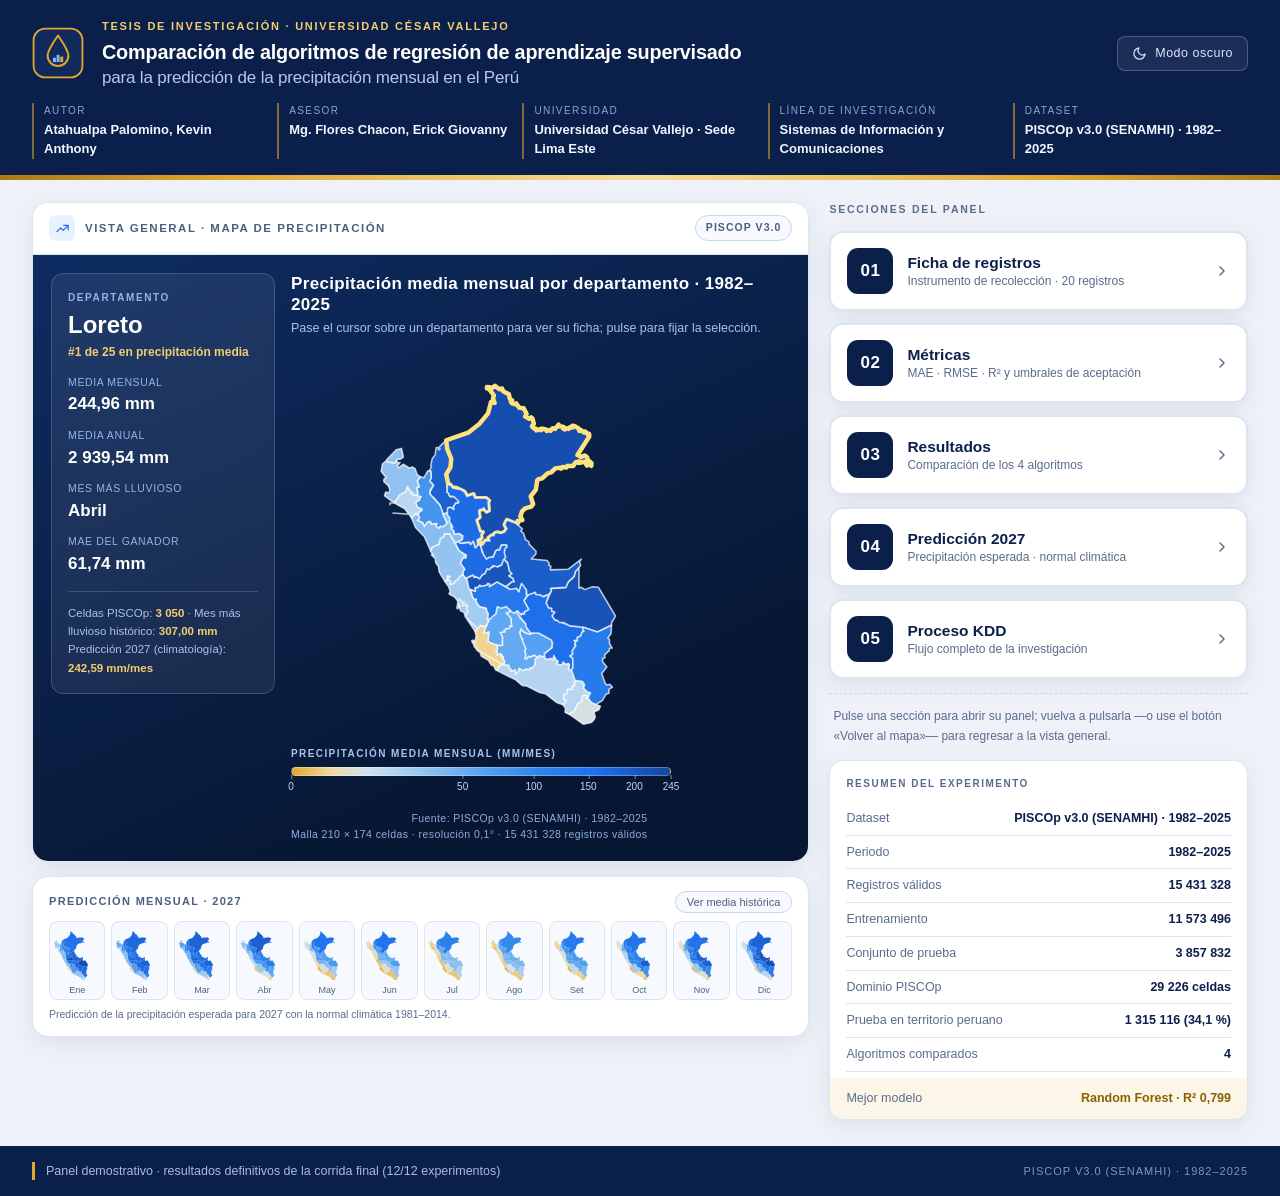
<file: docs/index.html>
<!DOCTYPE html>
<html lang="es" data-tema="claro">
<head>
<meta charset="utf-8">
<meta name="viewport" content="width=device-width, initial-scale=1">
<meta name="description" content="Panel demostrativo de la tesis Comparación de algoritmos de regresión de aprendizaje supervisado para la predicción de la precipitación mensual en el Perú. Universidad César Vallejo, Sede Lima Este.">
<title>Panel demostrativo · Predicción de la precipitación mensual en el Perú</title>

<!-- ══════════════════════════════════════════════════════════════
     1 · DATOS DEL PANEL
     Objeto único y al inicio del archivo. Actualícelo con
     motor/actualizar_panel.py; no lo edite a mano.

     FUENTE DE LOS VALORES ACTUALES — corrida final (12/12 experimentos)
       · metrics_todos.csv        → MAE, RMSE, R² y tiempos (config. full)
       · baseline_persistencia.csv → línea base de referencia
       · dm_matrix_full.csv / wilcoxon_matrix_full.csv → significancia
       · preds_RF_full.npy        → error del ganador por celda y departamento
       · precipitacion_2027_por_celda.csv → predicción 2027 (normal climática)
       · 05_PRODUCTO_ANEXOS/recalculo_espacial/ → dominio y departamentos
         (controles aprobados: MAE 47.5117 · RMSE 74.3312 · R² 0.7994)
     ══════════════════════════════════════════════════════════════ -->
<script>
const MENSUAL_CLIM = {
  "Amazonas": [175.02, 224.48, 240.75, 220.33, 198.26, 172.58, 159.64, 101.49, 151.70, 195.54, 148.98, 220.55],
  "Apurímac": [148.73, 157.38, 112.92, 45.68, 9.21, 6.35, 6.99, 15.39, 21.61, 41.13, 62.97, 103.19],
  "Arequipa": [48.70, 53.72, 39.16, 12.94, 1.65, 1.22, 1.55, 2.15, 3.37, 4.83, 8.41, 24.29],
  "Ayacucho": [122.17, 115.83, 108.23, 44.59, 9.82, 8.27, 10.38, 18.09, 27.05, 41.17, 42.04, 79.30],
  "Cajamarca": [96.34, 131.81, 158.12, 107.07, 60.76, 29.06, 20.74, 19.38, 41.11, 87.75, 82.96, 88.34],
  "Callao": [0.27, 0.74, 0.21, 0.20, 0.71, 0.93, 2.04, 1.40, 1.44, 0.36, 1.11, 0.43],
  "Cusco": [285.12, 283.75, 239.70, 127.40, 57.56, 49.28, 56.07, 54.19, 87.40, 172.06, 196.00, 246.70],
  "Huancavelica": [131.71, 124.24, 123.26, 50.19, 16.71, 9.48, 6.79, 11.78, 26.69, 45.71, 48.49, 82.90],
  "Huánuco": [251.73, 236.96, 259.23, 169.79, 108.53, 78.81, 67.38, 62.66, 95.37, 164.92, 194.14, 255.58],
  "Ica": [4.50, 6.32, 5.32, 1.05, 0.25, 0.23, 0.29, 0.31, 0.30, 0.66, 0.75, 2.30],
  "Junín": [237.85, 225.91, 237.80, 112.49, 74.96, 45.38, 39.30, 59.38, 92.69, 160.54, 145.16, 204.52],
  "La Libertad": [53.78, 68.79, 78.59, 57.98, 16.54, 5.27, 3.74, 3.54, 10.63, 32.51, 36.38, 46.56],
  "Lambayeque": [17.80, 31.78, 58.91, 32.50, 9.16, 1.92, 0.66, 0.83, 2.44, 5.73, 5.29, 7.38],
  "Lima": [53.52, 56.68, 59.83, 21.73, 3.64, 1.11, 1.22, 2.35, 5.65, 12.70, 18.97, 34.34],
  "Loreto": [238.24, 277.84, 294.95, 307.09, 235.01, 235.39, 185.07, 157.28, 207.78, 236.18, 243.81, 292.43],
  "Madre de Dios": [371.79, 298.09, 289.97, 194.28, 122.36, 110.13, 54.85, 64.03, 108.90, 301.87, 293.74, 361.33],
  "Moquegua": [52.37, 48.60, 37.27, 10.22, 1.31, 1.00, 1.31, 1.63, 1.60, 2.91, 9.20, 24.80],
  "Pasco": [399.30, 322.04, 325.89, 160.76, 117.90, 88.39, 69.93, 79.97, 124.45, 207.32, 275.76, 322.75],
  "Piura": [44.11, 88.12, 104.78, 54.42, 20.43, 6.16, 2.63, 2.76, 3.63, 9.21, 9.77, 21.23],
  "Puno": [273.08, 249.28, 196.38, 94.03, 39.30, 47.15, 31.84, 35.81, 66.05, 140.22, 159.37, 220.14],
  "San Martín": [171.33, 238.06, 239.89, 188.01, 121.65, 101.40, 89.23, 97.35, 130.90, 187.35, 187.80, 180.62],
  "Tacna": [26.87, 27.38, 15.76, 4.23, 0.80, 0.90, 1.25, 1.15, 1.45, 1.45, 2.79, 10.67],
  "Tumbes": [61.58, 132.19, 97.73, 55.07, 20.69, 3.29, 1.31, 0.28, 0.68, 1.68, 3.65, 19.81],
  "Ucayali": [294.13, 258.18, 255.02, 188.23, 110.85, 85.00, 60.93, 81.03, 125.87, 187.98, 300.95, 337.79],
  "Áncash": [50.74, 53.39, 74.48, 36.65, 11.73, 3.71, 2.74, 5.33, 9.95, 29.70, 35.59, 46.03],
};

const DATOS = {

  /* ── 1 · Identificación de la tesis ── */
  tesis: {
    cintillo: "Tesis de investigación · Universidad César Vallejo",
    titulo: "Comparación de algoritmos de regresión de aprendizaje supervisado",
    subtitulo: "para la predicción de la precipitación mensual en el Perú",
    autor: "Atahualpa Palomino, Kevin Anthony",
    asesor: "Mg. Flores Chacon, Erick Giovanny",
    universidad: "Universidad César Vallejo",
    sede: "Sede Lima Este",
    linea: "Sistemas de Información y Comunicaciones",
    dataset: "PISCOp v3.0 (SENAMHI) · 1982–2025",
    chip: "PISCOp v3.0",
    periodo: "1982–2025"
  },

  /* ── 2 · Resumen del experimento ──
     Conteos verificados directamente sobre features.parquet:
     29 226 celdas × 528 meses = 15 431 328 observaciones (1982–2025),
     partidas en train (≤ 2014) y test (> 2014). */
  resumen: {
    registros: 15431328,
    test: 3857832,
    train: 11573496,
    malla: "210 × 174 celdas",
    resolucion: "0,1°"
  },

  /* ── 3 · Ficha de registros: instrumento de recolección ── */
  ficha: {
    cab: {
      "Instrumento": "Ficha de registro [47] (Hernández Sampieri)",
      "Investigador(es)": "Atahualpa Palomino, Kevin Anthony",
      "Tipo de instrumento": "Registro documental (datos secundarios)",
      "Fuente de datos": "Open data – SENAMHI (PISCOp v3.0)",
      "Variable": "Precipitación mensual (variable dependiente)",
      "Unidad de medida": "milímetros (mm)",
      "Celda de registro": "Lat -12,05°, Lon -77,05° (Lima)",
      "Período registrado": "198201 – 198308 (20 meses)",
      "Criterio de σ": "Desviación estándar con N − 1"
    },
    dims: [
      {
        id: "D1",
        corto: "Magnitud",
        titulo: "D1. Magnitud de la precipitación",
        formula: "y(c,t) = P(c,t)",
        indicador: "Indicador: precipitación total mensual de la celda (mm/mes) [1]",
        cols: ["N°", "Fecha registro", "Código", "Mes de evaluación", "Lat (°)", "Lon (°)",
               "Valor registrado P(c,t) (mm)", "Total mensual y(c,t) (mm)"],
        filas: [
          ["1","19820101","1","198201","-12,05","-77,05","0,20","0,20"],
          ["2","19820201","2","198202","-12,05","-77,05","1,96","1,96"],
          ["3","19820301","3","198203","-12,05","-77,05","0,08","0,08"],
          ["4","19820401","4","198204","-12,05","-77,05","0,28","0,28"],
          ["5","19820501","5","198205","-12,05","-77,05","1,26","1,26"],
          ["6","19820601","6","198206","-12,05","-77,05","0,71","0,71"],
          ["7","19820701","7","198207","-12,05","-77,05","1,04","1,04"],
          ["8","19820801","8","198208","-12,05","-77,05","3,78","3,78"],
          ["9","19820901","9","198209","-12,05","-77,05","1,59","1,59"],
          ["10","19821001","10","198210","-12,05","-77,05","0,63","0,63"],
          ["11","19821101","11","198211","-12,05","-77,05","0,85","0,85"],
          ["12","19821201","12","198212","-12,05","-77,05","0,20","0,20"],
          ["13","19830101","13","198301","-12,05","-77,05","1,07","1,07"],
          ["14","19830201","14","198302","-12,05","-77,05","0,46","0,46"],
          ["15","19830301","15","198303","-12,05","-77,05","0,99","0,99"],
          ["16","19830401","16","198304","-12,05","-77,05","0,21","0,21"],
          ["17","19830501","17","198305","-12,05","-77,05","0,63","0,63"],
          ["18","19830601","18","198306","-12,05","-77,05","0,38","0,38"],
          ["19","19830701","19","198307","-12,05","-77,05","1,43","1,43"],
          ["20","19830801","20","198308","-12,05","-77,05","1,75","1,75"]
        ]
      },
      {
        id: "D2",
        corto: "Climatología",
        titulo: "D2. Climatología de la precipitación",
        formula: "μ(c,m) = (1/N)·Σ_y P(c,y,m)    σ(c,m) = √[ Σ_y (P(c,y,m) − μ(c,m))² / (N − 1) ]",
        indicador: "Indicadores: media mensual por celda [31][46]; desviación estándar interanual por mes [31][46]",
        cols: ["N°", "Fecha registro", "Código", "Mes de evaluación", "Lat (°)", "Lon (°)",
               "Valor registrado P(c,t) (mm)", "Media mensual μ(c,m) (mm)",
               "Desviación estándar σ(c,m) (mm)", "Media por celda (descriptivo, no predictor) (mm)"],
        filas: [
          ["1","19820101","1","198201","-12,05","-77,05","0,20","0,71","0,81","1,21"],
          ["2","19820201","2","198202","-12,05","-77,05","1,96","1,95","1,84","1,21"],
          ["3","19820301","3","198203","-12,05","-77,05","0,08","0,73","0,73","1,21"],
          ["4","19820401","4","198204","-12,05","-77,05","0,28","0,52","0,46","1,21"],
          ["5","19820501","5","198205","-12,05","-77,05","1,26","0,50","0,44","1,21"],
          ["6","19820601","6","198206","-12,05","-77,05","0,71","1,34","1,40","1,21"],
          ["7","19820701","7","198207","-12,05","-77,05","1,04","2,45","1,97","1,21"],
          ["8","19820801","8","198208","-12,05","-77,05","3,78","2,52","1,12","1,21"],
          ["9","19820901","9","198209","-12,05","-77,05","1,59","1,87","1,13","1,21"],
          ["10","19821001","10","198210","-12,05","-77,05","0,63","0,64","0,75","1,21"],
          ["11","19821101","11","198211","-12,05","-77,05","0,85","0,52","0,53","1,21"],
          ["12","19821201","12","198212","-12,05","-77,05","0,20","0,33","0,45","1,21"],
          ["13","19830101","13","198301","-12,05","-77,05","1,07","0,71","0,81","1,21"],
          ["14","19830201","14","198302","-12,05","-77,05","0,46","1,95","1,84","1,21"],
          ["15","19830301","15","198303","-12,05","-77,05","0,99","0,73","0,73","1,21"],
          ["16","19830401","16","198304","-12,05","-77,05","0,21","0,52","0,46","1,21"],
          ["17","19830501","17","198305","-12,05","-77,05","0,63","0,50","0,44","1,21"],
          ["18","19830601","18","198306","-12,05","-77,05","0,38","1,34","1,40","1,21"],
          ["19","19830701","19","198307","-12,05","-77,05","1,43","2,45","1,97","1,21"],
          ["20","19830801","20","198308","-12,05","-77,05","1,75","2,52","1,12","1,21"]
        ]
      },
      {
        id: "D3",
        corto: "Variabilidad",
        titulo: "D3. Variabilidad temporal de la precipitación",
        formula: "P_k(c,t) = P(c, t − k),  con k = 1, 2, 3 y 12",
        indicador: "Indicador: rezagos mensuales de la serie [10][24][26]",
        cols: ["N°", "Fecha registro", "Código", "Mes de evaluación", "Lat (°)", "Lon (°)",
               "Valor registrado P(c,t) (mm)", "Rezago P(c,t−1) (mm)", "Rezago P(c,t−2) (mm)",
               "Rezago P(c,t−3) (mm)", "Rezago P(c,t−12) (mm)"],
        filas: [
          ["1","19820101","1","198201","-12,05","-77,05","0,20","0,05","0,00","0,37","0,96"],
          ["2","19820201","2","198202","-12,05","-77,05","1,96","0,20","0,05","0,00","0,74"],
          ["3","19820301","3","198203","-12,05","-77,05","0,08","1,96","0,20","0,05","0,00"],
          ["4","19820401","4","198204","-12,05","-77,05","0,28","0,08","1,96","0,20","0,12"],
          ["5","19820501","5","198205","-12,05","-77,05","1,26","0,28","0,08","1,96","0,60"],
          ["6","19820601","6","198206","-12,05","-77,05","0,71","1,26","0,28","0,08","0,67"],
          ["7","19820701","7","198207","-12,05","-77,05","1,04","0,71","1,26","0,28","1,16"],
          ["8","19820801","8","198208","-12,05","-77,05","3,78","1,04","0,71","1,26","2,12"],
          ["9","19820901","9","198209","-12,05","-77,05","1,59","3,78","1,04","0,71","4,94"],
          ["10","19821001","10","198210","-12,05","-77,05","0,63","1,59","3,78","1,04","0,37"],
          ["11","19821101","11","198211","-12,05","-77,05","0,85","0,63","1,59","3,78","0,00"],
          ["12","19821201","12","198212","-12,05","-77,05","0,20","0,85","0,63","1,59","0,05"],
          ["13","19830101","13","198301","-12,05","-77,05","1,07","0,20","0,85","0,63","0,20"],
          ["14","19830201","14","198302","-12,05","-77,05","0,46","1,07","0,20","0,85","1,96"],
          ["15","19830301","15","198303","-12,05","-77,05","0,99","0,46","1,07","0,20","0,08"],
          ["16","19830401","16","198304","-12,05","-77,05","0,21","0,99","0,46","1,07","0,28"],
          ["17","19830501","17","198305","-12,05","-77,05","0,63","0,21","0,99","0,46","1,26"],
          ["18","19830601","18","198306","-12,05","-77,05","0,38","0,63","0,21","0,99","0,71"],
          ["19","19830701","19","198307","-12,05","-77,05","1,43","0,38","0,63","0,21","1,04"],
          ["20","19830801","20","198308","-12,05","-77,05","1,75","1,43","0,38","0,63","3,78"]
        ]
      }
    ]
  },

  /* ── 4 · Métricas de calidad y umbrales de aceptación ── */
  metricas: [
    {
      sigla: "MAE",
      nombre: "Error absoluto medio",
      clave: "mae", dec: 2, unidad: "mm",
      medidor: "relMae", decMedidor: 2,
      def: "Promedio del error absoluto entre la precipitación predicha y la observada, expresado en milímetros.",
      umbral: "Relación MAE / MAE de la persistencia menor que 0,90",
      umbralNum: 0.90, op: "<"
    },
    {
      sigla: "RMSE",
      nombre: "Raíz del error cuadrático medio",
      clave: "rmse", dec: 2, unidad: "mm",
      medidor: "relRmse", decMedidor: 2,
      def: "Raíz de la media de los errores al cuadrado; penaliza con más fuerza los errores grandes.",
      umbral: "Relación RMSE / RMSE de la persistencia menor que 0,90",
      umbralNum: 0.90, op: "<"
    },
    {
      sigla: "R²",
      nombre: "Coeficiente de determinación",
      clave: "r2", dec: 3, unidad: "",
      medidor: "r2", decMedidor: 3,
      def: "Proporción de la variabilidad de la precipitación mensual que es explicada por el modelo.",
      umbral: "R² mayor o igual que 0,75 (nivel excelente)",
      umbralNum: 0.75, op: ">="
    }
  ],

  /* ── 4b · Línea base de referencia: persistencia ──
     Se repite el último mes observado; no es un modelo entrenado. */
  persistencia: {
    nombre: "Persistencia",
    mae: 102.1623,
    rmse: 151.9961,
    r2: 0.1611
  },

  /* ── 4d · Dominio de evaluación ──
     Error del ganador (Random Forest, config. full) medido sobre TODAS las
     celdas con dato válido del dominio PISCOp (29,226 celdas), que
     incluye área adyacente al Perú, y sobre las 9,963 celdas
     dentro del territorio peruano. Justifica por qué el MAE en celdas
     peruanas (40,15 mm) no reproduce el MAE global del ganador
     (47,51 mm): son poblaciones distintas.
     Fuente: recalcular_espacial_final.py (controles aprobados). */
  dominio: {
    celdas: 29226,
    celdasPeru: 9963,
    obsPrueba: 3857832,
    obsPeru: 1315116,
    fracPeru: 34.1,
    maePeru: 40.1522,
    rmsePeru: 65.6279,
    r2Peru: 0.8337,
    skillPeru: 0.5253
  },

  /* ── 4c · Pruebas de significancia sobre el conjunto de prueba ──
     dm : p de Diebold-Mariano sobre el error cuadrático mensual (132 meses)
     w  : p de Wilcoxon con signo sobre el error absoluto mensual (132 meses)
     Se reporta la configuración final (full) de los cuatro algoritmos
     (dm_matrix_full.csv / wilcoxon_matrix_full.csv). */
  significancia: {
    alfa: 0.05,
    nota: "Se comparan las series mensuales de error (132 meses) de cada par de pronósticos sobre el conjunto de prueba: Diebold-Mariano sobre el error cuadrático medio y Wilcoxon sobre el error absoluto medio.",
    pares: [
      { par: "Regresión Ridge vs. Random Forest", dm: 0.09972444143290438, w: 3.361718164926984e-08 },
      { par: "Regresión Ridge vs. XGBoost", dm: 0.11360018182132037, w: 0.1321041594621494 },
      { par: "Regresión Ridge vs. KNN-FAISS", dm: 0.0, w: 1.0715156104633673e-09 },
      { par: "Regresión Ridge vs. persistencia", dm: 0.0, w: 2.1887449482205907e-23 }
    ]
  },

  /* ── 5 · Algoritmos comparados (conjunto de prueba, config. full) ──
     tiempo : segundos de la corrida (CV + ajuste + predicción) en metrics_todos.csv
     relMae / relRmse : métrica del modelo / métrica de la persistencia */
  modelos: [
    { modelo: "Regresión Ridge",  tiempo: 69, mae: 48.2946, rmse: 74.7296, r2: 0.7972, relMae: 0.47272, relRmse: 0.49165 },
    { modelo: "Random Forest",  tiempo: 28029.1, mae: 47.5117, rmse: 74.3312, r2: 0.7994, relMae: 0.46506, relRmse: 0.48903 },
    { modelo: "XGBoost",  tiempo: 1294.9, mae: 48.0462, rmse: 75.3657, r2: 0.7937, relMae: 0.47029, relRmse: 0.49584 },
    { modelo: "KNN-FAISS (HNSW)",  tiempo: 11234.5, mae: 50.567, rmse: 79.1685, r2: 0.7724, relMae: 0.49497, relRmse: 0.52086 }
  ],

  /* ── 6 · Predicción nacional 2027 (mm/mes) ──
     Normal climática mensual (μ) de 1981–2014, calculada sobre las
     10 665 celdas terrestres del Perú. */
  proyeccion: {
    anio: "2027",
    modelo: "la normal climática 1981–2014",
    serie: [
      { mes: "Ene", mm: 203.92 },
      { mes: "Feb", mm: 211.09 },
      { mes: "Mar", mm: 211.67 },
      { mes: "Abr", mm: 166.89 },
      { mes: "May", mm: 113.31 },
      { mes: "Jun", mm: 104.38 },
      { mes: "Jul", mm: 81.64 },
      { mes: "Ago", mm: 75.78 },
      { mes: "Set", mm: 108.03 },
      { mes: "Oct", mm: 156.12 },
      { mes: "Nov", mm: 170.58 },
      { mes: "Dic", mm: 210.02 },
    ]
  },

  /* ── 6b · Predicción mensual por departamento (2027) ──
     Valores de μ(c,m) para cada departamento y mes. */
  mensual: { "2027": MENSUAL_CLIM },

  /* ── 7 · Departamentos: precipitación media y geometría del mapa ──
        mm      : precipitación media mensual (mm/mes)
        anual   : precipitación media anual (mm)
        mes     : mes más lluvioso (clave corta)
        mmMes   : mm registrados en ese mes
        mae     : error absoluto medio del GANADOR, Random Forest (mm)
        celdas  : celdas PISCOp que lo componen
        proy    : predicción 2027 con la normal climática (mm/mes, media ponderada por área)
        d       : contorno del departamento en coordenadas lon,lat (grados)   */
  departamentos: [
    { n:"Amazonas", mm:186.45, anual:2237.41, mes:"Mar", mmMes:240.63, mae:51.9256, celdas:328, proy:184.11, d:"M-77.78,6.94L-78.00,6.97L-78.15,6.50L-78.51,6.08L-78.60,6.07L-78.71,5.83L-78.50,5.43L-78.70,5.19L-78.62,5.02L-78.64,4.67L-78.71,4.62L-78.60,4.42L-78.65,4.36L-78.57,3.99L-78.41,3.78L-78.35,3.38L-78.25,3.40L-78.22,3.51L-78.15,3.48L-78.19,3.36L-77.81,2.98L-77.76,3.44L-77.54,4.00L-77.58,4.44L-77.81,4.83L-77.68,5.29L-77.77,5.48L-77.76,5.82L-77.69,5.84L-77.63,6.01L-77.52,6.07L-77.47,6.00L-77.21,6.16L-77.13,6.32L-77.20,6.42L-77.28,6.38L-77.43,6.60L-77.39,6.74L-77.60,6.62L-77.71,6.64L-77.71,6.91L-77.78,6.94" },
    { n:"Apurímac", mm:62.05, anual:744.64, mes:"Feb", mmMes:157.35, mae:19.1745, celdas:176, proy:60.96, d:"M-73.24,13.48L-73.21,13.41L-72.91,13.38L-72.13,13.79L-72.06,13.93L-72.08,14.21L-72.49,14.53L-72.47,14.66L-72.59,14.71L-72.79,14.65L-72.85,14.76L-73.04,14.62L-73.29,14.74L-73.36,14.68L-73.47,14.84L-73.55,14.80L-73.51,14.54L-73.58,14.42L-73.51,14.27L-73.74,13.79L-73.67,13.73L-73.81,13.61L-73.83,13.25L-73.74,13.17L-73.73,13.27L-73.48,13.43L-73.24,13.48" },
    { n:"Arequipa", mm:17.43, anual:209.12, mes:"Feb", mmMes:53.63, mae:8.1075, celdas:536, proy:16.83, d:"M-71.84,17.17L-72.45,16.70L-72.76,16.63L-73.45,16.28L-73.70,16.25L-74.05,15.95L-75.06,15.45L-74.94,15.21L-74.76,15.10L-74.42,15.17L-74.30,15.48L-74.06,15.41L-74.06,15.63L-73.88,15.44L-73.87,15.32L-73.69,15.44L-73.44,15.36L-73.28,15.39L-73.28,15.29L-73.17,15.31L-73.02,15.13L-73.00,14.81L-72.74,14.64L-72.59,14.71L-72.47,14.66L-72.41,14.83L-72.13,14.78L-72.06,14.89L-71.99,14.63L-71.86,14.88L-71.75,14.94L-71.84,15.08L-71.62,15.14L-71.48,15.06L-71.51,14.98L-71.32,15.12L-71.21,15.05L-71.14,15.12L-71.17,15.42L-71.04,15.40L-70.92,15.64L-70.94,15.78L-70.80,16.05L-70.90,16.11L-70.84,16.24L-70.99,16.31L-70.96,16.48L-71.24,16.46L-71.29,16.73L-71.43,16.74L-71.47,16.95L-71.31,17.10L-71.42,17.24L-71.49,17.29L-71.84,17.17" },
    { n:"Ayacucho", mm:53.31, anual:639.67, mes:"Ene", mmMes:121.91, mae:17.9654, celdas:362, proy:52.25, d:"M-73.29,15.39L-73.44,15.36L-73.69,15.44L-73.87,15.32L-73.88,15.44L-74.07,15.63L-74.06,15.40L-74.30,15.48L-74.31,15.36L-74.42,15.30L-74.40,15.18L-74.75,15.11L-74.65,14.98L-74.75,14.84L-74.72,14.71L-74.83,14.74L-74.79,14.62L-74.88,14.54L-75.06,14.63L-75.05,14.43L-75.14,14.42L-75.03,14.27L-75.09,14.22L-75.03,14.07L-74.76,14.08L-74.77,13.61L-74.90,13.39L-74.63,13.35L-74.69,13.29L-74.57,13.18L-74.40,13.17L-74.38,13.03L-74.27,13.07L-74.32,12.60L-74.58,12.33L-74.41,12.30L-74.38,12.18L-74.13,12.33L-73.98,12.24L-73.80,12.62L-73.50,12.93L-73.41,13.21L-73.22,13.42L-73.24,13.48L-73.48,13.43L-73.73,13.27L-73.75,13.17L-73.85,13.40L-73.51,14.27L-73.58,14.42L-73.51,14.54L-73.55,14.80L-73.47,14.84L-73.36,14.68L-73.29,14.74L-73.04,14.62L-72.85,14.76L-73.00,14.81L-73.02,15.13L-73.17,15.31L-73.28,15.29L-73.29,15.39" },
    { n:"Cajamarca", mm:79.29, anual:951.52, mes:"Mar", mmMes:158.10, mae:33.1887, celdas:267, proy:76.95, d:"M-77.83,7.35L-77.75,7.48L-77.96,7.67L-78.13,7.65L-78.22,7.76L-78.38,7.63L-78.33,7.50L-78.62,7.55L-78.66,7.41L-78.79,7.39L-78.99,7.66L-79.07,7.47L-79.37,7.33L-79.25,7.20L-79.33,7.08L-79.31,6.90L-79.12,6.78L-79.14,6.70L-79.36,6.64L-79.45,6.41L-79.42,6.31L-79.25,6.22L-79.27,6.15L-79.18,6.04L-79.42,6.00L-79.33,5.89L-79.40,5.54L-79.27,5.52L-79.38,5.19L-79.21,4.96L-79.02,5.02L-78.80,4.64L-78.65,4.66L-78.62,5.02L-78.70,5.21L-78.50,5.42L-78.69,5.70L-78.70,5.89L-78.15,6.50L-77.83,7.35" },
    { n:"Callao", mm:0.92, anual:10.99, mes:"Jul", mmMes:2.04, mae:0.9343, celdas:1, proy:0.82, d:"M-77.24,12.06L-77.19,12.11L-77.24,12.06L-77.19,11.83L-77.13,11.82L-77.08,12.05L-77.17,12.07L-77.19,11.83" },
    { n:"Cusco", mm:155.77, anual:1869.23, mes:"Ene", mmMes:285.01, mae:36.4822, celdas:602, proy:154.60, d:"M-71.05,15.43L-71.17,15.42L-71.14,15.12L-71.21,15.05L-71.32,15.12L-71.51,14.98L-71.48,15.06L-71.62,15.14L-71.84,15.07L-71.75,14.94L-71.86,14.88L-71.99,14.63L-72.05,14.89L-72.15,14.78L-72.32,14.84L-72.47,14.79L-72.50,14.55L-72.08,14.21L-72.06,13.93L-72.13,13.79L-72.80,13.42L-73.25,13.41L-73.49,13.07L-73.50,12.93L-73.97,12.35L-73.96,12.21L-73.75,12.43L-73.70,12.34L-73.59,12.40L-73.58,12.28L-73.35,12.14L-73.61,11.66L-73.33,11.31L-72.98,11.21L-72.96,11.33L-72.71,11.35L-72.55,11.45L-72.25,11.32L-72.40,11.79L-72.27,12.05L-72.10,12.08L-72.10,12.23L-71.93,12.29L-72.08,12.49L-71.96,12.68L-71.11,13.03L-70.40,13.09L-70.42,13.25L-70.35,13.31L-70.45,13.36L-70.54,13.58L-70.72,13.66L-70.71,13.84L-70.88,13.82L-70.81,13.91L-70.86,14.03L-70.79,14.08L-70.99,14.38L-70.97,14.57L-71.12,14.65L-70.97,14.77L-70.95,15.30L-71.05,15.43" },
    { n:"Huancavelica", mm:57.21, anual:686.48, mes:"Ene", mmMes:131.64, mae:19.825, celdas:187, proy:56.50, d:"M-74.78,14.04L-74.77,14.09L-75.01,14.07L-75.06,14.13L-75.11,14.03L-75.17,14.07L-75.55,13.89L-75.50,13.36L-75.69,13.44L-75.81,13.39L-75.71,13.29L-75.72,13.11L-75.63,13.06L-75.61,12.86L-75.51,12.78L-75.58,12.64L-75.47,12.68L-75.32,12.49L-75.22,12.46L-75.22,12.39L-75.13,12.38L-75.05,12.00L-74.84,12.07L-74.57,11.98L-74.35,12.14L-74.41,12.30L-74.58,12.33L-74.32,12.60L-74.27,13.06L-74.38,13.03L-74.40,13.17L-74.57,13.18L-74.69,13.29L-74.63,13.35L-74.90,13.39L-74.77,13.61L-74.78,14.04" },
    { n:"Huánuco", mm:164.26, anual:1971.16, mes:"Mar", mmMes:259.18, mae:40.5086, celdas:305, proy:162.09, d:"M-76.48,10.33L-76.72,10.48L-76.87,10.37L-76.92,10.12L-76.81,9.96L-77.05,9.64L-76.87,9.29L-76.77,9.37L-76.73,9.23L-77.11,8.97L-77.29,8.64L-77.27,8.47L-77.13,8.44L-77.05,8.55L-76.92,8.57L-76.54,8.50L-76.50,8.62L-76.37,8.41L-76.23,8.80L-76.11,8.65L-76.13,8.37L-76.00,8.32L-75.88,9.01L-75.62,9.41L-75.45,9.30L-75.27,9.30L-75.14,8.97L-75.05,8.90L-74.94,8.93L-74.80,8.63L-74.53,8.66L-74.51,8.76L-74.66,8.96L-74.59,9.30L-74.82,9.75L-75.11,9.85L-75.29,9.78L-75.28,9.86L-75.39,9.88L-75.47,10.00L-75.59,9.95L-75.71,10.21L-75.84,10.26L-76.00,10.49L-76.20,10.38L-76.31,10.41L-76.34,10.29L-76.48,10.33" },
    { n:"Ica", mm:2.02, anual:24.27, mes:"Feb", mmMes:6.31, mae:1.2791, celdas:178, proy:1.86, d:"M-74.78,15.11L-74.93,15.19L-75.05,15.43L-75.14,15.41L-75.23,15.20L-75.37,15.15L-75.52,14.90L-75.92,14.66L-75.97,14.47L-76.14,14.35L-76.14,14.23L-76.30,14.16L-76.28,13.91L-76.39,13.91L-76.37,13.80L-76.25,13.85L-76.19,13.58L-76.25,13.32L-76.16,13.19L-75.96,13.00L-75.80,13.06L-75.61,12.97L-75.81,13.40L-75.69,13.44L-75.50,13.36L-75.56,13.87L-75.07,14.09L-75.03,14.27L-75.14,14.42L-75.05,14.43L-75.06,14.62L-74.88,14.54L-74.79,14.62L-74.85,14.67L-74.80,14.75L-74.72,14.71L-74.77,14.79L-74.66,14.90L-74.67,15.05L-74.78,15.11L-76.18,14.30L-76.45,13.82" },
    { n:"Junín", mm:136.48, anual:1637.80, mes:"Ene", mmMes:237.87, mae:33.1755, celdas:369, proy:136.33, d:"M-75.43,12.63L-75.47,12.68L-75.58,12.64L-75.55,12.37L-75.67,12.06L-76.01,11.99L-76.20,11.73L-76.19,11.59L-76.30,11.60L-76.38,11.50L-76.49,11.09L-76.23,11.15L-76.28,10.92L-76.12,10.96L-75.99,10.82L-75.94,10.89L-75.61,10.82L-75.57,10.73L-75.46,10.77L-75.47,10.90L-75.06,10.65L-74.40,11.04L-74.01,10.99L-73.89,11.18L-73.77,10.74L-73.59,10.85L-73.47,11.09L-73.48,11.35L-73.42,11.38L-73.61,11.66L-73.35,12.14L-73.58,12.28L-73.59,12.39L-73.70,12.35L-73.75,12.43L-73.96,12.21L-74.12,12.33L-74.22,12.30L-74.57,11.98L-74.84,12.07L-75.05,12.00L-75.13,12.38L-75.43,12.63" },
    { n:"La Libertad", mm:35.17, anual:421.99, mes:"Mar", mmMes:78.58, mae:13.6936, celdas:212, proy:34.53, d:"M-78.56,8.78L-78.65,8.97L-78.99,8.21L-79.47,7.71L-79.69,7.18L-79.50,6.97L-79.32,7.03L-79.25,7.20L-79.37,7.33L-79.07,7.47L-78.99,7.66L-78.84,7.44L-78.68,7.39L-78.62,7.55L-78.32,7.50L-78.38,7.63L-78.22,7.76L-78.13,7.65L-77.96,7.67L-77.74,7.47L-78.00,6.99L-77.77,6.93L-77.62,7.18L-77.63,7.41L-77.52,7.51L-77.54,7.65L-77.46,7.69L-77.53,7.77L-77.38,7.91L-77.39,8.05L-77.11,8.03L-76.91,8.17L-76.98,8.40L-77.33,8.53L-77.65,8.05L-77.90,8.06L-77.93,8.20L-78.12,8.31L-78.20,8.63L-78.56,8.78" },
    { n:"Lambayeque", mm:15.57, anual:186.81, mes:"Mar", mmMes:58.89, mae:13.4189, celdas:115, proy:14.53, d:"M-80.72,6.92L-79.82,6.99L-80.07,6.68L-80.63,6.38L-80.34,5.96L-80.00,5.76L-79.90,5.48L-79.82,5.67L-79.75,5.68L-79.74,5.84L-79.62,5.80L-79.60,5.94L-79.18,6.04L-79.27,6.15L-79.25,6.22L-79.42,6.31L-79.45,6.41L-79.36,6.64L-79.14,6.70L-79.12,6.78L-79.30,6.89L-79.32,7.03L-79.45,6.95L-79.69,7.18L-79.82,6.99" },
    { n:"Lima", mm:23.12, anual:277.43, mes:"Mar", mmMes:59.80, mae:9.8613, celdas:290, proy:22.64, d:"M-76.12,13.17L-76.25,13.32L-76.79,12.51L-76.62,12.24L-76.72,12.10L-76.67,11.92L-76.73,11.87L-76.92,11.96L-76.94,11.83L-76.81,11.75L-76.98,11.73L-77.07,11.57L-77.19,11.68L-77.35,11.47L-77.66,11.29L-77.59,11.18L-77.66,10.95L-77.89,10.61L-77.77,10.57L-77.75,10.32L-77.63,10.32L-77.74,10.57L-77.65,10.52L-77.64,10.60L-77.58,10.59L-77.59,10.79L-77.40,10.72L-77.07,10.34L-76.91,10.27L-76.73,10.48L-76.38,11.50L-76.30,11.60L-76.19,11.59L-76.20,11.73L-76.01,11.99L-75.64,12.11L-75.67,12.19L-75.55,12.37L-75.58,12.72L-75.51,12.79L-75.67,13.02L-75.80,13.06L-75.94,12.99L-76.12,13.17L-76.78,12.52L-76.85,12.30L-77.04,12.21L-77.10,11.86L-77.20,11.77L-77.07,11.57L-76.98,11.73L-76.81,11.76L-76.94,11.83L-76.92,11.96L-76.73,11.87L-76.64,11.96L-76.72,12.10L-76.62,12.24L-76.78,12.52" },
    { n:"Loreto", mm:244.96, anual:2939.54, mes:"Abr", mmMes:307.00, mae:61.7446, celdas:3050, proy:242.59, d:"M-75.96,8.70L-75.99,8.32L-75.91,8.26L-75.94,8.11L-75.84,7.96L-75.99,7.95L-76.20,7.31L-76.01,7.14L-76.06,6.81L-75.99,6.72L-75.85,6.72L-75.79,6.64L-75.63,6.84L-75.51,6.78L-75.55,6.34L-75.50,6.26L-75.66,6.12L-76.27,6.12L-76.34,5.91L-76.69,6.03L-76.83,5.77L-77.25,5.57L-77.49,5.55L-77.60,5.39L-77.69,5.41L-77.81,4.83L-77.58,4.44L-77.54,4.00L-77.76,3.44L-77.81,2.99L-76.62,2.58L-76.04,2.13L-75.55,1.54L-75.39,0.92L-75.19,0.97L-75.28,0.73L-75.23,0.56L-75.51,0.20L-75.61,0.19L-75.61,0.11L-75.29,0.15L-75.18,0.04L-74.93,0.23L-74.79,0.19L-74.73,0.34L-74.42,0.50L-74.37,0.73L-74.25,0.83L-74.32,0.88L-74.27,0.98L-74.06,1.05L-74.02,1.00L-73.86,1.23L-73.62,1.26L-73.46,1.57L-73.54,1.70L-73.32,1.83L-73.22,1.75L-73.15,1.80L-73.07,2.09L-73.17,2.23L-73.06,2.36L-72.97,2.35L-72.94,2.46L-72.72,2.39L-72.68,2.45L-72.63,2.36L-72.41,2.41L-72.37,2.49L-72.25,2.43L-72.16,2.48L-72.06,2.34L-71.92,2.38L-71.73,2.14L-71.72,2.22L-71.52,2.25L-71.50,2.35L-71.45,2.28L-71.40,2.41L-71.29,2.34L-71.18,2.38L-71.12,2.28L-70.98,2.30L-71.00,2.21L-70.86,2.22L-70.65,2.35L-70.61,2.48L-70.55,2.42L-70.42,2.53L-70.30,2.51L-70.36,2.57L-70.24,2.55L-70.14,2.70L-70.08,2.65L-70.07,2.79L-70.71,3.79L-70.50,3.89L-70.33,3.81L-70.19,3.91L-70.16,4.04L-69.95,4.23L-69.96,4.38L-70.11,4.26L-70.20,4.36L-70.32,4.14L-70.50,4.20L-70.55,4.14L-70.57,4.21L-70.64,4.13L-70.68,4.21L-70.76,4.16L-70.84,4.22L-70.94,4.38L-71.27,4.38L-71.31,4.46L-71.51,4.44L-71.60,4.53L-71.61,4.47L-71.91,4.51L-72.13,4.73L-72.33,4.78L-72.62,5.05L-72.82,5.10L-72.89,5.16L-72.96,5.66L-73.24,6.03L-73.11,6.45L-73.21,6.58L-73.54,6.68L-73.71,6.84L-73.80,7.11L-73.69,7.31L-73.95,7.35L-73.92,7.46L-73.98,7.53L-74.52,7.30L-74.65,7.56L-74.52,7.78L-74.65,7.95L-74.85,8.03L-75.06,7.98L-75.19,8.03L-75.23,8.15L-75.32,8.13L-75.51,8.27L-75.44,8.44L-75.68,8.42L-75.82,8.64L-75.96,8.70" },
    { n:"Madre de Dios", mm:214.66, anual:2575.97, mes:"Ene", mmMes:372.08, mae:49.0805, celdas:706, proy:214.28, d:"M-70.40,13.10L-71.11,13.03L-71.46,12.85L-71.68,12.85L-71.82,12.72L-71.91,12.73L-72.08,12.49L-71.93,12.29L-72.10,12.23L-72.10,12.08L-72.27,12.05L-72.40,11.78L-72.12,11.12L-72.17,11.00L-71.35,10.96L-71.21,10.65L-70.89,10.35L-70.83,10.09L-70.63,9.88L-70.63,11.00L-70.53,10.94L-70.31,11.07L-69.93,10.92L-69.58,10.94L-68.65,12.50L-68.87,12.87L-68.87,13.00L-69.63,13.36L-70.40,13.10" },
    { n:"Moquegua", mm:16.38, anual:196.52, mes:"Ene", mmMes:52.28, mae:7.7829, celdas:137, proy:16.02, d:"M-71.08,17.73L-71.14,17.82L-71.38,17.71L-71.36,17.49L-71.49,17.29L-71.31,17.09L-71.47,16.95L-71.43,16.75L-71.29,16.73L-71.24,16.46L-70.96,16.47L-70.99,16.31L-70.84,16.24L-70.90,16.11L-70.81,16.05L-70.82,15.98L-70.72,16.03L-70.56,15.98L-70.33,16.20L-70.38,16.39L-70.32,16.47L-70.10,16.65L-70.02,16.63L-70.00,16.73L-70.22,16.96L-70.18,16.82L-70.31,16.77L-70.44,16.84L-70.45,17.08L-70.68,17.22L-70.91,17.69L-71.08,17.73" },
    { n:"Pasco", mm:209.16, anual:2509.95, mes:"Ene", mmMes:399.20, mae:48.5022, celdas:198, proy:207.87, d:"M-76.27,10.95L-76.23,11.15L-76.58,11.02L-76.70,10.44L-76.34,10.29L-76.31,10.41L-76.20,10.38L-76.00,10.49L-75.84,10.26L-75.71,10.21L-75.59,9.95L-75.47,10.00L-75.39,9.88L-75.28,9.86L-75.29,9.78L-75.01,9.84L-74.81,9.74L-74.71,9.45L-74.58,9.48L-74.58,9.57L-74.48,9.63L-74.39,10.05L-74.25,10.21L-74.41,10.33L-74.19,10.46L-74.14,10.67L-74.23,10.63L-74.57,10.91L-75.06,10.65L-75.47,10.90L-75.46,10.77L-75.57,10.73L-75.61,10.82L-75.94,10.89L-75.99,10.82L-76.12,10.96L-76.27,10.95" },
    { n:"Piura", mm:31.23, anual:374.79, mes:"Mar", mmMes:104.76, mae:24.3901, celdas:291, proy:30.60, d:"M-80.63,6.37L-81.15,5.99L-81.08,5.79L-80.92,5.84L-80.85,5.69L-80.93,5.46L-81.19,5.22L-81.17,5.08L-81.06,5.02L-81.33,4.67L-81.26,4.28L-81.04,4.09L-80.97,4.17L-80.62,4.23L-80.49,4.08L-80.45,4.21L-80.31,4.20L-80.45,4.38L-80.39,4.49L-80.14,4.29L-79.81,4.49L-79.63,4.44L-79.49,4.53L-79.39,4.83L-79.21,4.97L-79.38,5.19L-79.27,5.52L-79.40,5.54L-79.36,5.93L-79.60,5.94L-79.62,5.80L-79.74,5.84L-79.75,5.68L-79.82,5.67L-79.90,5.48L-80.00,5.76L-80.34,5.96L-80.63,6.37L-80.85,6.38L-80.86,6.48L-80.85,6.38" },
    { n:"Puno", mm:128.94, anual:1547.33, mes:"Ene", mmMes:272.28, mae:35.5826, celdas:610, proy:129.39, d:"M-69.57,17.19L-69.73,17.30L-70.04,17.13L-70.15,16.94L-70.00,16.65L-70.17,16.61L-70.38,16.39L-70.32,16.22L-70.44,16.04L-70.84,15.97L-71.04,15.40L-70.95,15.30L-70.97,14.77L-71.12,14.65L-70.97,14.57L-70.99,14.38L-70.79,14.08L-70.86,14.03L-70.81,13.91L-70.88,13.82L-70.71,13.84L-70.72,13.66L-70.54,13.58L-70.45,13.36L-70.35,13.31L-70.42,13.25L-70.40,13.11L-69.63,13.36L-68.87,13.00L-68.90,13.46L-69.07,13.69L-68.98,13.76L-68.98,13.98L-68.83,14.23L-68.98,14.24L-69.00,14.38L-69.23,14.58L-69.23,14.75L-69.36,14.81L-69.35,14.97L-69.12,15.26L-69.40,15.61L-69.20,16.16L-69.10,16.23L-68.96,16.19L-68.82,16.35L-69.00,16.45L-69.01,16.67L-69.17,16.73L-69.37,17.07L-69.57,17.19" },
    { n:"San Martín", mm:163.31, anual:1959.70, mes:"Mar", mmMes:239.94, mae:47.8955, celdas:414, proy:161.13, d:"M-76.35,8.43L-76.48,8.62L-76.55,8.50L-77.05,8.55L-77.14,8.48L-76.93,8.36L-76.91,8.16L-77.11,8.03L-77.37,8.06L-77.38,7.91L-77.52,7.77L-77.46,7.68L-77.54,7.65L-77.49,7.60L-77.63,7.41L-77.62,7.18L-77.75,7.02L-77.74,6.68L-77.61,6.61L-77.39,6.74L-77.43,6.60L-77.28,6.38L-77.16,6.40L-77.13,6.30L-77.40,6.03L-77.63,6.01L-77.69,5.84L-77.76,5.82L-77.74,5.40L-77.60,5.39L-77.44,5.58L-77.04,5.65L-76.83,5.78L-76.69,6.03L-76.34,5.91L-76.27,6.12L-75.66,6.12L-75.50,6.25L-75.55,6.34L-75.51,6.78L-75.63,6.84L-75.79,6.64L-75.85,6.72L-75.99,6.72L-76.06,6.81L-76.01,7.14L-76.20,7.31L-75.99,7.95L-75.84,7.96L-75.94,8.11L-75.91,8.26L-76.13,8.37L-76.11,8.65L-76.23,8.80L-76.35,8.43" },
    { n:"Tacna", mm:8.04, anual:96.51, mes:"Feb", mmMes:27.33, mae:4.1107, celdas:133, proy:7.89, d:"M-69.82,18.12L-69.97,18.26L-70.38,18.35L-71.14,17.82L-71.08,17.72L-70.91,17.69L-70.68,17.22L-70.45,17.08L-70.44,16.84L-70.32,16.77L-70.18,16.82L-70.25,16.95L-70.15,16.92L-69.94,17.20L-69.47,17.37L-69.55,17.57L-69.82,17.69L-69.75,17.95L-69.82,18.12" },
    { n:"Tumbes", mm:32.71, anual:392.57, mes:"Feb", mmMes:132.19, mae:19.7458, celdas:37, proy:33.16, d:"M-80.67,4.21L-80.97,4.17L-81.04,4.09L-81.00,4.00L-80.51,3.50L-80.23,3.43L-80.13,3.90L-80.30,4.02L-80.44,4.00L-80.59,4.21L-80.67,4.21" },
    { n:"Ucayali", mm:191.37, anual:2296.49, mes:"Dic", mmMes:337.94, mae:43.8098, celdas:869, proy:190.50, d:"M-72.25,11.32L-72.61,11.44L-72.71,11.35L-72.96,11.33L-72.98,11.21L-73.44,11.37L-73.47,11.08L-73.74,10.73L-73.89,11.18L-74.01,10.99L-74.35,11.06L-74.57,10.91L-74.23,10.63L-74.13,10.65L-74.19,10.46L-74.41,10.33L-74.25,10.21L-74.39,10.05L-74.48,9.62L-74.68,9.41L-74.59,9.30L-74.67,9.08L-74.62,8.83L-74.51,8.75L-74.55,8.64L-74.83,8.65L-74.94,8.93L-75.05,8.90L-75.14,8.97L-75.29,9.31L-75.45,9.30L-75.63,9.41L-75.78,9.20L-75.95,8.70L-75.82,8.64L-75.68,8.42L-75.44,8.44L-75.51,8.27L-75.32,8.13L-75.23,8.15L-75.19,8.03L-75.06,7.98L-74.85,8.03L-74.65,7.95L-74.52,7.78L-74.65,7.56L-74.52,7.30L-74.05,7.48L-73.69,7.78L-73.77,7.90L-73.63,8.02L-73.53,8.35L-73.33,8.49L-73.33,8.61L-72.95,8.99L-72.96,9.14L-73.21,9.41L-72.36,9.49L-72.25,9.62L-72.26,9.75L-72.15,9.80L-72.18,10.00L-71.22,9.97L-70.50,9.42L-70.60,9.56L-70.54,9.77L-70.82,10.09L-70.89,10.35L-71.21,10.65L-71.33,10.94L-72.17,11.00L-72.12,11.12L-72.25,11.32" },
    { n:"Áncash", mm:30.22, anual:362.62, mes:"Mar", mmMes:74.48, mae:11.3825, celdas:291, proy:30.00, d:"M-77.29,10.56L-77.40,10.72L-77.59,10.79L-77.58,10.59L-77.75,10.53L-77.60,10.36L-77.75,10.32L-77.77,10.57L-77.89,10.61L-78.19,10.11L-78.23,9.80L-78.37,9.63L-78.41,9.36L-78.53,9.28L-78.50,9.19L-78.56,9.25L-78.61,9.18L-78.56,9.13L-78.66,8.99L-78.55,8.77L-78.20,8.63L-78.12,8.31L-77.93,8.20L-77.89,8.06L-77.62,8.07L-77.11,8.97L-76.73,9.21L-76.76,9.36L-76.84,9.26L-77.05,9.64L-76.81,9.96L-76.92,10.12L-76.91,10.27L-77.07,10.34L-77.19,10.55L-77.29,10.56" }
  ],

  /* ── 8 · Proceso KDD (sección 05) ──
     Cinco zonas apiladas en fila, con la estética de docs/flow.html
     (banda vertical, barra de título, paneles internos y flechas),
     reordenadas en vertical para que quepan dentro de la sección.
     TODAS las cifras provienen de la corrida final (RESULTADOS KAGGLE/results),
     verificadas contra features.parquet: 29 226 celdas × 528 meses
     (1982–2025) = 15 431 328 observaciones; train 11 573 496 y test
     3 857 832 al partir por anio > 2014.
     Las métricas de las zonas 03 y 04 corresponden a la configuración
     full (10 variables: lat, lon, mes_sin, mes_cos, μ, σ y los
     rezagos P_lag1, P_lag2, P_lag3 y P_lag12).
     Ajustes frente a docs/flow.html:
       · Métricas finales (config. full): RF 47,51 / 74,33 / 0,799 (ganador),
         Ridge 48,29 / 74,73 / 0,797 ·
         XGB 48,05 / 75,37 / 0,794 ·
         KNN-FAISS 50,57 / 79,17 / 0,772
       · El TRAIN de flow.html (11 573 496) era correcto: el periodo
         arranca en 1982, no en 1981, por lo que son 396 meses de
         entrenamiento y 528 en total.
       · Se elimina el diagrama de dispersión con «puntos ilustrativos»,
         por no ser defendible ante el tribunal.
     No se copia la cabecera institucional de flow.html: ya vive en la
     cabecera de este panel. */
  kdd: {

    /* Zona 01 · Recolección — tabla de parámetros de la fuente */
    fuente: { sigla: "PISCOp v3.0", org: "SENAMHI" },
    /* 29 226 × 528 = 15 431 328: celdas con dato por los meses del
       periodo. Es el total de observaciones efectivamente usadas. */
    registros: 15431328,
    kv: [
      ["Periodo", "1982–2025 (44 años) · 528 meses"],
      ["Malla", "210 × 174 celdas · 29 226 con dato"],
      ["Resolución", "0,1° (≈ 10 km)"]
    ],

    /* Zona 02 · ETL — depuración de celdas y partición.
       La malla teórica tiene 210 × 174 = 36 540 celdas; quedan 29 226
       con dato válido (79,98 %). Cada una conserva los 528 meses. */
    etl: {
      bruto: 36540,
      valido: 29226,
      pct: 79.98,
      procesos: ["Limpieza de centinelas", "Variables lags 1 · 2 · 3 · 12", "Partición train / test"],
      train: 11573496,
      trainMeses: "1982–2014 · 396 meses",
      test: 3857832,
      testMeses: "2015–2025 · 132 meses"
    },

    /* Zona 03 · Modelos — resultados de la corrida (config full).
       Las barras se escalan contra la persistencia (152,00 mm) para que
       se aprecie que cada modelo la reduce aproximadamente a la mitad. */
    modelos: [
      { corto: "Ridge", nombre: "Regresión Ridge", mae: 48.29, rmse: 74.73, r2: 0.797, tiempo: "69,0 s" },
      { corto: "RF", nombre: "Random Forest", mae: 47.51, rmse: 74.33, r2: 0.799, tiempo: "7 h 47 min", ganador: true },
      { corto: "XGBoost", nombre: "XGBoost", mae: 48.05, rmse: 75.37, r2: 0.794, tiempo: "1 294,9 s" },
      { corto: "KNN-FAISS", nombre: "KNN-FAISS (HNSW)", mae: 50.57, rmse: 79.17, r2: 0.772, tiempo: "3 h 7 min" }
    ],

    /* Zona 04 · Evaluación — métricas del modelo ganador y sus umbrales.
       rel = métrica del modelo / métrica de la persistencia.
       Umbrales: rel MAE y rel RMSE < 0,90 · R² ≥ 0,75.
       Se rotula la configuración porque la corrida probó tres: base
       (4 variables), clim (6) y full (10); estas métricas son de full. */
    evaluacion: {
      modelo: "Random Forest",
      config: "config. full · 10 variables",
      metricas: [
        { sigla: "MAE",  valor: "47,51 mm", rel: "0,47", nota: "rel. vs persistencia (102,16 mm)", cumple: true },
        { sigla: "RMSE", valor: "74,33 mm", rel: "0,49", nota: "rel. vs persistencia (152,00 mm)", cumple: true },
        { sigla: "R²",   valor: "0,799",  rel: "—",    nota: "coeficiente de determinación",     cumple: true }
      ],
      veredicto: "3 de 3 umbrales de aceptación cumplidos",
      skill: "Skill frente a la persistencia: 0,535",
      significancia: "Diebold-Mariano (p < 0,001) y Wilcoxon (p = 2,19 × 10⁻²³) confirman la mejora sobre la persistencia"
    },

    /* Zona 05 · Reporte */
    reporte: {
      titulo: "System summary",
      conclusiones: [
        "Random Forest obtuvo el mejor desempeño en MAE, RMSE y R² (47,51 mm, 74,33 mm y 0,799).",
        "Los 4 algoritmos superaron los umbrales de aceptación y la línea base de persistencia (102,16 mm).",
        "La predicción 2027 y el análisis regional de los 25 departamentos se calcularon con la normal climática 1981–2014."
      ],
      pie: "Datos: PISCOp v3.0 (SENAMHI) · 1982–2025 · 15 431 328 registros · cifras de la corrida final (12/12 experimentos)"
    }
  },

  /* ── 8 · Texto del pie de página ── */
  pie: "Panel demostrativo · resultados definitivos de la corrida final (12/12 experimentos)"

};
</script>

<!-- ══════════════════════════════════════════════════════════════
     2 · ESTILOS
     ══════════════════════════════════════════════════════════════ -->
<style>
/* ---------- Variables de tema ---------- */
:root{
  --navy:#0b1f4b;
  --navy-2:#12295c;
  --accent:#1f6feb;
  --accent-2:#4c93ff;
  --accent-soft:#e9f1ff;
  --accent-ink:#1a5fd0;
  --gold:#e0a82e;
  --gold-2:#f2cd72;
  --gold-ink:#8a6100;
  --green:#12744a;

  --bg:#eef2f8;
  --surface:#ffffff;
  --surface-2:#f6f9fd;
  --border:#dce4f0;
  --border-2:#c9d6ea;
  --text:#0b1f4b;
  --text-2:#4d5f80;
  --text-3:#5a6b8c;

  --cab-bg:#0b1f4b;
  --pie-bg:#0b1f4b;
  --shadow:0 6px 22px rgba(11,31,75,.08);
  --shadow-lg:0 14px 40px rgba(11,31,75,.14);

  --map-1:#0e2c62;
  --map-2:#071733;
}
html[data-tema="oscuro"]{
  --navy:#0a1733;
  --navy-2:#12234a;
  --accent:#4c93ff;
  --accent-ink:#7db8ff;
  --accent-2:#7db8ff;
  --accent-soft:rgba(76,147,255,.14);
  --gold:#f0bc46;
  --gold-2:#f7d68a;
  --gold-ink:#f0bc46;
  --green:#3ec48a;

  --bg:#060d1e;
  --surface:#0c1730;
  --surface-2:#111e3e;
  --border:#1f2e52;
  --border-2:#2b3d66;
  --text:#e9eefb;
  --text-2:#a4b4d1;
  --text-3:#7d8ead;

  --cab-bg:#0a1733;
  --pie-bg:#08132c;
  --shadow:0 8px 26px rgba(0,0,0,.34);
  --shadow-lg:0 16px 44px rgba(0,0,0,.45);
}

/* ---------- Base ---------- */
*,*::before,*::after{box-sizing:border-box}
html,body{margin:0;padding:0}
body{
  font-family:"Segoe UI",-apple-system,BlinkMacSystemFont,Roboto,"Helvetica Neue",Arial,sans-serif;
  background:var(--bg);
  color:var(--text);
  font-size:15px;
  line-height:1.5;
  -webkit-font-smoothing:antialiased;
  text-rendering:optimizeLegibility;
}
h1,h2,h3,h4{margin:0;font-weight:600;line-height:1.25}
p{margin:0}
button{font-family:inherit;color:inherit}
:focus-visible{outline:2px solid var(--accent);outline-offset:2px}
.mono{font-variant-numeric:tabular-nums}
.ahora-solo-lectura{position:absolute;width:1px;height:1px;overflow:hidden;clip:rect(0 0 0 0)}

/* Barras de desplazamiento discretas */
.vista::-webkit-scrollbar,.tabla-marco::-webkit-scrollbar{width:9px;height:9px}
.vista::-webkit-scrollbar-thumb,.tabla-marco::-webkit-scrollbar-thumb{background:var(--border-2);border-radius:9px}
.vista::-webkit-scrollbar-track,.tabla-marco::-webkit-scrollbar-track{background:transparent}

/* ══════════ 2.1 · CABECERA ══════════ */
.cabecera{background:var(--cab-bg);color:#fff}
.cab-int{
  max-width:1560px;margin:0 auto;padding:18px clamp(14px,3vw,32px) 14px;
  display:flex;align-items:center;gap:18px;
}
.escudo{flex:none;width:52px;height:52px}
.escudo svg{width:100%;height:100%;display:block}
.cab-texto{min-width:0;flex:1}
.cintillo{
  font-size:11px;letter-spacing:.16em;text-transform:uppercase;
  color:var(--gold-2);font-weight:600;margin-bottom:5px;
}
.cab-texto h1{
  font-size:clamp(17px,1.55vw,24px);font-weight:600;letter-spacing:-.01em;color:#fff;
}
.cab-texto h1 span{display:block;font-weight:400;color:#b9c9e8;font-size:.86em;margin-top:3px}
.btn-tema{
  flex:none;display:inline-flex;align-items:center;gap:8px;
  background:rgba(255,255,255,.07);border:1px solid rgba(255,255,255,.22);
  color:#dbe6fb;border-radius:8px;padding:9px 14px;font-size:12.5px;
  letter-spacing:.04em;cursor:pointer;transition:background .2s,border-color .2s;
}
.btn-tema:hover{background:rgba(255,255,255,.15);border-color:rgba(255,255,255,.4);color:#fff}
.btn-tema svg{width:15px;height:15px;flex:none}

.cab-meta{
  max-width:1560px;margin:0 auto;padding:0 clamp(14px,3vw,32px) 16px;
  display:grid;grid-template-columns:repeat(5,minmax(0,1fr));gap:10px;
}
.cab-meta .cm{
  border-left:2px solid rgba(224,168,46,.55);padding-left:10px;min-width:0;
}
.cab-meta .cm span{
  display:block;font-size:10px;letter-spacing:.14em;text-transform:uppercase;
  color:#8ea4cc;margin-bottom:2px;
}
.cab-meta .cm b{display:block;font-size:13px;font-weight:600;color:#f2f6ff;word-break:break-word}
.franja-dorada{
  height:5px;
  background:linear-gradient(90deg,#a97a15 0%,#e0a82e 18%,#f7dc97 50%,#e0a82e 82%,#a97a15 100%);
}

/* ══════════ 2.2 · ZONA PRINCIPAL ══════════ */
.contenido{
  max-width:1560px;margin:0 auto;width:100%;
  padding:22px clamp(14px,3vw,32px) 26px;
  display:grid;grid-template-columns:minmax(0,65fr) minmax(0,35fr);gap:20px;
  align-items:start;
}

/* ══════════ 2.3 · ESCENARIO (zona visual) ══════════ */
.escenario{
  background:var(--surface);
  border:1px solid var(--border);
  border-radius:16px;
  box-shadow:var(--shadow);
  overflow:hidden;
  display:flex;flex-direction:column;
  min-height:660px;
}
.escenario-barra{
  flex:none;display:flex;align-items:center;justify-content:space-between;gap:14px;
  padding:0 16px;height:52px;
  border-bottom:1px solid var(--border);
  background:var(--surface);
}
.barra-izq{display:flex;align-items:center;gap:10px;min-width:0}
.barra-ico{
  width:26px;height:26px;border-radius:7px;background:var(--accent-soft);
  display:grid;place-items:center;color:var(--accent);flex:none;
}
.barra-ico svg{width:15px;height:15px}
#barra-titulo{
  font-size:11.5px;letter-spacing:.13em;text-transform:uppercase;font-weight:600;
  color:var(--text-2);white-space:nowrap;overflow:hidden;text-overflow:ellipsis;
}
.barra-der{display:flex;align-items:center;gap:8px;flex:none}
.chip{
  font-size:10.5px;letter-spacing:.1em;text-transform:uppercase;font-weight:600;
  border:1px solid var(--border-2);color:var(--text-2);
  border-radius:99px;padding:4px 10px;background:var(--surface-2);white-space:nowrap;
}
.btn-volver{
  display:inline-flex;align-items:center;gap:6px;
  border:1px solid var(--accent);background:var(--accent-soft);color:var(--accent-ink);
  border-radius:8px;padding:6px 12px;font-size:12px;font-weight:600;cursor:pointer;
  transition:background .2s,color .2s;
}
.btn-volver:hover{background:var(--accent);color:#fff}
.btn-volver svg{width:13px;height:13px}
.btn-volver[hidden]{display:none}

.cuerpo{position:relative;flex:1 1 auto;min-height:0}
.vista{
  position:absolute;inset:0;overflow:auto;
  background:var(--surface);
  padding:22px;
  opacity:0;visibility:hidden;transform:translateY(12px);
  transition:opacity .38s ease,transform .38s ease,visibility 0s linear .38s;
}
.vista.activa{
  opacity:1;visibility:visible;transform:none;
  transition:opacity .38s ease,transform .38s ease,visibility 0s linear 0s;
}
.vista-cab{margin-bottom:18px}
.etiqueta{
  display:inline-block;font-size:10.5px;letter-spacing:.16em;text-transform:uppercase;
  font-weight:700;color:var(--accent-ink);margin-bottom:6px;
}
.vista-cab h2{font-size:22px;letter-spacing:-.01em}
.vista-cab p{font-size:13.5px;color:var(--text-2);margin-top:6px;max-width:74ch}

/* ══════════ 2.4 · VISTA: MAPA ══════════ */
.vista[data-vista="mapa"]{
  padding:0;background:linear-gradient(155deg,var(--map-1) 0%,var(--map-2) 78%);
}
.lluvia{position:absolute;inset:0;overflow:hidden;pointer-events:none;z-index:0}
.gota{
  position:absolute;top:-130px;width:1px;border-radius:2px;
  background:linear-gradient(to bottom,rgba(255,255,255,0),rgba(190,220,255,.85));
  transform:rotate(7deg);
  animation-name:caer;animation-timing-function:linear;animation-iteration-count:infinite;
}
@keyframes caer{
  from{transform:translateY(0) rotate(7deg)}
  to{transform:translateY(960px) rotate(7deg)}
}
.mapa-layout{
  position:relative;z-index:1;height:100%;
  display:flex;gap:16px;padding:18px;
}
.ficha-depto{
  flex:none;width:224px;
  background:rgba(255,255,255,.07);
  border:1px solid rgba(255,255,255,.16);
  border-radius:12px;padding:16px;
  color:#eaf1ff;backdrop-filter:blur(3px);
  align-self:flex-start;
}
.fd-eyebrow{
  font-size:10px;letter-spacing:.16em;text-transform:uppercase;color:#93b4e6;font-weight:600;
}
.ficha-depto h2{font-size:24px;color:#fff;margin:5px 0 3px}
.fd-rango{font-size:12px;color:var(--gold-2);font-weight:600;margin-bottom:14px}
.fd-grid{display:grid;gap:11px}
.fd-grid .fd-dato span{
  display:block;font-size:10.5px;letter-spacing:.06em;text-transform:uppercase;color:#93b4e6;
}
.fd-grid .fd-dato b{display:block;font-size:17px;font-weight:600;color:#fff;margin-top:1px}
.fd-nota{
  margin-top:14px;padding-top:12px;border-top:1px solid rgba(255,255,255,.16);
  font-size:11.5px;color:#a9c2e8;line-height:1.6;
}
.fd-nota b{color:var(--gold-2);font-weight:600}

.mapa-zona{flex:1;min-width:0;display:flex;flex-direction:column;gap:10px}
.mapa-cab h2{font-size:17px;color:#fff;letter-spacing:.02em}
.mapa-cab p{font-size:12.5px;color:#a9c2e8;margin-top:4px}
.mapa-svg{flex:1;min-height:0;position:relative}
.mapa-svg svg{width:100%;height:100%;display:block}
.depto{
  stroke:rgba(255,255,255,.72);stroke-width:.085;stroke-linejoin:round;
  cursor:pointer;transition:filter .18s ease,stroke .18s ease,stroke-width .18s ease;
}
.depto:hover{filter:brightness(1.16);stroke:#fff;stroke-width:.17}
.depto.sel{stroke:var(--gold-2);stroke-width:.24;filter:brightness(1.1)}
.mapa-pie{
  display:flex;align-items:flex-end;justify-content:space-between;gap:16px;flex-wrap:wrap;
}
.leyenda{min-width:250px;flex:1;max-width:380px}
.leyenda-tit{
  font-size:10px;letter-spacing:.14em;text-transform:uppercase;color:#a9c2e8;
  margin-bottom:6px;font-weight:600;
}
.leyenda-barra{height:9px;border-radius:5px;border:1px solid rgba(255,255,255,.28)}
.leyenda-ticks{position:relative;height:16px;margin-top:3px}
.leyenda-ticks i{
  position:absolute;top:0;transform:translateX(-50%);
  font-size:10px;color:#c4d6f5;font-style:normal;white-space:nowrap;
}
.leyenda-ticks i::before{
  content:"";position:absolute;top:-4px;left:50%;width:1px;height:4px;background:rgba(255,255,255,.5);
}
.mapa-fuente{font-size:10.5px;color:#8fabd8;text-align:right;letter-spacing:.04em}

/* ══════════ 2.5 · VISTA: FICHA ══════════ */
.meta-ficha{
  display:grid;grid-template-columns:repeat(3,minmax(0,1fr));gap:10px;margin-bottom:16px;
}
.meta-item{
  background:var(--surface-2);border:1px solid var(--border);border-radius:10px;padding:10px 12px;
}
.meta-item span{
  display:block;font-size:9.5px;letter-spacing:.13em;text-transform:uppercase;color:var(--text-3);
  margin-bottom:3px;
}
.meta-item b{display:block;font-size:13px;font-weight:600;color:var(--text);word-break:break-word}

.tabs{display:flex;gap:8px;flex-wrap:wrap;margin-bottom:12px}
.tab{
  border:1px solid var(--border-2);background:var(--surface);color:var(--text-2);
  border-radius:8px;padding:8px 14px;font-size:12.5px;font-weight:600;cursor:pointer;
  transition:all .2s ease;
}
.tab:hover{border-color:var(--accent);color:var(--accent-ink)}
.tab.activa{background:var(--accent);border-color:var(--accent);color:#fff}

.formula{
  background:var(--surface-2);border:1px solid var(--border);border-left:3px solid var(--gold);
  border-radius:8px;padding:10px 13px;margin-bottom:12px;
}
.formula code{font-size:12.5px;color:var(--text);white-space:pre-wrap;word-break:break-word}
.formula .indic{display:block;font-size:11.5px;color:var(--text-3);margin-top:6px}

.tabla-marco{
  border:1px solid var(--border);border-radius:10px;overflow:auto;max-height:340px;
  background:var(--surface);
}
table{border-collapse:collapse;width:100%;min-width:720px}
thead th{
  position:sticky;top:0;z-index:1;
  background:var(--surface-2);text-align:left;
  font-size:10.5px;letter-spacing:.09em;text-transform:uppercase;color:var(--text-2);
  font-weight:700;padding:10px 12px;border-bottom:1px solid var(--border);white-space:nowrap;
}
tbody td{
  padding:9px 12px;font-size:13px;border-bottom:1px solid var(--border);
  color:var(--text);white-space:nowrap;
}
tbody tr:last-child td{border-bottom:none}
tbody tr:hover td{background:var(--accent-soft)}
tbody td.num{font-variant-numeric:tabular-nums;text-align:right}
.nota-pie{font-size:11.5px;color:var(--text-3);margin-top:10px}

/* ══════════ 2.6 · VISTA: MÉTRICAS ══════════ */

.principal{min-width:0;display:flex;flex-direction:column;gap:14px}
.tira-meses{
  background:var(--surface);border:1px solid var(--border);border-radius:16px;
  padding:14px 16px;box-shadow:var(--shadow)
}
.tira-cab{display:flex;align-items:center;gap:10px;flex-wrap:wrap;margin-bottom:8px}
.tira-cab h3{font-size:11px;letter-spacing:.12em;text-transform:uppercase;color:var(--text-2);font-weight:600}
.selector-anio{display:flex;gap:4px}
.selector-anio button,.btn-historico{
  background:var(--surface-2);border:1px solid var(--border-2);color:var(--text-2);
  border-radius:999px;padding:4px 11px;font-size:11px;cursor:pointer;font-family:inherit
}
.selector-anio button.activo{background:var(--gold-2);border-color:var(--gold-2);color:#10233f;font-weight:700}
.btn-historico{margin-left:auto}
.meses-grid{display:grid;grid-template-columns:repeat(12,1fr);gap:6px}
.mes-card{
  padding:4px;border:1px solid var(--border);border-radius:8px;
  background:var(--surface-2);cursor:pointer;transition:border-color .15s,transform .15s,box-shadow .15s
}
.mes-card:hover{border-color:var(--border-2);transform:translateY(-1px);box-shadow:var(--shadow)}
.mes-card.activo{border-color:var(--gold);box-shadow:0 0 0 1px var(--gold) inset}
.mes-card svg{width:100%;height:auto;display:block}
.mes-nombre{display:block;text-align:center;font-size:9px;color:var(--text-2);margin-top:3px}
.tira-nota{font-size:10.5px;color:var(--text-3);margin-top:7px}
@media(max-width:1100px){.meses-grid{grid-template-columns:repeat(6,1fr)}}
@media(max-width:700px){.meses-grid{grid-template-columns:repeat(4,1fr)}}
.tira-resumen{
  display:flex;align-items:center;justify-content:space-between;gap:14px;flex-wrap:wrap;
  background:var(--surface-2);border:1px solid var(--border);border-radius:12px;
  padding:13px 16px;margin-bottom:16px;
}
.tira-resumen .tr-txt{font-size:13px;color:var(--text-2)}
.tira-resumen .tr-txt b{color:var(--text)}
.estado-ok{
  display:inline-flex;align-items:center;gap:7px;
  background:rgba(31,157,99,.12);border:1px solid rgba(31,157,99,.4);color:var(--green);
  border-radius:99px;padding:5px 13px;font-size:11.5px;font-weight:700;letter-spacing:.06em;
  text-transform:uppercase;
}
html[data-tema="oscuro"] .estado-ok{background:rgba(62,196,138,.12);border-color:rgba(62,196,138,.42);color:var(--green)}

.tarjetas-metricas{display:grid;grid-template-columns:repeat(3,minmax(0,1fr));gap:14px}
.met-card{
  background:var(--surface);border:1px solid var(--border);border-radius:14px;
  padding:16px;box-shadow:var(--shadow);display:flex;flex-direction:column;
}
.met-head{display:flex;align-items:center;justify-content:space-between;gap:10px}
.met-sigla{
  font-size:20px;font-weight:700;letter-spacing:.03em;color:var(--accent);
}
.met-chip{
  font-size:10px;font-weight:700;letter-spacing:.1em;text-transform:uppercase;
  border-radius:99px;padding:3px 9px;
  background:rgba(31,157,99,.12);border:1px solid rgba(31,157,99,.4);color:var(--green);
}
.met-chip.no{background:rgba(214,68,68,.1);border-color:rgba(214,68,68,.4);color:#d64444}
.met-nombre{font-size:12.5px;color:var(--text-2);margin-top:3px;min-height:34px}
.met-valor{
  font-size:38px;font-weight:600;letter-spacing:-.02em;color:var(--text);
  font-variant-numeric:tabular-nums;margin:6px 0 2px;
}
.met-valor span{font-size:15px;font-weight:600;color:var(--text-3);margin-left:5px}
.met-def{
  font-size:12.5px;color:var(--text-2);line-height:1.55;
  padding:12px 0;border-top:1px solid var(--border);margin-top:8px;
}
.met-umbral{display:grid;gap:9px}
.met-umbral .mu{display:flex;flex-direction:column;gap:2px}
.met-umbral .mu span{
  font-size:9.5px;letter-spacing:.13em;text-transform:uppercase;color:var(--text-3);
}
.met-umbral .mu b{font-size:12.5px;font-weight:600;color:var(--text);line-height:1.4}
.met-umbral .mu b.destacado{color:var(--gold-ink)}

/* ══════════ 2.7 · VISTA: RESULTADOS ══════════ */
.pills{display:flex;gap:8px;flex-wrap:wrap;margin-bottom:6px}
.pill{
  border:1px solid var(--border-2);background:var(--surface);color:var(--text-2);
  border-radius:99px;padding:7px 15px;font-size:12.5px;font-weight:600;cursor:pointer;
  transition:all .2s ease;
}
.pill:hover{border-color:var(--accent);color:var(--accent-ink)}
.pill.activa{background:var(--accent);border-color:var(--accent);color:#fff}
html[data-tema="oscuro"] .tab.activa,
html[data-tema="oscuro"] .pill.activa{color:#051026}
.pill small{font-weight:400;opacity:.8;margin-left:5px}

.grafico-barras{
  background:var(--surface-2);border:1px solid var(--border);border-radius:14px;
  padding:18px;margin:14px 0 12px;
}
.fb-leyenda{
  display:flex;justify-content:space-between;font-size:10.5px;letter-spacing:.1em;
  text-transform:uppercase;color:var(--text-3);margin-bottom:14px;
}
.fila-barra{
  display:grid;grid-template-columns:190px minmax(0,1fr) 92px 116px;
  gap:14px;align-items:center;margin-bottom:13px;
}
.fila-barra:last-child{margin-bottom:0}
.fb-nombre{font-size:13.5px;font-weight:600;display:flex;flex-direction:column;gap:5px;min-width:0}
.fb-pista{
  height:26px;background:var(--surface);border:1px solid var(--border);
  border-radius:7px;overflow:hidden;position:relative;
}
.fb-valor{
  height:100%;background:linear-gradient(90deg,var(--accent-2),var(--accent));
  border-radius:6px 0 0 6px;width:0;transition:width .85s cubic-bezier(.22,.8,.3,1);
}
.fila-barra.ganador .fb-valor{
  background:linear-gradient(90deg,var(--gold-2),var(--gold));
}
.fila-barra.ganador .fb-pista{border-color:var(--gold)}
.fb-num{
  font-size:15px;font-weight:700;font-variant-numeric:tabular-nums;text-align:right;color:var(--text);
}
.fb-delta{
  font-size:11.5px;color:var(--text-3);text-align:right;font-variant-numeric:tabular-nums;
}
.insignia{
  display:inline-block;align-self:flex-start;
  background:linear-gradient(90deg,var(--gold-2),var(--gold));color:#3b2a00;
  font-size:9.5px;font-weight:800;letter-spacing:.1em;text-transform:uppercase;
  border-radius:5px;padding:3px 8px;
}
.insignia.mini{
  background:transparent;border:1px solid var(--border-2);color:var(--text-3);font-weight:700;
}
.nota-grafico{font-size:11.5px;color:var(--text-3);line-height:1.6}
.nota-grafico b{color:var(--text-2)}

.tabla-res{max-height:none}
.tabla-res tbody tr.ganador td{background:rgba(224,168,46,.1)}
.tabla-res tbody tr.ganador:hover td{background:rgba(224,168,46,.16)}
.tabla-res tbody tr.ganador td:first-child{box-shadow:inset 3px 0 0 var(--gold);font-weight:700}
.etq-ganador{
  display:inline-block;margin-left:8px;background:var(--gold);color:#3b2a00;
  font-size:9px;font-weight:800;letter-spacing:.09em;text-transform:uppercase;
  border-radius:4px;padding:2px 6px;vertical-align:middle;
}
.etq-base{
  display:inline-block;margin-left:8px;background:transparent;color:var(--text-3);
  border:1px solid var(--border-2);
  font-size:9px;font-weight:800;letter-spacing:.09em;text-transform:uppercase;
  border-radius:4px;padding:1px 6px;vertical-align:middle;
}
.tabla-res tbody tr.fila-base td{background:var(--surface-2);color:var(--text-3)}
.tabla-res tbody tr.fila-base td:first-child{box-shadow:inset 3px 0 0 var(--border-2)}

/* ══════════ 2.8 · VISTA: PROYECCIÓN ══════════ */
.chips-proy{display:grid;grid-template-columns:repeat(4,minmax(0,1fr));gap:12px;margin-bottom:16px}
.chip-proy{
  background:var(--surface);border:1px solid var(--border);border-radius:12px;
  padding:12px 14px;box-shadow:var(--shadow);
}
.chip-proy span{
  display:block;font-size:9.5px;letter-spacing:.13em;text-transform:uppercase;color:var(--text-3);
}
.chip-proy b{display:block;font-size:20px;font-weight:600;margin-top:4px;font-variant-numeric:tabular-nums}
.chip-proy b small{font-size:12px;font-weight:600;color:var(--text-3);margin-left:3px}
.chip-proy.destacado{border-color:var(--gold);background:rgba(224,168,46,.08)}
.chip-proy.destacado b{color:var(--gold-ink)}

.grafico-linea{
  background:var(--surface-2);border:1px solid var(--border);border-radius:14px;
  padding:16px 14px 10px;
}
.grafico-linea svg{width:100%;height:auto;display:block}
.gl-eje{stroke:var(--border);stroke-width:1}
.gl-eje-txt{fill:var(--text-3);font-size:12px;font-family:inherit}
.gl-mes{fill:var(--text-2);font-size:12.5px;font-family:inherit}
.gl-area{fill:url(#degradadoArea);opacity:1}
.gl-linea{
  fill:none;stroke:var(--accent);stroke-width:2.6;
  stroke-linejoin:round;stroke-linecap:round;
}
.gl-punto{fill:var(--surface);stroke:var(--accent);stroke-width:2.6}
.gl-punto.max{stroke:var(--gold);fill:#fff}
.gl-anot{font-size:12px;font-family:inherit;font-weight:600}
.gl-anot.max{fill:var(--gold)}
.gl-anot.min{fill:var(--text-3)}

/* ══════════ 2.9 · COLUMNA LATERAL ══════════ */
.lateral{display:flex;flex-direction:column;gap:14px}
.lat-tit{
  font-size:10.5px;letter-spacing:.17em;text-transform:uppercase;font-weight:700;color:var(--text-3);
}
.lista-secciones{display:flex;flex-direction:column;gap:12px}
.seccion{
  display:flex;align-items:center;gap:14px;width:100%;text-align:left;
  background:var(--surface);border:2px solid var(--border);border-radius:14px;
  padding:15px 16px;cursor:pointer;
  box-shadow:var(--shadow);
  transition:border-color .22s ease,box-shadow .22s ease,transform .22s ease,background .22s ease;
}
.seccion:hover{border-color:var(--border-2);transform:translateY(-2px);box-shadow:var(--shadow-lg)}
.seccion .num{
  flex:none;width:46px;height:46px;border-radius:11px;
  background:var(--navy);color:#fff;
  display:grid;place-items:center;font-size:17px;font-weight:700;letter-spacing:.02em;
  transition:background .22s ease,color .22s ease;
}
.seccion .txt{min-width:0;flex:1}
.seccion .txt b{display:block;font-size:15.5px;font-weight:600;color:var(--text)}
.seccion .txt span{
  display:block;font-size:12px;color:var(--text-3);margin-top:2px;
  white-space:nowrap;overflow:hidden;text-overflow:ellipsis;
}
.seccion .flecha{flex:none;color:var(--text-3);transition:color .22s ease,transform .22s ease}
.seccion .flecha svg{width:16px;height:16px;display:block}
.seccion:hover .flecha{transform:translateX(3px);color:var(--accent)}
.seccion.activa{
  border-color:var(--accent);
  background:linear-gradient(90deg,var(--accent-soft),var(--surface) 62%);
  box-shadow:0 0 0 3px rgba(31,111,235,.1),var(--shadow);
}
.seccion.activa .num{background:var(--accent)}
.seccion.activa .flecha{color:var(--accent)}

.indicacion{
  font-size:12px;color:var(--text-3);line-height:1.6;
  padding:0 4px;border-top:1px dashed var(--border-2);padding-top:13px;
}
.resumen-lat{
  background:var(--surface);border:1px solid var(--border);border-radius:14px;
  padding:15px 16px;box-shadow:var(--shadow);
}
.rl-tit{
  font-size:10px;letter-spacing:.15em;text-transform:uppercase;font-weight:700;
  color:var(--text-3);margin-bottom:11px;
}
.rl-fila{
  display:flex;align-items:baseline;justify-content:space-between;gap:12px;
  padding:7px 0;border-bottom:1px solid var(--border);font-size:12.5px;
}
.rl-fila:last-child{border-bottom:none}
.rl-fila span{color:var(--text-3)}
.rl-fila b{font-weight:600;color:var(--text);text-align:right}
.rl-fila.oro{background:rgba(224,168,46,.1);margin:6px -16px -15px;padding:11px 16px;border-radius:0 0 13px 13px;border-bottom:none}
.rl-fila.oro b{color:var(--gold-ink)}

/* ══════════ 2.10 · PIE ══════════ */
.pie{background:var(--pie-bg);color:#a9bcdd;margin-top:auto}
.pie-int{
  max-width:1560px;margin:0 auto;padding:16px clamp(14px,3vw,32px);
  display:flex;align-items:center;justify-content:space-between;gap:14px;flex-wrap:wrap;
  font-size:12.5px;
}
.pie-int b{color:#e8eefc;font-weight:600}
.pie-der{
  font-size:11px;letter-spacing:.09em;text-transform:uppercase;color:#7f96c4;
}
.pie-int .aviso{border-left:3px solid var(--gold);padding-left:11px}

/* ══════════ 2.10b · PROCESO KDD (sección 05) ══════════
   Estética de docs/flow.html trasladada a filas: cada zona ocupa el
   ancho completo (banda vertical + barra de título + paneles internos)
   y entre zonas hay una flecha con puntos que fluyen. Todo con las
   variables del panel, de modo que se adapta a claro y oscuro.
   El revelado de las zonas se ejecuta al abrir la sección (.kdd.on). */
.kdd{
  --kmono:ui-monospace,"Cascadia Mono","Segoe UI Mono",Consolas,"Liberation Mono",monospace;
  --kpanel:var(--surface-2);
  --kok-soft:rgba(18,116,74,.12);
  margin:0;padding:0;list-style:none;display:flex;flex-direction:column;align-items:stretch
}
.kzona{
  display:grid;grid-template-columns:32px minmax(0,1fr);
  background:var(--kpanel);border:1px solid var(--border-2);border-radius:12px;overflow:hidden;
  opacity:0;clip-path:inset(0 100% 0 0);
  transition:opacity .5s ease,clip-path .9s cubic-bezier(.4,0,.2,1) var(--d,0s)
}
.kdd.on .kzona{opacity:1;clip-path:inset(0 0 0 0)}
html[data-tema="oscuro"] .kdd{--kok-soft:rgba(62,196,138,.14)}

/* banda vertical con el número de la etapa */
.kband{
  background:var(--navy);color:var(--accent-2);border-right:1px solid var(--border-2);
  writing-mode:vertical-rl;transform:rotate(180deg);
  font-family:var(--kmono);font-size:10.5px;font-weight:700;letter-spacing:.14em;
  display:flex;align-items:center;justify-content:center;padding:12px 0;white-space:nowrap
}
html[data-tema="oscuro"] .kband{color:var(--gold-2)}

.kmain{display:flex;flex-direction:column;min-width:0}

/* barra de título */
.kzhead{
  margin:0;display:flex;align-items:stretch;background:var(--surface);
  border-bottom:1px solid var(--border);
  font-family:var(--kmono);font-size:12px;font-weight:700;letter-spacing:.11em;
  text-transform:uppercase;color:var(--text)
}
.kzhead::before{content:"";width:7px;background:var(--accent);flex:none}
.kzhead span{display:flex;align-items:center;padding:9px 12px}

.kzbody{display:flex;flex-direction:column;gap:11px;padding:12px 13px 14px;min-width:0}

/* paneles y tiras internas */
.kpanel{background:var(--surface);border:1px solid var(--border);border-radius:8px;padding:10px;min-width:0}
.kpanel>h3{
  margin:0 0 8px;font-family:var(--kmono);font-size:10.5px;font-weight:700;
  letter-spacing:.12em;text-transform:uppercase;color:var(--text-2)
}
.kpanel>h3 small{font-weight:500;font-size:9.5px;letter-spacing:.03em;color:var(--text-3);margin-left:6px;text-transform:none}
.kstrip{
  background:var(--surface);border:1px solid var(--border);border-radius:8px;padding:7px 10px;
  font-family:var(--kmono);font-size:10.5px;font-weight:700;letter-spacing:.12em;
  text-transform:uppercase;color:var(--text-2)
}

/* barra de origen */
.ksrcbar{
  background:var(--accent-soft);border:1px solid var(--border-2);border-radius:8px;
  padding:8px 10px;text-align:center;font-family:var(--kmono);font-size:12.5px;
  font-weight:700;letter-spacing:.08em;color:var(--accent-ink)
}
.ksrcbar small{font-weight:500;font-size:10.5px;letter-spacing:.02em;color:var(--text-2);text-transform:none}

/* tabla clave-valor */
.kkv{
  width:100%;border-collapse:separate;border-spacing:0;border:1px solid var(--border);
  border-radius:8px;overflow:hidden;font-family:var(--kmono);font-size:11px;background:var(--surface)
}
.kkv th,.kkv td{padding:6px 9px;border-bottom:1px solid var(--border);text-align:left;vertical-align:top}
.kkv th{font-weight:600;color:var(--text-2);width:40%;letter-spacing:.06em;text-transform:uppercase;white-space:nowrap}
.kkv td{font-weight:500;color:var(--text)}
.kkv tr:last-child th,.kkv tr:last-child td{border-bottom:0}
.kkv tr.total td{
  background:var(--accent-soft);font-weight:700;color:var(--accent-ink);
  font-variant-numeric:tabular-nums
}

/* rejilla esquemática de la limpieza (zona 02) */
.kleen{display:grid;grid-template-columns:1fr 22px 1fr;gap:6px;align-items:center}
.klab{
  display:block;font-family:var(--kmono);font-size:9px;font-weight:700;text-align:center;
  margin-bottom:5px;letter-spacing:.08em;text-transform:uppercase;color:var(--text-2)
}
.kg{display:grid;grid-template-columns:repeat(7,1fr);gap:2px}
.kg .c{aspect-ratio:1;border-radius:2px;background:var(--accent);opacity:.9}
.kg.go .c.s{background:var(--border-2)}
.kg.gc .c.s{background:transparent;box-shadow:inset 0 0 0 1.5px var(--border-2)}
.ksarrow{
  flex:none;display:grid;place-items:center;color:var(--accent);
  font-size:15px;font-weight:700;line-height:1
}
.kstat .ksarrow{font-size:17px}

/* contadores: bruto ▸ válido */
.kstat{
  background:var(--accent-soft);border:1px solid var(--border-2);border-radius:8px;padding:10px;
  display:flex;align-items:center;justify-content:space-between;gap:8px
}
.ksb{display:flex;flex-direction:column;align-items:center;text-align:center;line-height:1.15;min-width:0;flex:1 1 0}
.ksb b{
  font-family:var(--kmono);font-size:clamp(13px,2vw,18px);font-weight:800;color:var(--text);
  font-variant-numeric:tabular-nums;letter-spacing:-.01em;white-space:nowrap
}
.ksb span{font-family:var(--kmono);font-size:9.5px;color:var(--text-2);margin-top:4px;line-height:1.3;overflow-wrap:anywhere}

/* flechas con puntos que fluyen */
.kflecha{position:relative;height:42px;display:flex;align-items:center;justify-content:center;flex:none}
.kflecha .shape{
  position:relative;display:block;width:26px;height:42px;background:var(--accent);overflow:hidden;
  clip-path:polygon(32% 0,68% 0,68% 56%,100% 56%,50% 100%,0 56%,32% 56%)
}
.kflecha .dot{
  position:absolute;top:-7px;left:50%;width:6px;height:6px;margin-left:-3px;border-radius:50%;
  background:var(--surface);animation:kddFlujo 1.7s linear infinite
}
.kflecha .dot:nth-child(2){animation-delay:.57s}
.kflecha .dot:nth-child(3){animation-delay:1.14s}
@keyframes kddFlujo{from{transform:translateY(0)}to{transform:translateY(48px)}}

/* procesos aplicados */
.kproc{display:flex;flex-direction:column;gap:6px}
.kpr{
  display:flex;align-items:center;gap:10px;background:var(--surface);border:1px solid var(--border);
  border-radius:8px;padding:8px 11px;font-family:var(--kmono);font-size:11px;font-weight:600;
  letter-spacing:.05em;color:var(--text)
}
.kpr i{flex:none;width:8px;height:8px;border-radius:2px;background:var(--accent)}

/* caja train / test */
.ktt{
  border:1px dashed var(--border-2);border-radius:8px;padding:10px 12px;
  display:flex;align-items:center;gap:14px;flex-wrap:wrap
}
.ktt .par{display:grid;grid-template-columns:auto auto;gap:3px 10px;font-family:var(--kmono);font-size:11px}
.ktt .k{font-weight:600;color:var(--text-2);letter-spacing:.06em}
.ktt .v{font-weight:800;color:var(--accent-ink);font-variant-numeric:tabular-nums}
.ktt .mes{grid-column:1/-1;font-size:9.5px;color:var(--text-3);font-weight:500}

/* fichas de modelo */
.kmodels{display:grid;grid-template-columns:repeat(auto-fit,minmax(150px,1fr));gap:12px 10px}
.kmodel{
  position:relative;border:1px solid var(--border-2);border-radius:11px;padding:10px;
  background:var(--surface);display:flex;flex-direction:column;min-width:0
}
.kmodel.win{border:2px solid var(--gold);padding:9px;box-shadow:0 0 0 3px rgba(224,168,46,.14)}
.kmodel h3{
  margin:0 0 6px;text-align:center;font-family:var(--kmono);font-size:11px;font-weight:800;
  letter-spacing:.06em;line-height:1.25;color:var(--text);overflow-wrap:anywhere
}
.kbadge{
  position:absolute;top:-10px;right:7px;background:var(--gold);color:var(--navy);
  border-radius:999px;font-family:var(--kmono);font-size:8.5px;font-weight:800;
  letter-spacing:.11em;padding:3px 9px;line-height:1.3
}
.kmeta{display:grid;grid-template-columns:auto auto;gap:2px 8px;font-family:var(--kmono);font-size:10px;margin-bottom:8px}
.kmeta .mk{color:var(--text-3)}
.kmeta .mv{color:var(--text);font-weight:700;text-align:right;font-variant-numeric:tabular-nums}

/* barras de RMSE contra la persistencia */
.kbars{margin-top:auto}
.kbars .lab{
  font-family:var(--kmono);font-size:8.5px;font-weight:700;letter-spacing:.1em;
  text-transform:uppercase;color:var(--text-3);display:block;margin-bottom:4px
}
.krm{display:grid;grid-template-columns:1fr auto;gap:5px;align-items:center;font-family:var(--kmono);font-size:9px;line-height:1.1}
.krt{height:8px;background:var(--border);border-radius:4px;overflow:hidden}
.krf{display:block;height:100%;width:0;border-radius:4px;background:var(--border-2)}
.kmodel.win .krf{background:var(--gold)}
.kdd.on .krf{width:var(--w);transition:width 1.2s cubic-bezier(.3,.7,.2,1) var(--d,.2s)}
.krv{text-align:right;font-weight:700;color:var(--text-2);font-variant-numeric:tabular-nums}

/* filas de métricas con veredicto */
.kmt{display:flex;flex-direction:column}
.kmrow{
  display:grid;grid-template-columns:52px auto 1fr auto;gap:2px 10px;align-items:center;
  padding:7px 2px;border-bottom:1px solid var(--border);font-family:var(--kmono);font-size:11px
}
.kmrow:last-child{border-bottom:0}
.kmrow .m{font-weight:700;color:var(--text-2);letter-spacing:.06em}
.kmrow .v{font-weight:800;font-size:12.5px;color:var(--text);font-variant-numeric:tabular-nums;white-space:nowrap}
.kmrow .rl{font-size:9.5px;color:var(--text-3);line-height:1.25}
.kmrow .rl b{color:var(--text-2);font-weight:700}
.kok{
  background:var(--kok-soft);color:var(--green);border:1px solid rgba(18,116,74,.45);
  font-family:var(--kmono);font-size:9px;font-weight:800;letter-spacing:.08em;
  border-radius:6px;padding:3px 8px;white-space:nowrap
}
.kverdict{
  margin-top:9px;background:var(--accent-soft);border:1px solid var(--border-2);border-radius:8px;
  padding:7px 10px;font-family:var(--kmono);font-size:10.5px;font-weight:700;letter-spacing:.06em;
  color:var(--accent-ink);text-align:center
}
.kextra{margin-top:9px;font-size:11.5px;line-height:1.6;color:var(--text-2)}
.kextra b{color:var(--gold-ink);font-weight:600}

/* cierre: conclusiones */
.kcl{display:grid;grid-template-columns:repeat(3,minmax(0,1fr));list-style:none;margin:0;padding:0}
.kcl li{display:flex;gap:11px;align-items:flex-start;padding:14px 18px;font-size:12.5px;line-height:1.5;font-weight:500;color:var(--text)}
.kcl li+li{border-left:1px solid var(--border)}
.kcl .sq{flex:none;width:15px;height:15px;border-radius:3px;background:var(--gold);margin-top:2px}
.kcl b{font-family:var(--kmono);color:var(--gold-ink);font-weight:700}
.kclpie{
  padding:0 18px 13px;font-family:var(--kmono);font-size:10px;letter-spacing:.03em;
  color:var(--text-3);text-align:right
}
.kdd-aviso{
  margin-top:16px;font-size:11.5px;line-height:1.65;color:var(--text-3)
}

/* ══════════ 2.11 · RESPONSIVE ══════════ */
@media (max-width:1180px){
  .cab-meta{grid-template-columns:repeat(3,minmax(0,1fr))}
  .contenido{grid-template-columns:minmax(0,1fr)}
  .escenario{min-height:620px}
  .lista-secciones{display:grid;grid-template-columns:repeat(2,minmax(0,1fr));gap:12px}
}
@media (max-width:820px){
  .cab-int{flex-wrap:wrap}
  .btn-tema{order:2}
  .meta-ficha{grid-template-columns:repeat(2,minmax(0,1fr))}
  .tarjetas-metricas{grid-template-columns:minmax(0,1fr)}
  .chips-proy{grid-template-columns:repeat(2,minmax(0,1fr))}
  .mapa-layout{flex-direction:column}
  .ficha-depto{width:auto}
  .fd-grid{grid-template-columns:repeat(4,minmax(0,1fr))}
  .mapa-svg{min-height:340px}
  .fila-barra{grid-template-columns:minmax(0,1fr) 78px;grid-template-areas:"nom num" "pis pis" "del del";gap:6px 12px}
  .fb-nombre{grid-area:nom;flex-direction:row;align-items:center}
  .fb-pista{grid-area:pis}
  .fb-num{grid-area:num}
  .fb-delta{grid-area:del;text-align:left}
}
@media (max-width:640px){
  .cab-meta{grid-template-columns:minmax(0,1fr)}
  .escenario{min-height:540px}
  .lista-secciones{grid-template-columns:minmax(0,1fr)}
  .meta-ficha{grid-template-columns:minmax(0,1fr)}
  .chips-proy{grid-template-columns:minmax(0,1fr)}
  .fd-grid{grid-template-columns:repeat(2,minmax(0,1fr))}
  .escenario-barra{padding:0 12px}
  .chip.barra-chip{display:none}
  .vista{padding:16px}
  /* Proceso KDD en pantallas angostas: la banda se estrecha y las
     conclusiones pasan a una sola columna. */
  .kzona{grid-template-columns:24px minmax(0,1fr)}
  .kband{font-size:8.5px;letter-spacing:.1em}
  .kzbody{padding:10px 10px 12px}
  .kcl{grid-template-columns:minmax(0,1fr)}
  .kcl li+li{border-left:0;border-top:1px solid var(--border)}
  .kmrow{grid-template-columns:46px auto 1fr;gap:2px 8px}
  .kmrow .rl{grid-column:1/-1}
}

/* ══════════ 2.12 · MOVIMIENTO REDUCIDO ══════════ */
@media (prefers-reduced-motion:reduce){
  *,*::before,*::after{
    animation-duration:.001ms!important;animation-iteration-count:1!important;
    transition-duration:.001ms!important;
  }
}
</style>
</head>
<body>

<noscript>
  <div style="background:#0b1f4b;color:#fff;padding:14px 20px;font-size:14px">
    Este panel requiere JavaScript para mostrar el mapa, las tablas y los gráficos.
  </div>
</noscript>

<!-- ══════════════════════════════════════════════════════════════
     3 · CABECERA
     ══════════════════════════════════════════════════════════════ -->
<header class="cabecera">
  <div class="cab-int">
    <div class="escudo" aria-hidden="true">
      <svg viewBox="0 0 40 40" role="img">
        <rect x="1.2" y="1.2" width="37.6" height="37.6" rx="9" fill="#12295c" stroke="#e0a82e" stroke-width="1.4"/>
        <path d="M20 6.5 C24.4 12.8 28 18.2 28 22 A8 8 0 0 1 12 22 C12 18.2 15.6 12.8 20 6.5 Z"
              fill="none" stroke="#e0a82e" stroke-width="1.5" stroke-linejoin="round"/>
        <rect x="16.1" y="23.6" width="2.3" height="3.4" fill="#7db8ff"/>
        <rect x="18.9" y="21.4" width="2.3" height="5.6" fill="#7db8ff"/>
        <rect x="21.7" y="22.8" width="2.3" height="4.2" fill="#e0a82e"/>
      </svg>
    </div>
    <div class="cab-texto">
      <div class="cintillo" id="tx-cintillo">Tesis de investigación</div>
      <h1 id="tx-titulo">Comparación de algoritmos de regresión de aprendizaje supervisado<span>para la predicción de la precipitación mensual en el Perú</span></h1>
    </div>
    <button class="btn-tema" id="btn-tema" type="button" aria-label="Cambiar entre modo claro y modo oscuro"></button>
  </div>
  <div class="cab-meta" id="meta-cab"></div>
  <div class="franja-dorada" aria-hidden="true"></div>
</header>

<!-- ══════════════════════════════════════════════════════════════
     4 · ZONA PRINCIPAL · escenario visual + columna de secciones
     ══════════════════════════════════════════════════════════════ -->
<main class="contenido">

  <div class="principal">
  <section class="escenario" aria-label="Zona visual del panel">
    <div class="escenario-barra">
      <div class="barra-izq">
        <span class="barra-ico" aria-hidden="true">
          <svg viewBox="0 0 24 24" fill="none" stroke="currentColor" stroke-width="2" stroke-linecap="round" stroke-linejoin="round">
            <path d="M3 17l6-6 4 4 8-8"/><path d="M14 7h7v7"/>
          </svg>
        </span>
        <span id="barra-titulo">Vista general · mapa de precipitación</span>
      </div>
      <div class="barra-der">
        <span class="chip barra-chip" id="barra-chip">PISCOp v3.0</span>
        <button class="btn-volver" id="btn-volver" type="button" hidden>
          <svg viewBox="0 0 24 24" fill="none" stroke="currentColor" stroke-width="2.4" stroke-linecap="round" stroke-linejoin="round" aria-hidden="true">
            <path d="M19 12H5"/><path d="M12 19l-7-7 7-7"/>
          </svg>
          Volver al mapa
        </button>
      </div>
    </div>

    <div class="cuerpo">

      <!-- ─── 4.1 · VISTA POR DEFECTO: MAPA DE PRECIPITACIÓN ─── -->
      <div class="vista activa" data-vista="mapa" role="region" aria-label="Mapa de la precipitación media mensual en el Perú">
        <div class="lluvia" id="lluvia" aria-hidden="true"></div>
        <div class="mapa-layout">

          <aside class="ficha-depto">
            <div class="fd-eyebrow">Departamento</div>
            <h2 id="fd-nombre">—</h2>
            <div class="fd-rango" id="fd-rango">—</div>
            <div class="fd-grid" id="fd-grid"></div>
            <div class="fd-nota" id="fd-nota"></div>
          </aside>

          <div class="mapa-zona">
            <div class="mapa-cab">
              <h2 id="mapa-titulo">Precipitación media mensual por departamento</h2>
              <p id="mapa-subtitulo">Pase el cursor sobre un departamento para ver su ficha; pulse para fijar la selección.</p>
            </div>
            <div class="mapa-svg">
              <svg id="svg-mapa" viewBox="-81.40 -2.00 17.40 21.00" preserveAspectRatio="xMidYMid meet"
                   role="img" aria-label="Mapa coroplético del Perú coloreado según la precipitación media mensual de cada departamento">
                <g id="capa-deptos"></g>
              </svg>
            </div>
            <div class="mapa-pie">
              <div class="leyenda">
                <div class="leyenda-tit" id="leyenda-tit">Precipitación media mensual (mm/mes)</div>
                <div class="leyenda-barra" id="leyenda-barra"></div>
                <div class="leyenda-ticks" id="leyenda-ticks"></div>
              </div>
              <div class="mapa-fuente" id="mapa-fuente"></div>
            </div>
          </div>

        </div>
      </div>

      <!-- ─── 4.2 · SECCIÓN 01: FICHA DE REGISTROS ─── -->
      <div class="vista" data-vista="ficha" role="region" aria-label="Ficha de registros del instrumento de recolección">
        <div class="vista-cab">
          <span class="etiqueta">Sección 01 · Instrumento de recolección</span>
          <h2>Ficha de registros</h2>
          <p>Registro documental (datos secundarios) tomado del conjunto de datos PISCOp v3.0.
             Se muestran los 20 registros mensuales de la celda de referencia y las tres
             dimensiones de medición construidas sobre ellos.</p>
        </div>

        <div class="meta-ficha" id="ficha-meta"></div>

        <div class="tabs" id="ficha-tabs" role="tablist" aria-label="Dimensiones del instrumento"></div>

        <div class="formula">
          <code id="ficha-formula"></code>
          <span class="indic" id="ficha-indicador"></span>
        </div>

        <div class="tabla-marco">
          <table id="tabla-ficha">
            <thead><tr id="ficha-thead"></tr></thead>
            <tbody id="ficha-tbody"></tbody>
          </table>
        </div>
        <p class="nota-pie" id="ficha-nota"></p>
      </div>

      <!-- ─── 4.3 · SECCIÓN 02: MÉTRICAS ─── -->
      <div class="vista" data-vista="metricas" role="region" aria-label="Métricas de calidad del modelo">
        <div class="vista-cab">
          <span class="etiqueta">Sección 02 · Validación estadística</span>
          <h2>Métricas de calidad</h2>
          <p>Indicadores de error y de explicación de la varianza calculados sobre el conjunto
             de prueba. Cada métrica se contrasta con su umbral de aceptación definido en la
             investigación: el valor grande de cada tarjeta es la métrica en sus unidades
             (milímetros o R²) y la relación contra la persistencia es la cantidad que se
             compara con el umbral.</p>
        </div>

        <div class="tira-resumen">
          <div class="tr-txt" id="met-resumen"></div>
          <span class="estado-ok" id="met-estado">Umbrales cumplidos</span>
        </div>

        <div class="pills" id="met-pills" role="tablist" aria-label="Algoritmo evaluado"></div>
        <div class="tarjetas-metricas" id="met-tarjetas"></div>
        <p class="nota-pie" id="met-nota"></p>
      </div>

      <!-- ─── 4.4 · SECCIÓN 03: RESULTADOS ─── -->
      <div class="vista" data-vista="resultados" role="region" aria-label="Comparación de los cuatro algoritmos">
        <div class="vista-cab">
          <span class="etiqueta">Sección 03 · Hallazgos predictivos</span>
          <h2>Resultados del experimento</h2>
          <p>Comparación de los cuatro algoritmos de regresión de aprendizaje supervisado
             evaluados con las mismas particiones de entrenamiento y prueba.</p>
        </div>

        <div class="pills" id="res-pills" role="tablist" aria-label="Métrica del gráfico"></div>

        <div class="grafico-barras">
          <div class="fb-leyenda">
            <span id="res-eje-izq">0</span>
            <span id="res-eje-der">—</span>
          </div>
          <div id="res-barras"></div>
        </div>
        <p class="nota-grafico" id="res-nota"></p>

        <div class="tabla-marco tabla-res" style="margin-top:18px">
          <table>
            <thead>
              <tr>
                <th>Modelo</th><th>MAE (mm)</th><th>RMSE (mm)</th>
                <th>R²</th><th>Δ RMSE vs. ganador</th><th>Estado</th>
              </tr>
            </thead>
            <tbody id="res-tbody"></tbody>
          </table>
        </div>
        <p class="nota-grafico" id="res-signif" style="margin-top:12px"></p>
      </div>

      <!-- ─── 4.5 · SECCIÓN 04: PREDICCIÓN 2027 ─── -->
      <div class="vista" data-vista="proyeccion" role="region" aria-label="Predicción de la precipitación esperada para 2027">
        <div class="vista-cab">
          <span class="etiqueta">Sección 04 · Pronóstico</span>
          <h2>Predicción 2027</h2>
          <p id="proy-intro">Precipitación media nacional esperada para 2027 con la normal climática 1981–2014.</p>
        </div>

        <div class="chips-proy" id="proy-chips"></div>

        <div class="grafico-linea">
          <svg id="svg-proyeccion" viewBox="0 0 920 380" preserveAspectRatio="xMidYMid meet"
               role="img" aria-label="Gráfico de línea con la precipitación media nacional esperada para cada mes de 2027"></svg>
        </div>
        <p class="nota-grafico" id="proy-nota"></p>
      </div>

      <!-- ─── 4.6 · SECCIÓN 05: PROCESO KDD ───
           Cinco zonas apiladas en fila (banda vertical + barra de título
           + paneles internos), con la estética de docs/flow.html pero en
           vertical, para que quepan dentro de la sección. Entre zonas hay
           una flecha con puntos que fluyen. El marcado completo se genera
           desde DATOS.kdd en pintarKdd(). -->
      <div class="vista" data-vista="kdd" role="region" aria-label="Proceso KDD de la investigación, de la recolección de datos al reporte final">
        <div class="vista-cab">
          <span class="etiqueta">Sección 05 · Proceso</span>
          <h2>Proceso KDD</h2>
          <p>Recorrido completo del flujo de investigación, de la descarga de la base PISCOp
             al reporte de resultados. Cada etapa indica su operación y el entregable que
             pasa a la etapa siguiente.</p>
        </div>

        <div class="kdd" id="kdd-flujo"></div>
      </div>

    </div>
  </section>

            <div class="tira-meses" id="tira-meses">
              <div class="tira-cab">
                <h3>Predicción mensual · 2027</h3>
                <button type="button" class="btn-historico" id="btn-historico">Ver media histórica</button>
              </div>
              <div class="meses-grid" id="meses-grid"></div>
              <p class="tira-nota">Predicción de la precipitación esperada para 2027 con la normal climática 1981–2014.</p>
            </div>

  </div>

  <!-- ─── 4.6 · COLUMNA DERECHA: SECCIONES ─── -->
  <aside class="lateral" aria-label="Secciones del panel">
    <div class="lat-tit">Secciones del panel</div>

    <nav class="lista-secciones" id="lista-secciones">
      <button class="seccion" type="button" data-seccion="ficha" aria-pressed="false">
        <span class="num">01</span>
        <span class="txt"><b>Ficha de registros</b><span>Instrumento de recolección · 20 registros</span></span>
        <span class="flecha" aria-hidden="true">
          <svg viewBox="0 0 24 24" fill="none" stroke="currentColor" stroke-width="2.2" stroke-linecap="round" stroke-linejoin="round"><path d="M9 6l6 6-6 6"/></svg>
        </span>
      </button>

      <button class="seccion" type="button" data-seccion="metricas" aria-pressed="false">
        <span class="num">02</span>
        <span class="txt"><b>Métricas</b><span>MAE · RMSE · R² y umbrales de aceptación</span></span>
        <span class="flecha" aria-hidden="true">
          <svg viewBox="0 0 24 24" fill="none" stroke="currentColor" stroke-width="2.2" stroke-linecap="round" stroke-linejoin="round"><path d="M9 6l6 6-6 6"/></svg>
        </span>
      </button>

      <button class="seccion" type="button" data-seccion="resultados" aria-pressed="false">
        <span class="num">03</span>
        <span class="txt"><b>Resultados</b><span>Comparación de los 4 algoritmos</span></span>
        <span class="flecha" aria-hidden="true">
          <svg viewBox="0 0 24 24" fill="none" stroke="currentColor" stroke-width="2.2" stroke-linecap="round" stroke-linejoin="round"><path d="M9 6l6 6-6 6"/></svg>
        </span>
      </button>

      <button class="seccion" type="button" data-seccion="proyeccion" aria-pressed="false">
        <span class="num">04</span>
        <span class="txt"><b>Predicción 2027</b><span>Precipitación esperada · normal climática</span></span>
        <span class="flecha" aria-hidden="true">
          <svg viewBox="0 0 24 24" fill="none" stroke="currentColor" stroke-width="2.2" stroke-linecap="round" stroke-linejoin="round"><path d="M9 6l6 6-6 6"/></svg>
        </span>
      </button>

      <button class="seccion" type="button" data-seccion="kdd" aria-pressed="false">
        <span class="num">05</span>
        <span class="txt"><b>Proceso KDD</b><span>Flujo completo de la investigación</span></span>
        <span class="flecha" aria-hidden="true">
          <svg viewBox="0 0 24 24" fill="none" stroke="currentColor" stroke-width="2.2" stroke-linecap="round" stroke-linejoin="round"><path d="M9 6l6 6-6 6"/></svg>
        </span>
      </button>
    </nav>

    <p class="indicacion">Pulse una sección para abrir su panel; vuelva a pulsarla —o use el botón «Volver al mapa»— para regresar a la vista general.</p>

    <div class="resumen-lat" id="lat-resumen"></div>
  </aside>

</main>

<!-- ══════════════════════════════════════════════════════════════
     5 · PIE DE PÁGINA
     ══════════════════════════════════════════════════════════════ -->
<footer class="pie">
  <div class="pie-int">
    <div class="aviso" id="tx-pie">Panel demostrativo – los datos se actualizarán con los resultados finales</div>
    <div class="pie-der" id="tx-fuente"></div>
  </div>
</footer>

<script>
/* ══════════════════════════════════════════════════════════════
   6 · LÓGICA DEL PANEL
   ══════════════════════════════════════════════════════════════ */
(function () {
  "use strict";

  var $  = function (sel, ctx) { return (ctx || document).querySelector(sel); };
  var $$ = function (sel, ctx) { return Array.prototype.slice.call((ctx || document).querySelectorAll(sel)); };

  /* ---------- 6.1 · Utilidades de formato ---------- */
  function fmt(v, dec) {
    if (v === null || v === undefined || isNaN(v)) return "—";
    dec = (dec === undefined) ? 2 : dec;
    var neg = v < 0, s = Math.abs(v).toFixed(dec).split(".");
    var ent = s[0].replace(/\B(?=(\d{3})+(?!\d))/g, " ");
    return (neg ? "−" : "") + ent + (s[1] ? "," + s[1] : "");
  }
  function fmtInt(v) { return fmt(v, 0); }
  function pct(v, dec) { return fmt(v, dec === undefined ? 1 : dec) + " %"; }

  var MESES = { Ene:"Enero", Feb:"Febrero", Mar:"Marzo", Abr:"Abril", May:"Mayo", Jun:"Junio",
                Jul:"Julio", Ago:"Agosto", Set:"Setiembre", Sep:"Setiembre", Oct:"Octubre",
                Nov:"Noviembre", Dic:"Diciembre" };
  function mesLargo(m) {
    if (!m) return "—";
    var p = String(m).trim();
    if (MESES[p]) return MESES[p];
    var corto = p.slice(0, 3).charAt(0).toUpperCase() + p.slice(0, 3).slice(1).toLowerCase();
    return MESES[corto] || p;
  }
  function mesLargoNum(n) {
    var cortos = ["Ene", "Feb", "Mar", "Abr", "May", "Jun", "Jul", "Ago", "Set", "Oct", "Nov", "Dic"];
    return mesLargo(cortos[n - 1]);
  }
  function esc(t) {
    return String(t).replace(/&/g, "&amp;").replace(/</g, "&lt;").replace(/>/g, "&gt;").replace(/"/g, "&quot;");
  }

  /* ---------- 6.2 · Modelo ganador y métricas derivadas ---------- */
  var GANADOR = DATOS.modelos.slice().sort(function (a, b) {
    return (a.rmse - b.rmse) || (b.r2 - a.r2);
  })[0];

  /* ---------- 6.3 · Escala de color del mapa ---------- */
  var ESCALA = [
    [0.00, [224, 168,  46]],
    [0.10, [239, 217, 160]],
    [0.20, [207, 226, 242]],
    [0.35, [147, 195, 240]],
    [0.50, [ 87, 163, 242]],
    [0.65, [ 47, 133, 234]],
    [0.80, [ 31, 111, 235]],
    [1.00, [ 20,  71, 159]]
  ];
  function colorEn(t) {
    t = Math.max(0, Math.min(1, t));
    for (var i = 1; i < ESCALA.length; i++) {
      if (t <= ESCALA[i][0]) {
        var a = ESCALA[i - 1], b = ESCALA[i];
        var f = (b[0] - a[0]) === 0 ? 0 : (t - a[0]) / (b[0] - a[0]);
        return "rgb(" + a[1].map(function (c, j) { return Math.round(c + (b[1][j] - c) * f); }).join(",") + ")";
      }
    }
    return "rgb(" + ESCALA[ESCALA.length - 1][1].join(",") + ")";
  }
  function pasoBonito(max) {
    var bruto = max / 5, mag = Math.pow(10, Math.floor(Math.log(bruto) / Math.LN10));
    var n = bruto / mag;
    var p = n <= 1 ? 1 : n <= 2 ? 2 : n <= 5 ? 5 : 10;
    return p * mag;
  }

  /* ---------- 6.4 · Cabecera y pie ---------- */
  function pintarCabecera() {
    var t = DATOS.tesis;
    $("#tx-cintillo").textContent = t.cintillo || ("Tesis de investigación · " + t.universidad);
    $("#tx-titulo").innerHTML = esc(t.titulo) + "<span>" + esc(t.subtitulo || "") + "</span>";
    $("#barra-chip").textContent = t.chip || t.dataset;

    var meta = [
      ["Autor", t.autor],
      ["Asesor", t.asesor],
      ["Universidad", t.universidad + " · " + t.sede],
      ["Línea de investigación", t.linea],
      ["Dataset", t.dataset]
    ];
    $("#meta-cab").innerHTML = meta.map(function (m) {
      return '<div class="cm"><span>' + esc(m[0]) + '</span><b>' + esc(m[1]) + '</b></div>';
    }).join("");

    $("#tx-pie").textContent = DATOS.pie;
    $("#tx-fuente").textContent = t.dataset;
  }

  /* ---------- 6.5 · Mapa ---------- */
  var MAX_MM = 0, DEPTO_FIJO = null;
  var MES_ACTIVO = null, MAX_TIRA = 0;

  function valorDepto(d) {
    if (MES_ACTIVO) {
      var arr = DATOS.mensual[MES_ACTIVO.anio][d.n];
      return arr ? arr[MES_ACTIVO.mes - 1] : 0;
    }
    return d.mm;
  }

  function promMensual(nombre) {
    var arr = DATOS.mensual["2027"][nombre];
    if (!arr) return 0;
    return arr.reduce(function (a, b) { return a + b; }, 0) / arr.length;
  }

  function pintarMapa() {
    var deps = DATOS.departamentos;
    var vals = deps.map(valorDepto);
    MAX_MM = Math.max.apply(null, vals);
    var orden = deps.slice().sort(function (a, b) { return valorDepto(b) - valorDepto(a); });
    var puestos = {};
    orden.forEach(function (d, i) { puestos[d.n] = i + 1; });

    $("#capa-deptos").innerHTML = deps.map(function (d) {
      var v = valorDepto(d);
      return '<path class="depto" data-nombre="' + esc(d.n) + '" d="' + d.d +
             '" fill="' + colorEn(Math.sqrt(v / MAX_MM)) + '"></path>';
    }).join("");

    if (MES_ACTIVO) {
      $("#mapa-titulo").textContent = "Precipitación esperada · " + mesLargoNum(MES_ACTIVO.mes) + " 2027";
      $("#mapa-subtitulo").textContent = "Predicción con la normal climática 1981–2014. Pase el cursor sobre un departamento para ver su ficha.";
      $("#leyenda-tit").textContent = "Precipitación esperada (mm/mes)";
      $("#mapa-fuente").innerHTML = "Fuente: normal climática 1981–2014<br>10 665 celdas terrestres (máscara departamental)";
    } else {
      $("#mapa-titulo").textContent = "Precipitación media mensual por departamento · " + DATOS.tesis.periodo;
      $("#mapa-subtitulo").textContent = "Pase el cursor sobre un departamento para ver su ficha; pulse para fijar la selección.";
      $("#leyenda-tit").textContent = "Precipitación media mensual (mm/mes)";
      $("#mapa-fuente").innerHTML = "Fuente: " + esc(DATOS.tesis.dataset) +
        "<br>Malla " + esc(DATOS.resumen.malla) + " · resolución " + esc(DATOS.resumen.resolucion) +
        " · " + fmtInt(DATOS.resumen.registros) + " registros válidos";
    }

    /* Leyenda */
    var grad = ESCALA.map(function (e) { return colorEn(e[0]) + " " + (e[0] * 100) + "%"; }).join(",");
    $("#leyenda-barra").style.background = "linear-gradient(90deg," + grad + ")";
    var paso = pasoBonito(MAX_MM), ticks = [];
    for (var v = 0; v <= MAX_MM; v += paso) ticks.push(v);
    ticks.push(MAX_MM);
    $("#leyenda-ticks").innerHTML = ticks.map(function (v) {
      var pos = Math.sqrt(v / MAX_MM) * 100;
      return '<i style="left:' + pos.toFixed(2) + '%">' + fmt(v, 0) + "</i>";
    }).join("");

    /* Interacción */
    var capa = $("#capa-deptos");
    capa.addEventListener("mouseover", function (e) {
      var p = e.target.closest ? e.target.closest("path.depto") : null;
      if (p && !DEPTO_FIJO) mostrarDepto(p.getAttribute("data-nombre"), puestos);
    });
    capa.addEventListener("click", function (e) {
      var p = e.target.closest ? e.target.closest("path.depto") : null;
      if (!p) return;
      var nom = p.getAttribute("data-nombre");
      if (DEPTO_FIJO === nom) {
        DEPTO_FIJO = null;
        p.classList.remove("sel");
        var nuevo = orden[0].n;
        mostrarDepto(nuevo, puestos);
        marcarSel(nuevo);
      } else {
        DEPTO_FIJO = nom;
        marcarSel(nom);
        mostrarDepto(nom, puestos);
      }
    });

    marcarSel(orden[0].n);
    mostrarDepto(orden[0].n, puestos);
    pintarLluvia();
  }

  function marcarSel(nombre) {
    $$("#capa-deptos .depto").forEach(function (p) {
      p.classList.toggle("sel", p.getAttribute("data-nombre") === nombre);
    });
  }

  function mostrarDepto(nombre, puestos) {
    var d = null;
    for (var i = 0; i < DATOS.departamentos.length; i++) {
      if (DATOS.departamentos[i].n === nombre) { d = DATOS.departamentos[i]; break; }
    }
    if (!d) return;
    var v = valorDepto(d);
    $("#fd-nombre").textContent = d.n;
    var mesAct = MES_ACTIVO ? mesLargoNum(MES_ACTIVO.mes).toLowerCase() : "";
    $("#fd-rango").textContent = "#" + puestos[d.n] + " de " + DATOS.departamentos.length +
      (MES_ACTIVO ? " en precipitación esperada · " + mesAct : " en precipitación media");
    $("#fd-grid").innerHTML = [
      [MES_ACTIVO ? "Precipitación esperada · " + mesAct : "Media mensual",
       fmt(v) + (MES_ACTIVO ? " mm/mes" : " mm")],
      [MES_ACTIVO ? "Total anual esperado" : "Media anual",
       fmt(MES_ACTIVO ? promMensual(d.n) * 12 : d.anual) + (MES_ACTIVO ? " mm/año" : " mm")],
      [MES_ACTIVO ? "Mes más lluvioso (histórico)" : "Mes más lluvioso", mesLargo(d.mes)],
      ["MAE del ganador", fmt(d.mae) + " mm"]
    ].map(function (x) {
      return '<div class="fd-dato"><span>' + esc(x[0]) + "</span><b>" + esc(x[1]) + "</b></div>";
    }).join("");
    $("#fd-nota").innerHTML = "Celdas PISCOp: <b>" + fmtInt(d.celdas) +
      "</b> · Mes más lluvioso histórico: <b>" + fmt(d.mmMes) + " mm</b>" +
      (MES_ACTIVO ? "" :
        "<br>Predicción 2027 (climatología): <b>" + fmt(promMensual(d.n)) + " mm/mes</b>");
  }

  function maxTira() {
    var max = 0;
    DATOS.departamentos.forEach(function (d) {
      var arr = DATOS.mensual["2027"][d.n] || [];
      arr.forEach(function (v) { if (v > max) max = v; });
    });
    return max;
  }

  function miniMapa(mes) {
    var paths = DATOS.departamentos.map(function (d) {
      var arr = DATOS.mensual["2027"][d.n] || [];
      var v = arr[mes - 1] || 0;
      return '<path d="' + d.d + '" fill="' + colorEn(Math.sqrt(v / MAX_TIRA)) + '"></path>';
    }).join("");
    return '<svg viewBox="-81.40 -2.00 17.40 21.00" preserveAspectRatio="xMidYMid meet" aria-hidden="true">' + paths + "</svg>";
  }

  function pintarTiraMeses() {
    var grid = $("#meses-grid");
    if (!grid) return;
    if (!MAX_TIRA) MAX_TIRA = maxTira();
    var meses = ["Ene", "Feb", "Mar", "Abr", "May", "Jun", "Jul", "Ago", "Set", "Oct", "Nov", "Dic"];
    grid.innerHTML = meses.map(function (m, i) {
      var activo = MES_ACTIVO && MES_ACTIVO.mes === i + 1;
      return '<button type="button" class="mes-card' + (activo ? " activo" : "") +
        '" data-mes="' + (i + 1) + '" title="' +
        esc(m + " 2027") + '">' + miniMapa(i + 1) +
        '<span class="mes-nombre">' + m + "</span></button>";
    }).join("");
    $$("#meses-grid .mes-card").forEach(function (b) {
      b.addEventListener("click", function () {
        MES_ACTIVO = { anio: "2027", mes: Number(b.getAttribute("data-mes")) };
        pintarMapa();
        pintarTiraMeses();
      });
    });
  }

  function conectarTiraMeses() {
    var btn = $("#btn-historico");
    if (btn) btn.addEventListener("click", function () {
      MES_ACTIVO = null;
      pintarMapa();
      pintarTiraMeses();
    });
  }

  function pintarLluvia() {
    var caja = $("#lluvia"), html = "";
    for (var i = 0; i < 46; i++) {
      html += '<i class="gota" style="left:' + (Math.random() * 100).toFixed(2) + "%;height:" +
        (40 + Math.random() * 80).toFixed(0) + "px;opacity:" + (0.12 + Math.random() * 0.32).toFixed(2) +
        ";animation-duration:" + (1.1 + Math.random() * 1.7).toFixed(2) +
        "s;animation-delay:-" + (Math.random() * 3).toFixed(2) + 's"></i>';
    }
    caja.innerHTML = html;
  }

  /* ---------- 6.6 · Ficha de registros ---------- */
  function pintarFicha() {
    $("#ficha-meta").innerHTML = Object.keys(DATOS.ficha.cab).map(function (k) {
      return '<div class="meta-item"><span>' + esc(k) + "</span><b>" + esc(DATOS.ficha.cab[k]) + "</b></div>";
    }).join("");

    var dims = DATOS.ficha.dims;
    $("#ficha-tabs").innerHTML = dims.map(function (d, i) {
      return '<button class="tab' + (i === 0 ? " activa" : "") + '" type="button" role="tab" ' +
             'aria-selected="' + (i === 0) + '" data-i="' + i + '">' + esc(d.id) + " · " + esc(d.corto) + "</button>";
    }).join("");
    $("#ficha-tabs").addEventListener("click", function (e) {
      var b = e.target.closest ? e.target.closest(".tab") : null;
      if (!b) return;
      $$("#ficha-tabs .tab").forEach(function (t) {
        var on = t === b;
        t.classList.toggle("activa", on);
        t.setAttribute("aria-selected", on);
      });
      pintarDim(Number(b.getAttribute("data-i")));
    });
    pintarDim(0);

    $("#ficha-nota").textContent = "Registros tomados de la celda de referencia " +
      DATOS.ficha.cab["Celda de registro"] + " · período " + DATOS.ficha.cab["Período registrado"] + ".";
  }

  function pintarDim(i) {
    var d = DATOS.ficha.dims[i];
    $("#ficha-formula").textContent = d.formula;
    $("#ficha-indicador").textContent = d.indicador;
    $("#ficha-thead").innerHTML = d.cols.map(function (c) { return "<th>" + esc(c) + "</th>"; }).join("");
    $("#ficha-tbody").innerHTML = d.filas.map(function (f) {
      return "<tr>" + f.map(function (c, j) {
        var esNum = j >= 5;
        return '<td class="' + (esNum ? "num" : "") + '">' + esc(c) + "</td>";
      }).join("") + "</tr>";
    }).join("");
  }

  /* ---------- 6.7 · Métricas ---------- */
  var metSel = null;    /* algoritmo seleccionado en la sección 02 */
  var metPillsListo = false;

  function pintarMetricas() {
    if (!metSel) metSel = GANADOR;

    /* Selector de algoritmo: una pestaña por modelo del experimento. */
    $("#met-pills").innerHTML = DATOS.modelos.map(function (m, i) {
      var on = m.modelo === metSel.modelo;
      return '<button class="pill' + (on ? " activa" : "") + '" type="button" role="tab" ' +
             'aria-selected="' + on + '" data-i="' + i + '">' + esc(m.modelo) +
             (m.modelo === GANADOR.modelo ? " · ganador" : "") + "</button>";
    }).join("");
    if (!metPillsListo) {
      metPillsListo = true;
      $("#met-pills").addEventListener("click", function (e) {
        var b = e.target.closest ? e.target.closest(".pill") : null;
        if (!b) return;
        metSel = DATOS.modelos[Number(b.getAttribute("data-i"))];
        pintarMetricas();
      });
    }

    var cumpleTotal = 0;
    $("#met-tarjetas").innerHTML = DATOS.metricas.map(function (m) {
      var valor = metSel[m.clave];
      var medidor = metSel[m.medidor];
      var cumple = m.op === "<" ? (medidor < m.umbralNum) : (medidor >= m.umbralNum);
      if (cumple) cumpleTotal++;
      /* En MAE y RMSE el valor grande va en mm y el umbral se compara contra la
         relación con la persistencia: se muestran los dos, con su etiqueta. */
      var obtenido = m.medidor === m.clave
        ? fmt(medidor, m.decMedidor)
        : fmt(valor, m.dec) + (m.unidad ? " " + esc(m.unidad) : "") +
          " · relación " + fmt(medidor, m.decMedidor);
      return '' +
        '<article class="met-card">' +
          '<div class="met-head">' +
            '<span class="met-sigla">' + esc(m.sigla) + "</span>" +
            '<span class="met-chip' + (cumple ? "" : " no") + '">' + (cumple ? "Cumple" : "No cumple") + "</span>" +
          "</div>" +
          '<div class="met-nombre">' + esc(m.nombre) + "</div>" +
          '<div class="met-valor">' + fmt(valor, m.dec) + (m.unidad ? "<span>" + esc(m.unidad) + "</span>" : "") + "</div>" +
          '<p class="met-def">' + esc(m.def) + "</p>" +
          '<div class="met-umbral">' +
            '<div class="mu"><span>Umbral de aceptación</span><b>' + esc(m.umbral) + "</b></div>" +
            '<div class="mu"><span>Resultado obtenido · ' + esc(metSel.modelo) + "</span>" +
              '<b class="destacado">' + obtenido + "</b></div>" +
          "</div>" +
        "</article>";
    }).join("");

    var n = DATOS.metricas.length;
    $("#met-resumen").innerHTML = "Algoritmo evaluado: <b>" + esc(metSel.modelo) +
      "</b>, sobre el conjunto de prueba de <b>" + fmtInt(DATOS.resumen.test) + "</b> observaciones" +
      (DATOS.resumen.train ? ", con <b>" + fmtInt(DATOS.resumen.train) + "</b> registros de entrenamiento" : "") +
      ". Use las pestañas para cambiar de algoritmo.";
    $("#met-estado").textContent = cumpleTotal + " de " + n + " umbrales cumplidos";
    $("#met-estado").style.display = cumpleTotal === n ? "" : "none";
    var base = DATOS.persistencia;
    $("#met-nota").innerHTML = "Las relaciones se calculan frente a la línea base de persistencia " +
      "(se repite el último mes observado)" +
      (base ? ": <b>MAE " + fmt(base.mae) + " mm · RMSE " + fmt(base.rmse) +
              " mm · R² " + fmt(base.r2, 4) + "</b>." : ".") +
      " El distintivo «ganador» corresponde al algoritmo de menor RMSE y mayor R² del experimento." +
      (DATOS.dominio ?
        " <b>Dominio de evaluación:</b> las métricas se calculan sobre las " +
        fmtInt(DATOS.dominio.celdas) + " celdas con dato válido del dominio PISCOp, que incluye " +
        "área adyacente al Perú. Sobre las " + fmtInt(DATOS.dominio.celdasPeru) +
        " celdas estrictamente dentro del territorio peruano —" + fmtInt(DATOS.dominio.obsPeru) +
        " observaciones, " + fmt(DATOS.dominio.fracPeru, 1) + " % de la muestra— el modelo ganador " +
        "alcanza <b>MAE " + fmt(DATOS.dominio.maePeru) + " mm · RMSE " + fmt(DATOS.dominio.rmsePeru) +
        " mm · R² " + fmt(DATOS.dominio.r2Peru, 3) + "</b> y un skill frente a la persistencia de <b>" +
        fmt(DATOS.dominio.skillPeru, 3) + "</b>. Por esa diferencia de población, el MAE ponderado " +
        "de los 25 departamentos (" + fmt(DATOS.dominio.maePeru) + " mm) no reproduce el MAE global " +
        "de " + fmt(GANADOR.mae) + " mm." : "");
  }

  /* ---------- 6.8 · Resultados ---------- */
  var METRICAS_BARRA = [
    { clave:"mae",  etiqueta:"MAE",  sufijo:"mm", dec:2, dir:"min" },
    { clave:"rmse", etiqueta:"RMSE", sufijo:"mm", dec:2, dir:"min" },
    { clave:"r2",   etiqueta:"R²",   sufijo:"",   dec:4, dir:"max" }
  ];
  var metricaActual = 1;

  function pintarResultados() {
    $("#res-pills").innerHTML = METRICAS_BARRA.map(function (m, i) {
      return '<button class="pill' + (i === metricaActual ? " activa" : "") + '" type="button" role="tab" ' +
             'aria-selected="' + (i === metricaActual) + '" data-i="' + i + '">' + esc(m.etiqueta) +
             (m.sufijo ? " (" + esc(m.sufijo) + ")" : "") +
             "<small>" + (m.dir === "min" ? "menor es mejor" : "mayor es mejor") + "</small></button>";
    }).join("");
    $("#res-pills").addEventListener("click", function (e) {
      var b = e.target.closest ? e.target.closest(".pill") : null;
      if (!b) return;
      metricaActual = Number(b.getAttribute("data-i"));
      $$("#res-pills .pill").forEach(function (p) {
        var on = p === b;
        p.classList.toggle("activa", on);
        p.setAttribute("aria-selected", on);
      });
      pintarBarras();
    });

    var mejorRMSE = Math.min.apply(null, DATOS.modelos.map(function (m) { return m.rmse; }));
    var filas = DATOS.modelos.slice().sort(function (a, b) { return a.rmse - b.rmse; })
      .map(function (m) {
        var esGanador = m.modelo === GANADOR.modelo;
        return '<tr class="' + (esGanador ? "ganador" : "") + '">' +
          "<td>" + esc(m.modelo) + (esGanador ? '<span class="etq-ganador">Ganador</span>' : "") + "</td>" +
          '<td class="num">' + fmt(m.mae) + "</td>" +
          '<td class="num">' + fmt(m.rmse) + "</td>" +
          '<td class="num">' + fmt(m.r2, 4) + "</td>" +
          '<td class="num">' + (esGanador ? "—" : "+" + fmt(m.rmse - mejorRMSE) + " mm") + "</td>" +
          "<td>" + (esGanador ? "Modelo seleccionado" : "Evaluado") + "</td>" +
        "</tr>";
      });

    var base = DATOS.persistencia;
    if (base) {
      filas.push('<tr class="fila-base">' +
        "<td>" + esc(base.nombre) + '<span class="etq-base">Línea base</span></td>' +
        '<td class="num">' + fmt(base.mae) + "</td>" +
        '<td class="num">' + fmt(base.rmse) + "</td>" +
        '<td class="num">' + fmt(base.r2, 4) + "</td>" +
        '<td class="num">+' + fmt(base.rmse - mejorRMSE) + " mm</td>" +
        "<td>Referencia sin entrenamiento</td>" +
      "</tr>");
    }
    $("#res-tbody").innerHTML = filas.join("");

    pintarBarras();
    pintarSignificancia();
  }

  /* Tiempo de entrenamiento en unidades legibles (segundos → h/min). */
  function fmtTiempo(s) {
    if (s == null) return "—";
    if (s < 60) return fmt(s, 1) + " s";
    var h = Math.floor(s / 3600), m = Math.round((s % 3600) / 60);
    if (h === 0) return m + " min";
    return h + " h " + m + " min";
  }

  /* Formatea un p-valor para texto (usa la coma decimal del panel). */
  function fmtP(v) {
    if (v < 0.001) return "p &lt; 0,001";
    if (v < 0.01) return "p = " + fmt(v, 4);
    if (v < 0.1) return "p = " + fmt(v, 3);
    return "p = " + fmt(v, 2);
  }

  function pintarSignificancia() {
    var el = $("#res-signif");
    if (!el) return;
    var s = DATOS.significancia;
    if (!s || !s.pares || !s.pares.length) { el.innerHTML = ""; return; }
    var alfa = s.alfa == null ? 0.05 : s.alfa;
    var items = s.pares.map(function (p) {
      var dmSi = p.dm < alfa, wSi = p.w < alfa;
      var veredicto = (dmSi && wSi) ? "diferencia significativa"
        : ((!dmSi && !wSi) ? "sin diferencia significativa"
        : "resultado discordante entre pruebas");
      return "<b>" + esc(p.par) + ":</b> DM " + fmtP(p.dm) + " · Wilcoxon " + fmtP(p.w) +
        " → " + veredicto + ". ";
    }).join("");
    el.innerHTML = "<b>Significancia estadística (α = " + fmt(alfa, 2) + "):</b> " + items +
      esc(s.nota || "");
  }

  function pintarBarras() {
    var cfg = METRICAS_BARRA[metricaActual];
    var lista = DATOS.modelos.slice().sort(function (a, b) {
      return cfg.dir === "min" ? a[cfg.clave] - b[cfg.clave] : b[cfg.clave] - a[cfg.clave];
    });
    var max = Math.max.apply(null, lista.map(function (m) { return m[cfg.clave]; }));
    var min = Math.min.apply(null, lista.map(function (m) { return m[cfg.clave]; }));
    var mejorValor = cfg.dir === "min" ? min : max;

    $("#res-eje-izq").textContent = "Eje horizontal desde 0 " + cfg.sufijo;
    $("#res-eje-der").textContent = "máximo " + fmt(max, cfg.dec) + " " + cfg.sufijo;

    $("#res-barras").innerHTML = lista.map(function (m) {
      var v = m[cfg.clave];
      var ancho = Math.max(2, (v / max) * 100);
      var esGanador = m.modelo === GANADOR.modelo;
      var esMejorMetrica = Math.abs(v - mejorValor) < 1e-9;
      var delta = cfg.dir === "min" ? v - mejorValor : mejorValor - v;
      var deltaTxt = esMejorMetrica ? "mejor valor" :
        "Δ +" + fmt(delta, cfg.dec) + (cfg.sufijo ? " " + cfg.sufijo : "");
      return '<div class="fila-barra' + (esGanador ? " ganador" : "") + '">' +
          '<div class="fb-nombre">' + esc(m.modelo) +
            (esGanador ? '<span class="insignia">Mejor modelo</span>' :
              (esMejorMetrica ? '<span class="insignia mini">Mejor en ' + esc(cfg.etiqueta) + "</span>" : "")) +
          "</div>" +
          '<div class="fb-pista"><div class="fb-valor" data-w="' + ancho.toFixed(2) + '%"></div></div>' +
          '<div class="fb-num">' + fmt(v, cfg.dec) + (cfg.sufijo ? " " + cfg.sufijo : "") + "</div>" +
          '<div class="fb-delta">' + deltaTxt + "</div>" +
        "</div>";
    }).join("");

    var fuera = lista.filter(function (m) { return m[cfg.clave] !== mejorValor; });
    var otro = null;
    if (fuera.length && Math.abs(mejorValor - GANADOR[cfg.clave]) > 1e-9) {
      otro = lista.filter(function (m) { return m[cfg.clave] === mejorValor; })[0];
    }
    $("#res-nota").innerHTML =
      "<b>Orden:</b> de mejor a peor desempeño según " + esc(cfg.etiqueta) + " (" +
      (cfg.dir === "min" ? "menor es mejor" : "mayor es mejor") + "). " +
      "<b>Modelo ganador:</b> " + esc(GANADOR.modelo) + ", definido por el menor RMSE y el mayor R² del experimento." +
      (otro ? " El valor más bajo de " + esc(cfg.etiqueta) + " corresponde a " + esc(otro.modelo) +
              " (" + fmt(otro[cfg.clave], cfg.dec) + " " + cfg.sufijo + ")." : "") +
      " Las barras se dibujan desde cero; los valores exactos se indican a la derecha." +
      (DATOS.dominio ? " Las métricas corresponden al dominio completo de PISCOp (" +
        fmtInt(DATOS.dominio.celdas) + " celdas); en territorio peruano el MAE del ganador es " +
        fmt(DATOS.dominio.maePeru) + " mm." : "");
  }

  function animarBarras() {
    var barras = $$("#res-barras .fb-valor");
    barras.forEach(function (b) { b.style.transitionDelay = "0ms"; b.style.width = "0%"; });
    requestAnimationFrame(function () {
      requestAnimationFrame(function () {
        barras.forEach(function (b, i) {
          b.style.transitionDelay = (i * 70) + "ms";
          b.style.width = b.getAttribute("data-w");
        });
      });
    });
  }

  /* ---------- 6.9 · Predicción 2027 ---------- */
  function pintarProyeccion() {
    var serie = DATOS.proyeccion.serie;
    var valores = serie.map(function (p) { return p.mm; });
    var maxV = Math.max.apply(null, valores), minV = Math.min.apply(null, valores);
    var iMax = valores.indexOf(maxV), iMin = valores.indexOf(minV);
    var suma = valores.reduce(function (a, b) { return a + b; }, 0);
    var media = suma / valores.length;

    $("#proy-intro").textContent = "Precipitación media nacional esperada para 2027 con la normal climática 1981–2014.";

    var chips = [
      ["Máximo esperado", fmt(maxV) + "<small>mm</small> · " + mesLargo(serie[iMax].mes), true],
      ["Mínimo esperado", fmt(minV) + "<small>mm</small> · " + mesLargo(serie[iMin].mes), false],
      ["Media mensual", fmt(media) + "<small>mm/mes</small>", false],
      ["Total anual esperado", fmt(suma) + "<small>mm</small>", false]
    ];
    $("#proy-chips").innerHTML = chips.map(function (c) {
      return '<div class="chip-proy' + (c[2] ? " destacado" : "") + '"><span>' + esc(c[0]) +
             "</span><b>" + c[1] + "</b></div>";
    }).join("");

    /* --- Gráfico de línea (SVG) --- */
    var W = 920, H = 380, ML = 66, MR = 26, MT = 34, MB = 54;
    var paso = pasoBonito(maxV);
    var yMax = Math.ceil((maxV * 1.06) / paso) * paso;
    var base = H - MB;
    var x = function (i) { return ML + i * (W - ML - MR) / (serie.length - 1); };
    var y = function (v) { return base - (v / yMax) * (base - MT); };

    var ejes = "", etiquetas = "";
    for (var v = 0; v <= yMax + 0.001; v += paso) {
      var yy = y(v);
      ejes += '<line class="gl-eje" x1="' + ML + '" y1="' + yy.toFixed(1) + '" x2="' + (W - MR) +
              '" y2="' + yy.toFixed(1) + '"/>';
      etiquetas += '<text class="gl-eje-txt" x="' + (ML - 12) + '" y="' + (yy + 4).toFixed(1) +
                   '" text-anchor="end">' + fmt(v, 0) + "</text>";
    }
    var meses = serie.map(function (p, i) {
      return '<text class="gl-mes" x="' + x(i).toFixed(1) + '" y="' + (base + 26) +
             '" text-anchor="middle">' + esc(String(p.mes).slice(0, 3)) + "</text>";
    }).join("");
    var puntosXY = serie.map(function (p, i) { return [x(i), y(p.mm)]; });
    var linea = puntosXY.map(function (p, i) { return (i ? "L" : "M") + p[0].toFixed(1) + " " + p[1].toFixed(1); }).join(" ");
    var area = linea + " L" + puntosXY[puntosXY.length - 1][0].toFixed(1) + " " + base +
               " L" + puntosXY[0][0].toFixed(1) + " " + base + " Z";

    function anotacion(i, txt, clase, arriba) {
      var p = puntosXY[i];
      var yy = arriba ? p[1] - 15 : p[1] + 26;
      if (yy < MT + 4) yy = p[1] + 26;
      if (yy > base + 4) yy = p[1] - 15;
      return '<text class="gl-anot ' + clase + '" x="' + p[0].toFixed(1) + '" y="' + yy.toFixed(1) +
             '" text-anchor="middle">' + esc(txt) + "</text>";
    }

    $("#svg-proyeccion").innerHTML =
      '<defs><linearGradient id="degradadoArea" x1="0" y1="0" x2="0" y2="1">' +
        '<stop offset="0%" stop-color="#1f6feb" stop-opacity="0.34"/>' +
        '<stop offset="100%" stop-color="#1f6feb" stop-opacity="0.02"/>' +
      "</linearGradient></defs>" +
      ejes + etiquetas + meses +
      '<line class="gl-eje" x1="' + ML + '" y1="' + base + '" x2="' + (W - MR) + '" y2="' + base + '"/>' +
      '<path class="gl-area" d="' + area + '"/>' +
      '<path class="gl-linea" d="' + linea + '"/>' +
      serie.map(function (p, i) {
        return '<circle class="gl-punto' + (i === iMax ? " max" : "") + '" cx="' + puntosXY[i][0].toFixed(1) +
               '" cy="' + puntosXY[i][1].toFixed(1) + '" r="' + (i === iMax ? 6 : 4.4) + '">' +
               "<title>" + esc(mesLargo(p.mes) + " " + DATOS.proyeccion.anio + ": " + fmt(p.mm) + " mm") +
               "</title></circle>";
      }).join("") +
      anotacion(iMax, "Máx " + fmt(maxV) + " mm", "max", true) +
      anotacion(iMin, "Mín " + fmt(minV) + " mm", "min", false) +
      '<text class="gl-eje-txt" x="' + ML + '" y="' + (H - 12) + '">mm/mes</text>';

    $("#proy-nota").innerHTML = "Predicción construida con la normal climática 1981–2014 (μ y σ). No es un pronóstico de anomalía; representa la precipitación esperada bajo condiciones normales para 2027.";
  }

  function animarLinea() {
    var p = $("#svg-proyeccion .gl-linea");
    if (!p || !p.getTotalLength) return;
    var L = p.getTotalLength();
    p.style.transition = "none";
    p.style.strokeDasharray = L;
    p.style.strokeDashoffset = L;
    var area = $("#svg-proyeccion .gl-area");
    var extras = $$("#svg-proyeccion .gl-punto, #svg-proyeccion .gl-anot");
    if (area) area.style.opacity = 0;
    extras.forEach(function (e) { e.style.opacity = 0; });
    requestAnimationFrame(function () {
      requestAnimationFrame(function () {
        p.style.transition = "stroke-dashoffset 1.1s ease";
        p.style.strokeDashoffset = 0;
        if (area) { area.style.transition = "opacity .9s ease .35s"; area.style.opacity = 1; }
        extras.forEach(function (e, i) {
          e.style.transition = "opacity .3s ease " + (0.3 + i * 0.05).toFixed(2) + "s";
          e.style.opacity = 1;
        });
      });
    });
  }

  /* ---------- 6.9b · Proceso KDD (sección 05) ----------
     Construye las cinco zonas del flujo (banda + barra + paneles) y las
     flechas con puntos que fluyen. El revelado se dispara añadiendo la
     clase .on al contenedor desde irA(). */
  var FLECHA_KDD = '<div class="kflecha" aria-hidden="true"><i class="shape">' +
    '<b class="dot"></b><b class="dot"></b><b class="dot"></b></i></div>';

  /* Rejilla esquemática de la limpieza de centinelas: patrón fijo, no
     aleatorio, y rotulada como esquema para no confundirla con datos. */
  var PATRON_CENTINELAS = "0010000" + "0000100" + "1000001" + "0001000" + "0000010";

  function rejillaEsquema(clase) {
    var celdas = "";
    for (var i = 0; i < PATRON_CENTINELAS.length; i++) {
      var vacia = PATRON_CENTINELAS.charAt(i) === "1";
      celdas += '<span class="c' + (vacia ? " s" : "") + '"></span>';
    }
    return '<div class="kg ' + clase + '" role="img" aria-label="Esquema de celdas de la malla">' + celdas + "</div>";
  }

  function pintarKdd() {
    var K = DATOS.kdd;
    if (!K) return;

    /* ── Zona 01 · Recolección ── */
    var kvFilas = (K.kv || []).map(function (f) {
      return "<tr><th scope=\"row\">" + esc(f[0]) + "</th><td>" + esc(f[1]) + "</td></tr>";
    }).join("");

    var z1 =
      '<section class="kzona" style="--d:0s" aria-label="Recolección de datos">' +
        '<div class="kband">01 · RAW DATA</div>' +
        '<div class="kmain">' +
          '<h2 class="kzhead"><span>Recolección de datos</span></h2>' +
          '<div class="kzbody">' +
            '<div class="ksrcbar">' + esc(K.fuente.sigla) + " <small>(" + esc(K.fuente.org) + ")</small></div>" +
            '<table class="kkv">' + kvFilas +
              '<tr><td colspan="2" class="total">' + fmtInt(K.registros) + " registros celda-mes</td></tr>" +
            "</table>" +
          "</div>" +
        "</div>" +
      "</section>";

    /* ── Zona 02 · ETL ── */
    var E = K.etl;
    var procesos = (E.procesos || []).map(function (p) {
      return '<div class="kpr"><i></i>' + esc(p) + "</div>";
    }).join("");

    var z2 =
      '<section class="kzona" style="--d:.12s" aria-label="Preprocesamiento">' +
        '<div class="kband">02 · CLEANING</div>' +
        '<div class="kmain">' +
          '<h2 class="kzhead"><span>Preprocesamiento (ETL)</span></h2>' +
          '<div class="kzbody">' +
            '<div class="kpanel">' +
              "<h3>Limpieza de centinelas <small>esquema del proceso</small></h3>" +
              '<div class="kleen">' +
                '<div><span class="klab">Malla completa</span>' + rejillaEsquema("go") + "</div>" +
                '<span class="ksarrow" aria-hidden="true">▸</span>' +
                '<div><span class="klab">Con dato válido</span>' + rejillaEsquema("gc") + "</div>" +
              "</div>" +
            "</div>" +
            '<div class="kstat">' +
              '<div class="ksb"><b>' + fmtInt(E.bruto) + "</b><span>celdas de la malla teórica</span></div>" +
              '<span class="ksarrow" aria-hidden="true">▸</span>' +
              '<div class="ksb"><b>' + fmtInt(E.valido) + "</b><span>con dato válido (" + fmt(E.pct, 2) + " %)</span></div>" +
            "</div>" +
            '<div class="kstrip">Procesos aplicados</div>' +
            '<div class="kproc">' + procesos + "</div>" +
            '<div class="ktt">' +
              '<div class="par"><span class="k">TRAIN:</span><span class="v">' + fmtInt(E.train) + "</span>" +
                '<span class="mes">' + esc(E.trainMeses) + "</span></div>" +
              '<div class="par"><span class="k">TEST:</span><span class="v">' + fmtInt(E.test) + "</span>" +
                '<span class="mes">' + esc(E.testMeses) + "</span></div>" +
            "</div>" +
          "</div>" +
        "</div>" +
      "</section>";

    /* ── Zona 03 · Modelos ──
       La barra representa 0 → RMSE de la persistencia (línea base), de
       modo que un modelo con RMSE a la mitad llena media barra. */
    var RMSE_BASE = DATOS.persistencia.rmse;
    var modelos = (K.modelos || []).map(function (m, i) {
      var w = Math.min(100, (m.rmse / RMSE_BASE) * 100);
      return '<div class="kmodel' + (m.ganador ? " win" : "") + '" style="--d:' + (0.3 + i * 0.12).toFixed(2) + 's">' +
        (m.ganador ? '<span class="kbadge">MEJOR</span>' : "") +
        "<h3>" + esc(m.nombre) + "</h3>" +
        '<div class="kmeta">' +
          '<span class="mk">MAE</span><span class="mv">' + fmt(m.mae, 2) + " mm</span>" +
          '<span class="mk">R²</span><span class="mv">' + fmt(m.r2, 3) + "</span>" +
          '<span class="mk">Entren.</span><span class="mv">' + esc(m.tiempo) + "</span>" +
        "</div>" +
        '<div class="kbars">' +
          '<span class="lab">RMSE vs. línea base</span>' +
          '<div class="krm"><span class="krt"><span class="krf" style="--w:' + w.toFixed(1) + '%"></span></span>' +
            '<span class="krv">' + fmt(m.rmse, 2) + "</span></div>" +
        "</div>" +
      "</div>";
    }).join("");

    var z3 =
      '<section class="kzona" style="--d:.24s" aria-label="Modelos de regresión supervisada">' +
        '<div class="kband">03 · TRAIN</div>' +
        '<div class="kmain">' +
          '<h2 class="kzhead"><span>Modelos de regresión supervisada</span></h2>' +
          '<div class="kzbody">' +
            '<div class="kmodels">' + modelos + "</div>" +
            '<p class="kextra">Configuración <b>full</b> — 10 variables: ubicación, mes del año, ' +
              "climatología de la celda (μ y σ) y rezagos 1 · 2 · 3 · 12. Las barras se escalan " +
              'contra la <b>línea base de persistencia</b> (' +
              fmt(RMSE_BASE, 2) + " mm de RMSE): cada modelo la reduce aproximadamente a la mitad.</p>" +
          "</div>" +
        "</div>" +
      "</section>";

    /* ── Zona 04 · Evaluación ── */
    var EV = K.evaluacion;
    var filas = (EV.metricas || []).map(function (m, i) {
      return '<div class="kmrow" style="--d:' + (0.4 + i * 0.18).toFixed(2) + 's">' +
        '<span class="m">' + esc(m.sigla) + "</span>" +
        '<span class="v">' + esc(m.valor) + "</span>" +
        '<span class="rl">' + esc(m.nota) + (m.rel !== "—" ? " · <b>" + esc(m.rel) + "</b>" : "") + "</span>" +
        (m.cumple ? '<span class="kok">CUMPLE</span>' : "") +
      "</div>";
    }).join("");

    var z4 =
      '<section class="kzona" style="--d:.36s" aria-label="Resultados">' +
        '<div class="kband">04 · EVAL</div>' +
        '<div class="kmain">' +
          '<h2 class="kzhead"><span>Resultados</span></h2>' +
          '<div class="kzbody">' +
            '<div class="kstrip">Métricas · ' + esc(EV.modelo) + " · " + esc(EV.config) + "</div>" +
            '<div class="kmt">' + filas + "</div>" +
            '<div class="kverdict">' + esc(EV.veredicto) + "</div>" +
            '<p class="kextra"><b>' + esc(EV.skill) + "</b><br>" + esc(EV.significancia) + "</p>" +
          "</div>" +
        "</div>" +
      "</section>";

    /* ── Zona 05 · Reporte ── */
    var R = K.reporte;
    var conclusiones = (R.conclusiones || []).map(function (c) {
      return '<li><span class="sq" aria-hidden="true"></span><span>' + esc(c) + "</span></li>";
    }).join("");

    var z5 =
      '<section class="kzona" style="--d:.48s" aria-label="Conclusiones">' +
        '<div class="kband">05 · REPORT</div>' +
        '<div class="kmain">' +
          '<h2 class="kzhead"><span>' + esc(R.titulo) + "</span></h2>" +
          '<ul class="kcl">' + conclusiones + "</ul>" +
          '<p class="kclpie">' + esc(R.pie) + "</p>" +
        "</div>" +
      "</section>";

    $("#kdd-flujo").innerHTML =
      z1 + FLECHA_KDD + z2 + FLECHA_KDD + z3 + FLECHA_KDD + z4 + FLECHA_KDD + z5;
  }

  /* ---------- 6.10 · Resumen lateral ---------- */
  function pintarResumen() {
    var r = DATOS.resumen;
    var filas = [
      ["Dataset", DATOS.tesis.dataset],
      ["Periodo", DATOS.tesis.periodo],
      ["Registros válidos", fmtInt(r.registros)],
      ["Entrenamiento", fmtInt(r.train)],
      ["Conjunto de prueba", fmtInt(r.test)],
      ["Dominio PISCOp", DATOS.dominio ? fmtInt(DATOS.dominio.celdas) + " celdas" : "—"],
      ["Prueba en territorio peruano", DATOS.dominio ?
        fmtInt(DATOS.dominio.obsPeru) + " (" + fmt(DATOS.dominio.fracPeru, 1) + " %)" : "—"],
      ["Algoritmos comparados", String(DATOS.modelos.length)]
    ];
    $("#lat-resumen").innerHTML = '<div class="rl-tit">Resumen del experimento</div>' +
      filas.map(function (f) {
        return '<div class="rl-fila"><span>' + esc(f[0]) + "</span><b>" + esc(f[1]) + "</b></div>";
      }).join("") +
      '<div class="rl-fila oro"><span>Mejor modelo</span><b>' + esc(GANADOR.modelo) +
      " · R² " + fmt(GANADOR.r2, 3) + "</b></div>";
  }

  /* ---------- 6.11 · Navegación entre vistas ---------- */
  var TITULOS = {
    mapa: "Vista general · mapa de precipitación",
    ficha: "Sección 01 · ficha de registros",
    metricas: "Sección 02 · métricas de calidad",
    resultados: "Sección 03 · resultados del experimento",
    proyeccion: "Sección 04 · predicción 2027",
    kdd: "Sección 05 · proceso KDD"
  };
  var vistaActual = "mapa";

  function irA(id) {
    vistaActual = id;
    $$(".vista").forEach(function (v) { v.classList.toggle("activa", v.getAttribute("data-vista") === id); });
    $$(".seccion").forEach(function (b) {
      var on = b.getAttribute("data-seccion") === id;
      b.classList.toggle("activa", on);
      b.setAttribute("aria-pressed", on);
    });
    $("#barra-titulo").textContent = TITULOS[id] || id;
    $("#btn-volver").hidden = (id === "mapa");
    var tira = $("#tira-meses");
    if (tira) tira.style.display = (id === "mapa") ? "" : "none";

    if (id === "resultados") animarBarras();
    if (id === "proyeccion") animarLinea();
    /* El revelado de las zonas del proceso KDD se ejecuta cada vez que
       se abre la sección; se retira al salir para que se repita. */
    var kdd = $(".kdd");
    if (kdd) kdd.classList.toggle("on", id === "kdd");
  }

  function conectarNavegacion() {
    $$(".seccion").forEach(function (b) {
      b.addEventListener("click", function () {
        var id = b.getAttribute("data-seccion");
        irA(id === vistaActual ? "mapa" : id);
      });
    });
    $("#btn-volver").addEventListener("click", function () { irA("mapa"); });
    document.addEventListener("keydown", function (e) {
      if (e.key === "Escape" && vistaActual !== "mapa") irA("mapa");
    });
  }

  /* ---------- 6.12 · Tema claro / oscuro ---------- */
  var ICONO_CLARO = '<svg viewBox="0 0 24 24" fill="none" stroke="currentColor" stroke-width="2" stroke-linecap="round">' +
    '<circle cx="12" cy="12" r="4"/><path d="M12 2v2M12 20v2M2 12h2M20 12h2M4.9 4.9l1.4 1.4M17.7 17.7l1.4 1.4M19.1 4.9l-1.4 1.4M6.3 17.7l-1.4 1.4"/></svg>';
  var ICONO_OSCURO = '<svg viewBox="0 0 24 24" fill="none" stroke="currentColor" stroke-width="2" stroke-linecap="round" stroke-linejoin="round">' +
    '<path d="M21 12.8A9 9 0 1 1 11.2 3a7 7 0 0 0 9.8 9.8z"/></svg>';

  function aplicarTema(tema) {
    document.documentElement.setAttribute("data-tema", tema);
    var esOscuro = tema === "oscuro";
    $("#btn-tema").innerHTML = (esOscuro ? ICONO_CLARO : ICONO_OSCURO) +
      "<span>" + (esOscuro ? "Modo claro" : "Modo oscuro") + "</span>";
    try { localStorage.setItem("panel-tema", tema); } catch (e) { /* almacenamiento no disponible */ }
  }
  function conectarTema() {
    var guardado = null;
    try { guardado = localStorage.getItem("panel-tema"); } catch (e) { /* almacenamiento no disponible */ }
    aplicarTema(guardado === "oscuro" || guardado === "claro" ? guardado : "claro");
    $("#btn-tema").addEventListener("click", function () {
      var actual = document.documentElement.getAttribute("data-tema");
      aplicarTema(actual === "oscuro" ? "claro" : "oscuro");
    });
  }

  /* ---------- 6.13 · Inicio ---------- */
  function iniciar() {
    pintarCabecera();
    pintarMapa();
    pintarTiraMeses();
    conectarTiraMeses();
    pintarFicha();
    pintarMetricas();
    pintarResultados();
    pintarProyeccion();
    pintarKdd();
    pintarResumen();
    conectarNavegacion();
    conectarTema();
  }

  if (document.readyState === "loading") {
    document.addEventListener("DOMContentLoaded", iniciar);
  } else {
    iniciar();
  }
})();
</script>

</body>
</html>
</file>
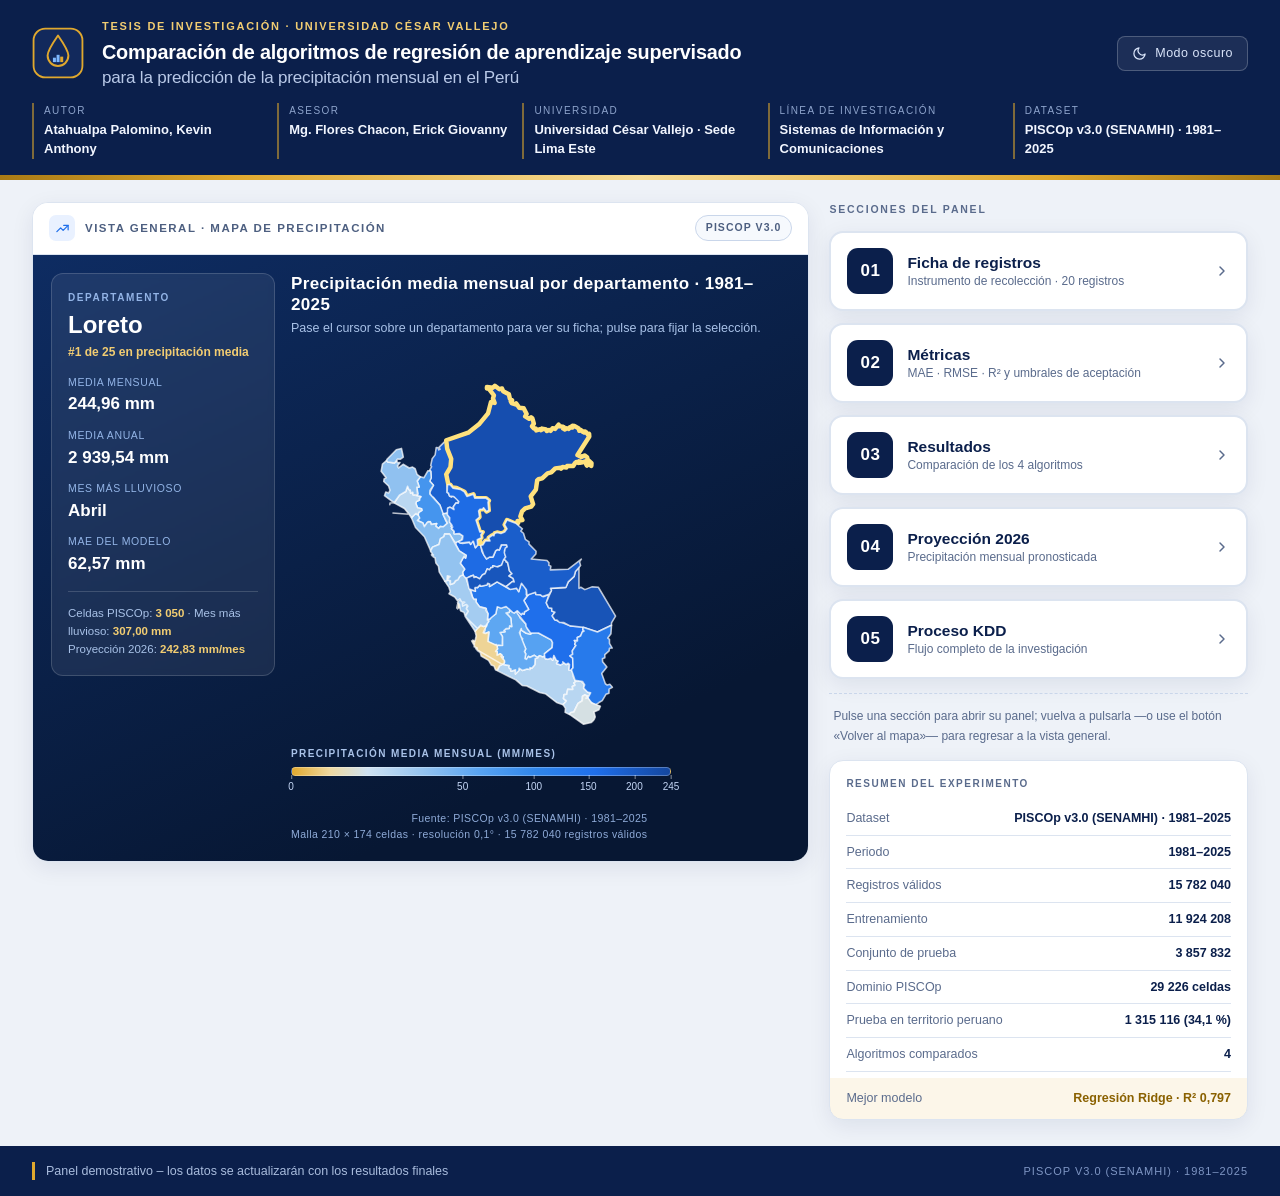
<file: panel-demostrativo.html>
<!DOCTYPE html>
<html lang="es" data-tema="claro">
<head>
<meta charset="utf-8">
<meta name="viewport" content="width=device-width, initial-scale=1">
<meta name="description" content="Panel demostrativo de la tesis Comparación de algoritmos de regresión de aprendizaje supervisado para la predicción de la precipitación mensual en el Perú. Universidad César Vallejo, Sede Lima Este.">
<title>Panel demostrativo · Predicción de la precipitación mensual en el Perú</title>

<!-- ══════════════════════════════════════════════════════════════
     1 · DATOS DEL PANEL
     Objeto único y al inicio del archivo: reemplace aquí los
     valores cuando los resultados definitivos estén disponibles.

     FUENTE DE LOS VALORES ACTUALES
     Experimento final de 7 h · resultsALL (13-oct-2026)
       · metrics_test.csv        → MAE, RMSE, R² y tiempos (config. full)
       · baseline_persistencia.csv → línea base de referencia
       · dm_matrix_full.csv / wilcoxon_matrix_full.csv → significancia
       · preds_*.npy             → 3 857 832 observaciones de prueba
     ══════════════════════════════════════════════════════════════ -->
<script>
const DATOS = {

  /* ── 1 · Identificación de la tesis ── */
  tesis: {
    cintillo: "Tesis de investigación · Universidad César Vallejo",
    titulo: "Comparación de algoritmos de regresión de aprendizaje supervisado",
    subtitulo: "para la predicción de la precipitación mensual en el Perú",
    autor: "Atahualpa Palomino, Kevin Anthony",
    asesor: "Mg. Flores Chacon, Erick Giovanny",
    universidad: "Universidad César Vallejo",
    sede: "Sede Lima Este",
    linea: "Sistemas de Información y Comunicaciones",
    dataset: "PISCOp v3.0 (SENAMHI) · 1981–2025",
    chip: "PISCOp v3.0",
    periodo: "1981–2025"
  },

  /* ── 2 · Resumen del experimento ── */
  resumen: {
    registros: 15782040,
    test: 3857832,
    train: 11924208,
    malla: "210 × 174 celdas",
    resolucion: "0,1°"
  },

  /* ── 3 · Ficha de registros: instrumento de recolección ── */
  ficha: {
    cab: {
      "Instrumento": "Ficha de registro [47] (Hernández Sampieri)",
      "Investigador(es)": "Atahualpa Palomino, Kevin Anthony",
      "Tipo de instrumento": "Registro documental (datos secundarios)",
      "Fuente de datos": "Open data – SENAMHI (PISCOp v3.0)",
      "Variable": "Precipitación mensual (variable dependiente)",
      "Unidad de medida": "milímetros (mm)",
      "Celda de registro": "Lat -12,05°, Lon -77,05° (Lima)",
      "Período registrado": "198201 – 198308 (20 meses)",
      "Criterio de σ": "Desviación estándar con N − 1"
    },
    dims: [
      {
        id: "D1",
        corto: "Magnitud",
        titulo: "D1. Magnitud de la precipitación",
        formula: "y(c,t) = P(c,t)",
        indicador: "Indicador: precipitación total mensual de la celda (mm/mes) [1]",
        cols: ["N°", "Fecha registro", "Código", "Mes de evaluación", "Lat (°)", "Lon (°)",
               "Valor registrado P(c,t) (mm)", "Total mensual y(c,t) (mm)"],
        filas: [
          ["1","19820101","1","198201","-12,05","-77,05","0,20","0,20"],
          ["2","19820201","2","198202","-12,05","-77,05","1,96","1,96"],
          ["3","19820301","3","198203","-12,05","-77,05","0,08","0,08"],
          ["4","19820401","4","198204","-12,05","-77,05","0,28","0,28"],
          ["5","19820501","5","198205","-12,05","-77,05","1,26","1,26"],
          ["6","19820601","6","198206","-12,05","-77,05","0,71","0,71"],
          ["7","19820701","7","198207","-12,05","-77,05","1,04","1,04"],
          ["8","19820801","8","198208","-12,05","-77,05","3,78","3,78"],
          ["9","19820901","9","198209","-12,05","-77,05","1,59","1,59"],
          ["10","19821001","10","198210","-12,05","-77,05","0,63","0,63"],
          ["11","19821101","11","198211","-12,05","-77,05","0,85","0,85"],
          ["12","19821201","12","198212","-12,05","-77,05","0,20","0,20"],
          ["13","19830101","13","198301","-12,05","-77,05","1,07","1,07"],
          ["14","19830201","14","198302","-12,05","-77,05","0,46","0,46"],
          ["15","19830301","15","198303","-12,05","-77,05","0,99","0,99"],
          ["16","19830401","16","198304","-12,05","-77,05","0,21","0,21"],
          ["17","19830501","17","198305","-12,05","-77,05","0,63","0,63"],
          ["18","19830601","18","198306","-12,05","-77,05","0,38","0,38"],
          ["19","19830701","19","198307","-12,05","-77,05","1,43","1,43"],
          ["20","19830801","20","198308","-12,05","-77,05","1,75","1,75"]
        ]
      },
      {
        id: "D2",
        corto: "Climatología",
        titulo: "D2. Climatología de la precipitación",
        formula: "μ(c,m) = (1/N)·Σ_y P(c,y,m)    σ(c,m) = √[ Σ_y (P(c,y,m) − μ(c,m))² / (N − 1) ]    P̄(c) = (1/T)·Σ_t P(c,t)",
        indicador: "Indicadores: media mensual por celda [31][46]; desviación estándar interanual por mes [31][46]; media por celda [47]",
        cols: ["N°", "Fecha registro", "Código", "Mes de evaluación", "Lat (°)", "Lon (°)",
               "Valor registrado P(c,t) (mm)", "Media mensual μ(c,m) (mm)",
               "Desviación estándar σ(c,m) (mm)", "Media por celda P̄(c) (mm)"],
        filas: [
          ["1","19820101","1","198201","-12,05","-77,05","0,20","0,71","0,81","1,21"],
          ["2","19820201","2","198202","-12,05","-77,05","1,96","1,95","1,84","1,21"],
          ["3","19820301","3","198203","-12,05","-77,05","0,08","0,73","0,73","1,21"],
          ["4","19820401","4","198204","-12,05","-77,05","0,28","0,52","0,46","1,21"],
          ["5","19820501","5","198205","-12,05","-77,05","1,26","0,50","0,44","1,21"],
          ["6","19820601","6","198206","-12,05","-77,05","0,71","1,34","1,40","1,21"],
          ["7","19820701","7","198207","-12,05","-77,05","1,04","2,45","1,97","1,21"],
          ["8","19820801","8","198208","-12,05","-77,05","3,78","2,52","1,12","1,21"],
          ["9","19820901","9","198209","-12,05","-77,05","1,59","1,87","1,13","1,21"],
          ["10","19821001","10","198210","-12,05","-77,05","0,63","0,64","0,75","1,21"],
          ["11","19821101","11","198211","-12,05","-77,05","0,85","0,52","0,53","1,21"],
          ["12","19821201","12","198212","-12,05","-77,05","0,20","0,33","0,45","1,21"],
          ["13","19830101","13","198301","-12,05","-77,05","1,07","0,71","0,81","1,21"],
          ["14","19830201","14","198302","-12,05","-77,05","0,46","1,95","1,84","1,21"],
          ["15","19830301","15","198303","-12,05","-77,05","0,99","0,73","0,73","1,21"],
          ["16","19830401","16","198304","-12,05","-77,05","0,21","0,52","0,46","1,21"],
          ["17","19830501","17","198305","-12,05","-77,05","0,63","0,50","0,44","1,21"],
          ["18","19830601","18","198306","-12,05","-77,05","0,38","1,34","1,40","1,21"],
          ["19","19830701","19","198307","-12,05","-77,05","1,43","2,45","1,97","1,21"],
          ["20","19830801","20","198308","-12,05","-77,05","1,75","2,52","1,12","1,21"]
        ]
      },
      {
        id: "D3",
        corto: "Variabilidad",
        titulo: "D3. Variabilidad temporal de la precipitación",
        formula: "P_k(c,t) = P(c, t − k),  con k = 1, 2, 3 y 12",
        indicador: "Indicador: rezagos mensuales de la serie [10][24][26]",
        cols: ["N°", "Fecha registro", "Código", "Mes de evaluación", "Lat (°)", "Lon (°)",
               "Valor registrado P(c,t) (mm)", "Rezago P(c,t−1) (mm)", "Rezago P(c,t−2) (mm)",
               "Rezago P(c,t−3) (mm)", "Rezago P(c,t−12) (mm)"],
        filas: [
          ["1","19820101","1","198201","-12,05","-77,05","0,20","0,05","0,00","0,37","0,96"],
          ["2","19820201","2","198202","-12,05","-77,05","1,96","0,20","0,05","0,00","0,74"],
          ["3","19820301","3","198203","-12,05","-77,05","0,08","1,96","0,20","0,05","0,00"],
          ["4","19820401","4","198204","-12,05","-77,05","0,28","0,08","1,96","0,20","0,12"],
          ["5","19820501","5","198205","-12,05","-77,05","1,26","0,28","0,08","1,96","0,60"],
          ["6","19820601","6","198206","-12,05","-77,05","0,71","1,26","0,28","0,08","0,67"],
          ["7","19820701","7","198207","-12,05","-77,05","1,04","0,71","1,26","0,28","1,16"],
          ["8","19820801","8","198208","-12,05","-77,05","3,78","1,04","0,71","1,26","2,12"],
          ["9","19820901","9","198209","-12,05","-77,05","1,59","3,78","1,04","0,71","4,94"],
          ["10","19821001","10","198210","-12,05","-77,05","0,63","1,59","3,78","1,04","0,37"],
          ["11","19821101","11","198211","-12,05","-77,05","0,85","0,63","1,59","3,78","0,00"],
          ["12","19821201","12","198212","-12,05","-77,05","0,20","0,85","0,63","1,59","0,05"],
          ["13","19830101","13","198301","-12,05","-77,05","1,07","0,20","0,85","0,63","0,20"],
          ["14","19830201","14","198302","-12,05","-77,05","0,46","1,07","0,20","0,85","1,96"],
          ["15","19830301","15","198303","-12,05","-77,05","0,99","0,46","1,07","0,20","0,08"],
          ["16","19830401","16","198304","-12,05","-77,05","0,21","0,99","0,46","1,07","0,28"],
          ["17","19830501","17","198305","-12,05","-77,05","0,63","0,21","0,99","0,46","1,26"],
          ["18","19830601","18","198306","-12,05","-77,05","0,38","0,63","0,21","0,99","0,71"],
          ["19","19830701","19","198307","-12,05","-77,05","1,43","0,38","0,63","0,21","1,04"],
          ["20","19830801","20","198308","-12,05","-77,05","1,75","1,43","0,38","0,63","3,78"]
        ]
      }
    ]
  },

  /* ── 4 · Métricas de calidad y umbrales de aceptación ── */
  metricas: [
    {
      sigla: "MAE",
      nombre: "Error absoluto medio",
      clave: "mae", dec: 2, unidad: "mm",
      medidor: "relMae", decMedidor: 2,
      def: "Promedio del error absoluto entre la precipitación predicha y la observada, expresado en milímetros.",
      umbral: "Relación MAE / MAE de la persistencia menor que 0,90",
      umbralNum: 0.90, op: "<"
    },
    {
      sigla: "RMSE",
      nombre: "Raíz del error cuadrático medio",
      clave: "rmse", dec: 2, unidad: "mm",
      medidor: "relRmse", decMedidor: 2,
      def: "Raíz de la media de los errores al cuadrado; penaliza con más fuerza los errores grandes.",
      umbral: "Relación RMSE / RMSE de la persistencia menor que 0,90",
      umbralNum: 0.90, op: "<"
    },
    {
      sigla: "R²",
      nombre: "Coeficiente de determinación",
      clave: "r2", dec: 3, unidad: "",
      medidor: "r2", decMedidor: 3,
      def: "Proporción de la variabilidad de la precipitación mensual que es explicada por el modelo.",
      umbral: "R² mayor o igual que 0,75 (nivel excelente)",
      umbralNum: 0.75, op: ">="
    }
  ],

  /* ── 4b · Línea base de referencia: persistencia ──
     Se repite el último mes observado; no es un modelo entrenado. */
  persistencia: {
    nombre: "Persistencia",
    mae: 102.1623,
    rmse: 151.9961,
    r2: 0.1611
  },

  /* ── 4d · Dominio de evaluación ──
     Las métricas publicadas corresponden a TODAS las celdas con dato válido
     del dominio PISCOp (29 226 celdas), que incluye área adyacente al Perú.
     Este bloque justifica por qué el MAE ponderado de los 25 departamentos
     (41,10 mm) no reproduce el MAE global de 48,29 mm: son poblaciones distintas. */
  dominio: {
    celdas: 29226,
    celdasPeru: 9963,
    obsPrueba: 3857832,
    obsPeru: 1315116,
    fracPeru: 34.1,
    maePeru: 41.1006,
    rmsePeru: 66.0965,
    r2Peru: 0.8314,
    skillPeru: 0.5141
  },

  /* ── 4c · Pruebas de significancia sobre el conjunto de prueba ──
     dm : estadístico p de Diebold-Mariano (menor error cuadrático medio)
     w  : p de la prueba de Wilcoxon con signo
     Se reporta la configuración final (full) de los cuatro algoritmos. */
  significancia: {
    alfa: 0.05,
    nota: "Se compara el error absoluto medio de cada par de pronósticos celda a celda sobre los 3 857 832 registros de prueba.",
    pares: [
      { par: "Regresión Ridge vs. Random Forest", dm: 0.0727,  w: 0.0685 },
      { par: "Regresión Ridge vs. XGBoost",        dm: 0.00069, w: 0.5935 },
      { par: "Regresión Ridge vs. KNN-FAISS",      dm: 0.0,     w: 0.0 },
      { par: "Regresión Ridge vs. persistencia",   dm: 0.0,     w: 0.0 }
    ]
  },

  /* ── 5 · Algoritmos comparados (conjunto de prueba, config. full) ──
     tiempo : segundos de entrenamiento registrados en metrics_test.csv */
  modelos: [
    { modelo: "Regresión Ridge",  tiempo: 15.9,    mae: 48.2946, rmse: 74.7296, r2: 0.7972, relMae: 0.47272, relRmse: 0.49165 },
    { modelo: "Random Forest",    tiempo: 10406.5, mae: 47.9966, rmse: 75.3780, r2: 0.7937, relMae: 0.46981, relRmse: 0.49592 },
    { modelo: "XGBoost",          tiempo: 282.8,   mae: 48.4608, rmse: 76.2936, r2: 0.7886, relMae: 0.47435, relRmse: 0.50194 },
    { modelo: "KNN-FAISS (HNSW)", tiempo: 4441.7,  mae: 51.7921, rmse: 81.2182, r2: 0.7605, relMae: 0.50696, relRmse: 0.53434 }
  ],

  /* ── 6 · Proyección nacional 2026 (mm/mes) ──
     Recalculada con recalcular_espacial.py sobre resultsALL: Ridge full,
     predicción recursiva mes a mes con los lags observados hasta 2025.
     Se promedia SOLO sobre las celdas dentro del territorio peruano
     (9 963 celdas); total anual 1 832 mm por celda. */
  proyeccion: {
    anio: "2026",
    serie: [
      { mes: "Ene", mm: 203.97 },
      { mes: "Feb", mm: 210.24 },
      { mes: "Mar", mm: 209.62 },
      { mes: "Abr", mm: 168.24 },
      { mes: "May", mm: 116.67 },
      { mes: "Jun", mm: 106.29 },
      { mes: "Jul", mm: 83.98 },
      { mes: "Ago", mm: 78.48 },
      { mes: "Set", mm: 109.84 },
      { mes: "Oct", mm: 157.35 },
      { mes: "Nov", mm: 174.63 },
      { mes: "Dic", mm: 212.85 }
    ]
  },

  /* ── 7 · Departamentos: precipitación media y geometría del mapa ──
       mm      : precipitación media mensual (mm/mes)
       anual   : precipitación media anual (mm)
       mes     : mes más lluvioso (clave corta)
       mmMes   : mm registrados en ese mes
       mae     : error absoluto medio del modelo en el departamento (mm)
       celdas  : celdas PISCOp que lo componen
       proy    : proyección 2026 (mm/mes)
       d       : contorno del departamento en coordenadas lon,lat (grados)   */
  departamentos: [
    { n:"Amazonas", mm:186.45, anual:2237.41, mes:"Mar", mmMes:240.63, mae:51.96, celdas:328, proy:181.78, d:"M-77.78,6.94L-78.00,6.97L-78.15,6.50L-78.51,6.08L-78.60,6.07L-78.71,5.83L-78.50,5.43L-78.70,5.19L-78.62,5.02L-78.64,4.67L-78.71,4.62L-78.60,4.42L-78.65,4.36L-78.57,3.99L-78.41,3.78L-78.35,3.38L-78.25,3.40L-78.22,3.51L-78.15,3.48L-78.19,3.36L-77.81,2.98L-77.76,3.44L-77.54,4.00L-77.58,4.44L-77.81,4.83L-77.68,5.29L-77.77,5.48L-77.76,5.82L-77.69,5.84L-77.63,6.01L-77.52,6.07L-77.47,6.00L-77.21,6.16L-77.13,6.32L-77.20,6.42L-77.28,6.38L-77.43,6.60L-77.39,6.74L-77.60,6.62L-77.71,6.64L-77.71,6.91L-77.78,6.94" },
    { n:"Apurímac", mm:62.05, anual:744.64, mes:"Feb", mmMes:157.35, mae:19.63, celdas:176, proy:57.98, d:"M-73.24,13.48L-73.21,13.41L-72.91,13.38L-72.13,13.79L-72.06,13.93L-72.08,14.21L-72.49,14.53L-72.47,14.66L-72.59,14.71L-72.79,14.65L-72.85,14.76L-73.04,14.62L-73.29,14.74L-73.36,14.68L-73.47,14.84L-73.55,14.80L-73.51,14.54L-73.58,14.42L-73.51,14.27L-73.74,13.79L-73.67,13.73L-73.81,13.61L-73.83,13.25L-73.74,13.17L-73.73,13.27L-73.48,13.43L-73.24,13.48" },
    { n:"Arequipa", mm:17.43, anual:209.12, mes:"Feb", mmMes:53.63, mae:10.46, celdas:536, proy:15.98, d:"M-71.84,17.17L-72.45,16.70L-72.76,16.63L-73.45,16.28L-73.70,16.25L-74.05,15.95L-75.06,15.45L-74.94,15.21L-74.76,15.10L-74.42,15.17L-74.30,15.48L-74.06,15.41L-74.06,15.63L-73.88,15.44L-73.87,15.32L-73.69,15.44L-73.44,15.36L-73.28,15.39L-73.28,15.29L-73.17,15.31L-73.02,15.13L-73.00,14.81L-72.74,14.64L-72.59,14.71L-72.47,14.66L-72.41,14.83L-72.13,14.78L-72.06,14.89L-71.99,14.63L-71.86,14.88L-71.75,14.94L-71.84,15.08L-71.62,15.14L-71.48,15.06L-71.51,14.98L-71.32,15.12L-71.21,15.05L-71.14,15.12L-71.17,15.42L-71.04,15.40L-70.92,15.64L-70.94,15.78L-70.80,16.05L-70.90,16.11L-70.84,16.24L-70.99,16.31L-70.96,16.48L-71.24,16.46L-71.29,16.73L-71.43,16.74L-71.47,16.95L-71.31,17.10L-71.42,17.24L-71.49,17.29L-71.84,17.17" },
    { n:"Ayacucho", mm:53.31, anual:639.67, mes:"Ene", mmMes:121.91, mae:18.95, celdas:362, proy:50.34, d:"M-73.29,15.39L-73.44,15.36L-73.69,15.44L-73.87,15.32L-73.88,15.44L-74.07,15.63L-74.06,15.40L-74.30,15.48L-74.31,15.36L-74.42,15.30L-74.40,15.18L-74.75,15.11L-74.65,14.98L-74.75,14.84L-74.72,14.71L-74.83,14.74L-74.79,14.62L-74.88,14.54L-75.06,14.63L-75.05,14.43L-75.14,14.42L-75.03,14.27L-75.09,14.22L-75.03,14.07L-74.76,14.08L-74.77,13.61L-74.90,13.39L-74.63,13.35L-74.69,13.29L-74.57,13.18L-74.40,13.17L-74.38,13.03L-74.27,13.07L-74.32,12.60L-74.58,12.33L-74.41,12.30L-74.38,12.18L-74.13,12.33L-73.98,12.24L-73.80,12.62L-73.50,12.93L-73.41,13.21L-73.22,13.42L-73.24,13.48L-73.48,13.43L-73.73,13.27L-73.75,13.17L-73.85,13.40L-73.51,14.27L-73.58,14.42L-73.51,14.54L-73.55,14.80L-73.47,14.84L-73.36,14.68L-73.29,14.74L-73.04,14.62L-72.85,14.76L-73.00,14.81L-73.02,15.13L-73.17,15.31L-73.28,15.29L-73.29,15.39" },
    { n:"Cajamarca", mm:79.29, anual:951.52, mes:"Mar", mmMes:158.10, mae:33.55, celdas:267, proy:72.20, d:"M-77.83,7.35L-77.75,7.48L-77.96,7.67L-78.13,7.65L-78.22,7.76L-78.38,7.63L-78.33,7.50L-78.62,7.55L-78.66,7.41L-78.79,7.39L-78.99,7.66L-79.07,7.47L-79.37,7.33L-79.25,7.20L-79.33,7.08L-79.31,6.90L-79.12,6.78L-79.14,6.70L-79.36,6.64L-79.45,6.41L-79.42,6.31L-79.25,6.22L-79.27,6.15L-79.18,6.04L-79.42,6.00L-79.33,5.89L-79.40,5.54L-79.27,5.52L-79.38,5.19L-79.21,4.96L-79.02,5.02L-78.80,4.64L-78.65,4.66L-78.62,5.02L-78.70,5.21L-78.50,5.42L-78.69,5.70L-78.70,5.89L-78.15,6.50L-77.83,7.35" },
    { n:"Callao", mm:0.92, anual:10.99, mes:"Jul", mmMes:2.04, mae:5.67, celdas:1, proy:0.33, d:"M-77.24,12.06L-77.19,12.11L-77.24,12.06L-77.19,11.83L-77.13,11.82L-77.08,12.05L-77.17,12.07L-77.19,11.83" },
    { n:"Cusco", mm:155.77, anual:1869.23, mes:"Ene", mmMes:285.01, mae:36.59, celdas:602, proy:155.18, d:"M-71.05,15.43L-71.17,15.42L-71.14,15.12L-71.21,15.05L-71.32,15.12L-71.51,14.98L-71.48,15.06L-71.62,15.14L-71.84,15.07L-71.75,14.94L-71.86,14.88L-71.99,14.63L-72.05,14.89L-72.15,14.78L-72.32,14.84L-72.47,14.79L-72.50,14.55L-72.08,14.21L-72.06,13.93L-72.13,13.79L-72.80,13.42L-73.25,13.41L-73.49,13.07L-73.50,12.93L-73.97,12.35L-73.96,12.21L-73.75,12.43L-73.70,12.34L-73.59,12.40L-73.58,12.28L-73.35,12.14L-73.61,11.66L-73.33,11.31L-72.98,11.21L-72.96,11.33L-72.71,11.35L-72.55,11.45L-72.25,11.32L-72.40,11.79L-72.27,12.05L-72.10,12.08L-72.10,12.23L-71.93,12.29L-72.08,12.49L-71.96,12.68L-71.11,13.03L-70.40,13.09L-70.42,13.25L-70.35,13.31L-70.45,13.36L-70.54,13.58L-70.72,13.66L-70.71,13.84L-70.88,13.82L-70.81,13.91L-70.86,14.03L-70.79,14.08L-70.99,14.38L-70.97,14.57L-71.12,14.65L-70.97,14.77L-70.95,15.30L-71.05,15.43" },
    { n:"Huancavelica", mm:57.21, anual:686.48, mes:"Ene", mmMes:131.64, mae:20.46, celdas:187, proy:54.29, d:"M-74.78,14.04L-74.77,14.09L-75.01,14.07L-75.06,14.13L-75.11,14.03L-75.17,14.07L-75.55,13.89L-75.50,13.36L-75.69,13.44L-75.81,13.39L-75.71,13.29L-75.72,13.11L-75.63,13.06L-75.61,12.86L-75.51,12.78L-75.58,12.64L-75.47,12.68L-75.32,12.49L-75.22,12.46L-75.22,12.39L-75.13,12.38L-75.05,12.00L-74.84,12.07L-74.57,11.98L-74.35,12.14L-74.41,12.30L-74.58,12.33L-74.32,12.60L-74.27,13.06L-74.38,13.03L-74.40,13.17L-74.57,13.18L-74.69,13.29L-74.63,13.35L-74.90,13.39L-74.77,13.61L-74.78,14.04" },
    { n:"Huánuco", mm:164.26, anual:1971.16, mes:"Mar", mmMes:259.18, mae:40.95, celdas:305, proy:164.75, d:"M-76.48,10.33L-76.72,10.48L-76.87,10.37L-76.92,10.12L-76.81,9.96L-77.05,9.64L-76.87,9.29L-76.77,9.37L-76.73,9.23L-77.11,8.97L-77.29,8.64L-77.27,8.47L-77.13,8.44L-77.05,8.55L-76.92,8.57L-76.54,8.50L-76.50,8.62L-76.37,8.41L-76.23,8.80L-76.11,8.65L-76.13,8.37L-76.00,8.32L-75.88,9.01L-75.62,9.41L-75.45,9.30L-75.27,9.30L-75.14,8.97L-75.05,8.90L-74.94,8.93L-74.80,8.63L-74.53,8.66L-74.51,8.76L-74.66,8.96L-74.59,9.30L-74.82,9.75L-75.11,9.85L-75.29,9.78L-75.28,9.86L-75.39,9.88L-75.47,10.00L-75.59,9.95L-75.71,10.21L-75.84,10.26L-76.00,10.49L-76.20,10.38L-76.31,10.41L-76.34,10.29L-76.48,10.33" },
    { n:"Ica", mm:2.02, anual:24.27, mes:"Feb", mmMes:6.31, mae:5.31, celdas:178, proy:1.09, d:"M-74.78,15.11L-74.93,15.19L-75.05,15.43L-75.14,15.41L-75.23,15.20L-75.37,15.15L-75.52,14.90L-75.92,14.66L-75.97,14.47L-76.14,14.35L-76.14,14.23L-76.30,14.16L-76.28,13.91L-76.39,13.91L-76.37,13.80L-76.25,13.85L-76.19,13.58L-76.25,13.32L-76.16,13.19L-75.96,13.00L-75.80,13.06L-75.61,12.97L-75.81,13.40L-75.69,13.44L-75.50,13.36L-75.56,13.87L-75.07,14.09L-75.03,14.27L-75.14,14.42L-75.05,14.43L-75.06,14.62L-74.88,14.54L-74.79,14.62L-74.85,14.67L-74.80,14.75L-74.72,14.71L-74.77,14.79L-74.66,14.90L-74.67,15.05L-74.78,15.11L-76.18,14.30L-76.45,13.82" },
    { n:"Junín", mm:136.48, anual:1637.80, mes:"Ene", mmMes:237.87, mae:33.45, celdas:369, proy:136.77, d:"M-75.43,12.63L-75.47,12.68L-75.58,12.64L-75.55,12.37L-75.67,12.06L-76.01,11.99L-76.20,11.73L-76.19,11.59L-76.30,11.60L-76.38,11.50L-76.49,11.09L-76.23,11.15L-76.28,10.92L-76.12,10.96L-75.99,10.82L-75.94,10.89L-75.61,10.82L-75.57,10.73L-75.46,10.77L-75.47,10.90L-75.06,10.65L-74.40,11.04L-74.01,10.99L-73.89,11.18L-73.77,10.74L-73.59,10.85L-73.47,11.09L-73.48,11.35L-73.42,11.38L-73.61,11.66L-73.35,12.14L-73.58,12.28L-73.59,12.39L-73.70,12.35L-73.75,12.43L-73.96,12.21L-74.12,12.33L-74.22,12.30L-74.57,11.98L-74.84,12.07L-75.05,12.00L-75.13,12.38L-75.43,12.63" },
    { n:"La Libertad", mm:35.17, anual:421.99, mes:"Mar", mmMes:78.58, mae:15.95, celdas:212, proy:30.27, d:"M-78.56,8.78L-78.65,8.97L-78.99,8.21L-79.47,7.71L-79.69,7.18L-79.50,6.97L-79.32,7.03L-79.25,7.20L-79.37,7.33L-79.07,7.47L-78.99,7.66L-78.84,7.44L-78.68,7.39L-78.62,7.55L-78.32,7.50L-78.38,7.63L-78.22,7.76L-78.13,7.65L-77.96,7.67L-77.74,7.47L-78.00,6.99L-77.77,6.93L-77.62,7.18L-77.63,7.41L-77.52,7.51L-77.54,7.65L-77.46,7.69L-77.53,7.77L-77.38,7.91L-77.39,8.05L-77.11,8.03L-76.91,8.17L-76.98,8.40L-77.33,8.53L-77.65,8.05L-77.90,8.06L-77.93,8.20L-78.12,8.31L-78.20,8.63L-78.56,8.78" },
    { n:"Lambayeque", mm:15.57, anual:186.81, mes:"Mar", mmMes:58.89, mae:16.21, celdas:115, proy:8.98, d:"M-80.72,6.92L-79.82,6.99L-80.07,6.68L-80.63,6.38L-80.34,5.96L-80.00,5.76L-79.90,5.48L-79.82,5.67L-79.75,5.68L-79.74,5.84L-79.62,5.80L-79.60,5.94L-79.18,6.04L-79.27,6.15L-79.25,6.22L-79.42,6.31L-79.45,6.41L-79.36,6.64L-79.14,6.70L-79.12,6.78L-79.30,6.89L-79.32,7.03L-79.45,6.95L-79.69,7.18L-79.82,6.99" },
    { n:"Lima", mm:23.12, anual:277.43, mes:"Mar", mmMes:59.80, mae:12.44, celdas:290, proy:20.53, d:"M-76.12,13.17L-76.25,13.32L-76.79,12.51L-76.62,12.24L-76.72,12.10L-76.67,11.92L-76.73,11.87L-76.92,11.96L-76.94,11.83L-76.81,11.75L-76.98,11.73L-77.07,11.57L-77.19,11.68L-77.35,11.47L-77.66,11.29L-77.59,11.18L-77.66,10.95L-77.89,10.61L-77.77,10.57L-77.75,10.32L-77.63,10.32L-77.74,10.57L-77.65,10.52L-77.64,10.60L-77.58,10.59L-77.59,10.79L-77.40,10.72L-77.07,10.34L-76.91,10.27L-76.73,10.48L-76.38,11.50L-76.30,11.60L-76.19,11.59L-76.20,11.73L-76.01,11.99L-75.64,12.11L-75.67,12.19L-75.55,12.37L-75.58,12.72L-75.51,12.79L-75.67,13.02L-75.80,13.06L-75.94,12.99L-76.12,13.17L-76.78,12.52L-76.85,12.30L-77.04,12.21L-77.10,11.86L-77.20,11.77L-77.07,11.57L-76.98,11.73L-76.81,11.76L-76.94,11.83L-76.92,11.96L-76.73,11.87L-76.64,11.96L-76.72,12.10L-76.62,12.24L-76.78,12.52" },
    { n:"Loreto", mm:244.96, anual:2939.54, mes:"Abr", mmMes:307.00, mae:62.57, celdas:3050, proy:242.83, d:"M-75.96,8.70L-75.99,8.32L-75.91,8.26L-75.94,8.11L-75.84,7.96L-75.99,7.95L-76.20,7.31L-76.01,7.14L-76.06,6.81L-75.99,6.72L-75.85,6.72L-75.79,6.64L-75.63,6.84L-75.51,6.78L-75.55,6.34L-75.50,6.26L-75.66,6.12L-76.27,6.12L-76.34,5.91L-76.69,6.03L-76.83,5.77L-77.25,5.57L-77.49,5.55L-77.60,5.39L-77.69,5.41L-77.81,4.83L-77.58,4.44L-77.54,4.00L-77.76,3.44L-77.81,2.99L-76.62,2.58L-76.04,2.13L-75.55,1.54L-75.39,0.92L-75.19,0.97L-75.28,0.73L-75.23,0.56L-75.51,0.20L-75.61,0.19L-75.61,0.11L-75.29,0.15L-75.18,0.04L-74.93,0.23L-74.79,0.19L-74.73,0.34L-74.42,0.50L-74.37,0.73L-74.25,0.83L-74.32,0.88L-74.27,0.98L-74.06,1.05L-74.02,1.00L-73.86,1.23L-73.62,1.26L-73.46,1.57L-73.54,1.70L-73.32,1.83L-73.22,1.75L-73.15,1.80L-73.07,2.09L-73.17,2.23L-73.06,2.36L-72.97,2.35L-72.94,2.46L-72.72,2.39L-72.68,2.45L-72.63,2.36L-72.41,2.41L-72.37,2.49L-72.25,2.43L-72.16,2.48L-72.06,2.34L-71.92,2.38L-71.73,2.14L-71.72,2.22L-71.52,2.25L-71.50,2.35L-71.45,2.28L-71.40,2.41L-71.29,2.34L-71.18,2.38L-71.12,2.28L-70.98,2.30L-71.00,2.21L-70.86,2.22L-70.65,2.35L-70.61,2.48L-70.55,2.42L-70.42,2.53L-70.30,2.51L-70.36,2.57L-70.24,2.55L-70.14,2.70L-70.08,2.65L-70.07,2.79L-70.71,3.79L-70.50,3.89L-70.33,3.81L-70.19,3.91L-70.16,4.04L-69.95,4.23L-69.96,4.38L-70.11,4.26L-70.20,4.36L-70.32,4.14L-70.50,4.20L-70.55,4.14L-70.57,4.21L-70.64,4.13L-70.68,4.21L-70.76,4.16L-70.84,4.22L-70.94,4.38L-71.27,4.38L-71.31,4.46L-71.51,4.44L-71.60,4.53L-71.61,4.47L-71.91,4.51L-72.13,4.73L-72.33,4.78L-72.62,5.05L-72.82,5.10L-72.89,5.16L-72.96,5.66L-73.24,6.03L-73.11,6.45L-73.21,6.58L-73.54,6.68L-73.71,6.84L-73.80,7.11L-73.69,7.31L-73.95,7.35L-73.92,7.46L-73.98,7.53L-74.52,7.30L-74.65,7.56L-74.52,7.78L-74.65,7.95L-74.85,8.03L-75.06,7.98L-75.19,8.03L-75.23,8.15L-75.32,8.13L-75.51,8.27L-75.44,8.44L-75.68,8.42L-75.82,8.64L-75.96,8.70" },
    { n:"Madre de Dios", mm:214.66, anual:2575.97, mes:"Ene", mmMes:372.08, mae:49.96, celdas:706, proy:218.71, d:"M-70.40,13.10L-71.11,13.03L-71.46,12.85L-71.68,12.85L-71.82,12.72L-71.91,12.73L-72.08,12.49L-71.93,12.29L-72.10,12.23L-72.10,12.08L-72.27,12.05L-72.40,11.78L-72.12,11.12L-72.17,11.00L-71.35,10.96L-71.21,10.65L-70.89,10.35L-70.83,10.09L-70.63,9.88L-70.63,11.00L-70.53,10.94L-70.31,11.07L-69.93,10.92L-69.58,10.94L-68.65,12.50L-68.87,12.87L-68.87,13.00L-69.63,13.36L-70.40,13.10" },
    { n:"Moquegua", mm:16.38, anual:196.52, mes:"Ene", mmMes:52.28, mae:10.06, celdas:137, proy:14.15, d:"M-71.08,17.73L-71.14,17.82L-71.38,17.71L-71.36,17.49L-71.49,17.29L-71.31,17.09L-71.47,16.95L-71.43,16.75L-71.29,16.73L-71.24,16.46L-70.96,16.47L-70.99,16.31L-70.84,16.24L-70.90,16.11L-70.81,16.05L-70.82,15.98L-70.72,16.03L-70.56,15.98L-70.33,16.20L-70.38,16.39L-70.32,16.47L-70.10,16.65L-70.02,16.63L-70.00,16.73L-70.22,16.96L-70.18,16.82L-70.31,16.77L-70.44,16.84L-70.45,17.08L-70.68,17.22L-70.91,17.69L-71.08,17.73" },
    { n:"Pasco", mm:209.16, anual:2509.95, mes:"Ene", mmMes:399.20, mae:49.04, celdas:198, proy:219.66, d:"M-76.27,10.95L-76.23,11.15L-76.58,11.02L-76.70,10.44L-76.34,10.29L-76.31,10.41L-76.20,10.38L-76.00,10.49L-75.84,10.26L-75.71,10.21L-75.59,9.95L-75.47,10.00L-75.39,9.88L-75.28,9.86L-75.29,9.78L-75.01,9.84L-74.81,9.74L-74.71,9.45L-74.58,9.48L-74.58,9.57L-74.48,9.63L-74.39,10.05L-74.25,10.21L-74.41,10.33L-74.19,10.46L-74.14,10.67L-74.23,10.63L-74.57,10.91L-75.06,10.65L-75.47,10.90L-75.46,10.77L-75.57,10.73L-75.61,10.82L-75.94,10.89L-75.99,10.82L-76.12,10.96L-76.27,10.95" },
    { n:"Piura", mm:31.23, anual:374.79, mes:"Mar", mmMes:104.76, mae:26.06, celdas:291, proy:26.46, d:"M-80.63,6.37L-81.15,5.99L-81.08,5.79L-80.92,5.84L-80.85,5.69L-80.93,5.46L-81.19,5.22L-81.17,5.08L-81.06,5.02L-81.33,4.67L-81.26,4.28L-81.04,4.09L-80.97,4.17L-80.62,4.23L-80.49,4.08L-80.45,4.21L-80.31,4.20L-80.45,4.38L-80.39,4.49L-80.14,4.29L-79.81,4.49L-79.63,4.44L-79.49,4.53L-79.39,4.83L-79.21,4.97L-79.38,5.19L-79.27,5.52L-79.40,5.54L-79.36,5.93L-79.60,5.94L-79.62,5.80L-79.74,5.84L-79.75,5.68L-79.82,5.67L-79.90,5.48L-80.00,5.76L-80.34,5.96L-80.63,6.37L-80.85,6.38L-80.86,6.48L-80.85,6.38" },
    { n:"Puno", mm:128.94, anual:1547.33, mes:"Ene", mmMes:272.28, mae:36.13, celdas:610, proy:132.45, d:"M-69.57,17.19L-69.73,17.30L-70.04,17.13L-70.15,16.94L-70.00,16.65L-70.17,16.61L-70.38,16.39L-70.32,16.22L-70.44,16.04L-70.84,15.97L-71.04,15.40L-70.95,15.30L-70.97,14.77L-71.12,14.65L-70.97,14.57L-70.99,14.38L-70.79,14.08L-70.86,14.03L-70.81,13.91L-70.88,13.82L-70.71,13.84L-70.72,13.66L-70.54,13.58L-70.45,13.36L-70.35,13.31L-70.42,13.25L-70.40,13.11L-69.63,13.36L-68.87,13.00L-68.90,13.46L-69.07,13.69L-68.98,13.76L-68.98,13.98L-68.83,14.23L-68.98,14.24L-69.00,14.38L-69.23,14.58L-69.23,14.75L-69.36,14.81L-69.35,14.97L-69.12,15.26L-69.40,15.61L-69.20,16.16L-69.10,16.23L-68.96,16.19L-68.82,16.35L-69.00,16.45L-69.01,16.67L-69.17,16.73L-69.37,17.07L-69.57,17.19" },
    { n:"San Martín", mm:163.31, anual:1959.70, mes:"Mar", mmMes:239.94, mae:48.17, celdas:414, proy:160.22, d:"M-76.35,8.43L-76.48,8.62L-76.55,8.50L-77.05,8.55L-77.14,8.48L-76.93,8.36L-76.91,8.16L-77.11,8.03L-77.37,8.06L-77.38,7.91L-77.52,7.77L-77.46,7.68L-77.54,7.65L-77.49,7.60L-77.63,7.41L-77.62,7.18L-77.75,7.02L-77.74,6.68L-77.61,6.61L-77.39,6.74L-77.43,6.60L-77.28,6.38L-77.16,6.40L-77.13,6.30L-77.40,6.03L-77.63,6.01L-77.69,5.84L-77.76,5.82L-77.74,5.40L-77.60,5.39L-77.44,5.58L-77.04,5.65L-76.83,5.78L-76.69,6.03L-76.34,5.91L-76.27,6.12L-75.66,6.12L-75.50,6.25L-75.55,6.34L-75.51,6.78L-75.63,6.84L-75.79,6.64L-75.85,6.72L-75.99,6.72L-76.06,6.81L-76.01,7.14L-76.20,7.31L-75.99,7.95L-75.84,7.96L-75.94,8.11L-75.91,8.26L-76.13,8.37L-76.11,8.65L-76.23,8.80L-76.35,8.43" },
    { n:"Tacna", mm:8.04, anual:96.51, mes:"Feb", mmMes:27.33, mae:6.92, celdas:133, proy:6.56, d:"M-69.82,18.12L-69.97,18.26L-70.38,18.35L-71.14,17.82L-71.08,17.72L-70.91,17.69L-70.68,17.22L-70.45,17.08L-70.44,16.84L-70.32,16.77L-70.18,16.82L-70.25,16.95L-70.15,16.92L-69.94,17.20L-69.47,17.37L-69.55,17.57L-69.82,17.69L-69.75,17.95L-69.82,18.12" },
    { n:"Tumbes", mm:32.71, anual:392.57, mes:"Feb", mmMes:132.19, mae:22.09, celdas:37, proy:29.47, d:"M-80.67,4.21L-80.97,4.17L-81.04,4.09L-81.00,4.00L-80.51,3.50L-80.23,3.43L-80.13,3.90L-80.30,4.02L-80.44,4.00L-80.59,4.21L-80.67,4.21" },
    { n:"Ucayali", mm:191.37, anual:2296.49, mes:"Dic", mmMes:337.94, mae:44.07, celdas:869, proy:191.20, d:"M-72.25,11.32L-72.61,11.44L-72.71,11.35L-72.96,11.33L-72.98,11.21L-73.44,11.37L-73.47,11.08L-73.74,10.73L-73.89,11.18L-74.01,10.99L-74.35,11.06L-74.57,10.91L-74.23,10.63L-74.13,10.65L-74.19,10.46L-74.41,10.33L-74.25,10.21L-74.39,10.05L-74.48,9.62L-74.68,9.41L-74.59,9.30L-74.67,9.08L-74.62,8.83L-74.51,8.75L-74.55,8.64L-74.83,8.65L-74.94,8.93L-75.05,8.90L-75.14,8.97L-75.29,9.31L-75.45,9.30L-75.63,9.41L-75.78,9.20L-75.95,8.70L-75.82,8.64L-75.68,8.42L-75.44,8.44L-75.51,8.27L-75.32,8.13L-75.23,8.15L-75.19,8.03L-75.06,7.98L-74.85,8.03L-74.65,7.95L-74.52,7.78L-74.65,7.56L-74.52,7.30L-74.05,7.48L-73.69,7.78L-73.77,7.90L-73.63,8.02L-73.53,8.35L-73.33,8.49L-73.33,8.61L-72.95,8.99L-72.96,9.14L-73.21,9.41L-72.36,9.49L-72.25,9.62L-72.26,9.75L-72.15,9.80L-72.18,10.00L-71.22,9.97L-70.50,9.42L-70.60,9.56L-70.54,9.77L-70.82,10.09L-70.89,10.35L-71.21,10.65L-71.33,10.94L-72.17,11.00L-72.12,11.12L-72.25,11.32" },
    { n:"Áncash", mm:30.22, anual:362.62, mes:"Mar", mmMes:74.48, mae:13.34, celdas:291, proy:26.58, d:"M-77.29,10.56L-77.40,10.72L-77.59,10.79L-77.58,10.59L-77.75,10.53L-77.60,10.36L-77.75,10.32L-77.77,10.57L-77.89,10.61L-78.19,10.11L-78.23,9.80L-78.37,9.63L-78.41,9.36L-78.53,9.28L-78.50,9.19L-78.56,9.25L-78.61,9.18L-78.56,9.13L-78.66,8.99L-78.55,8.77L-78.20,8.63L-78.12,8.31L-77.93,8.20L-77.89,8.06L-77.62,8.07L-77.11,8.97L-76.73,9.21L-76.76,9.36L-76.84,9.26L-77.05,9.64L-76.81,9.96L-76.92,10.12L-76.91,10.27L-77.07,10.34L-77.19,10.55L-77.29,10.56" }
  ],

  /* ── 8 · Proceso KDD (sección 05) ──
     Cinco zonas apiladas en fila, con la estética de docs/flow.html
     (banda vertical, barra de título, paneles internos y flechas),
     reordenadas en vertical para que quepan dentro de la sección.
     TODAS las cifras provienen de resultsALL (corrida del experimento):
     features.parquet, metrics_test.csv, metrics_knnfaiss.csv,
     baseline_persistencia.csv, cv_results.csv, dm_matrix_full.csv,
     wilcoxon_matrix_full.csv y recalculo_local/.
     Ajustes frente a docs/flow.html, cuyos números eran de otra corrida:
       · TRAIN 11 573 496  ->  11 924 208  (408 meses × 29 226 celdas)
       · RMSE Ridge 74,23  ->  74,73 ; RF 75,82 -> 75,38 ; XGB 75,17 -> 76,29
       · KNN 79,95         ->  KNN-FAISS 81,22
       · R² 0,80           ->  0,797
       · Resolución ≈10 km ->  ≈11 km (0,1° en el ecuador)
       · Se elimina el diagrama de dispersión con «puntos ilustrativos»,
         por no ser defendible ante el tribunal.
     No se copia la cabecera institucional de flow.html: ya vive en la
     cabecera de este panel. */
  kdd: {

    /* Zona 01 · Recolección — tabla de parámetros de la fuente */
    fuente: { sigla: "PISCOp v3.0", org: "SENAMHI" },
    /* 19 731 600 = 210 × 174 × 540: celdas de la malla por los meses del
       periodo. Es el máximo teórico; la zona 02 muestra cuántas quedan
       con dato válido tras la depuración. */
    mallaTeorica: 19731600,
    kv: [
      ["Periodo", "1981–2025 (45 años) · 540 meses"],
      ["Malla", "210 × 174 celdas"],
      ["Resolución", "0,1° (≈ 11 km)"]
    ],

    /* Zona 02 · ETL — depuración y partición.
       19 731 600 = 210 × 174 × 540 (malla completa del periodo).
       15 782 040 son las celdas con dato válido: 79,98 % del total. */
    etl: {
      bruto: 19731600,
      valido: 15782040,
      pct: 79.98,
      procesos: ["Limpieza de centinelas", "Variables lags 1 · 2 · 3 · 12", "Partición train / test"],
      train: 11924208,
      trainMeses: "1981–2014 · 408 meses",
      test: 3857832,
      testMeses: "2015–2025 · 132 meses"
    },

    /* Zona 03 · Modelos — resultados de la corrida (config full).
       Las barras se escalan contra la persistencia (152,00 mm) para que
       se aprecie que cada modelo la reduce aproximadamente a la mitad. */
    modelos: [
      { corto: "Ridge",      nombre: "Regresión Ridge",  mae: 48.29, rmse: 74.73, r2: 0.797, tiempo: "15,9 s",    ganador: true },
      { corto: "RF",         nombre: "Random Forest",    mae: 48.00, rmse: 75.38, r2: 0.794, tiempo: "2 h 53 min" },
      { corto: "XGBoost",    nombre: "XGBoost",          mae: 48.46, rmse: 76.29, r2: 0.789, tiempo: "282,8 s" },
      { corto: "KNN-FAISS",  nombre: "KNN-FAISS (HNSW)", mae: 51.79, rmse: 81.22, r2: 0.760, tiempo: "4 441,7 s" }
    ],

    /* Zona 04 · Evaluación — métricas del modelo ganador y sus umbrales.
       rel = métrica del modelo / métrica de la persistencia.
       Umbrales: rel MAE y rel RMSE < 0,90 · R² ≥ 0,75. */
    evaluacion: {
      modelo: "Regresión Ridge",
      metricas: [
        { sigla: "MAE",  valor: "48,29 mm", rel: "0,47", nota: "rel. vs persistencia (102,16 mm)", cumple: true },
        { sigla: "RMSE", valor: "74,73 mm", rel: "0,49", nota: "rel. vs persistencia (152,00 mm)", cumple: true },
        { sigla: "R²",   valor: "0,797",    rel: "—",    nota: "coeficiente de determinación",     cumple: true }
      ],
      veredicto: "3 de 3 umbrales de aceptación cumplidos",
      skill: "Skill frente a la persistencia: 0,527",
      significancia: "Diebold-Mariano (p < 0,001) y Wilcoxon (p = 2,19 × 10⁻²³) confirman la mejora sobre la persistencia"
    },

    /* Zona 05 · Reporte */
    reporte: {
      titulo: "System summary",
      conclusiones: [
        "La regresión Ridge obtuvo el mejor desempeño en RMSE y en R² (74,73 mm y 0,797).",
        "Los 4 algoritmos superaron los umbrales de aceptación y la línea base de persistencia (102,16 mm).",
        "El modelo final sustenta la proyección 2026 y el análisis regional de los 25 departamentos."
      ],
      pie: "Datos: PISCOp v3.0 (SENAMHI) · 1981–2025 · 15 782 040 registros válidos · cifras de la corrida del experimento"
    }
  },

  /* ── 8 · Texto del pie de página ── */
  pie: "Panel demostrativo – los datos se actualizarán con los resultados finales"

};
</script>

<!-- ══════════════════════════════════════════════════════════════
     2 · ESTILOS
     ══════════════════════════════════════════════════════════════ -->
<style>
/* ---------- Variables de tema ---------- */
:root{
  --navy:#0b1f4b;
  --navy-2:#12295c;
  --accent:#1f6feb;
  --accent-2:#4c93ff;
  --accent-soft:#e9f1ff;
  --accent-ink:#1a5fd0;
  --gold:#e0a82e;
  --gold-2:#f2cd72;
  --gold-ink:#8a6100;
  --green:#12744a;

  --bg:#eef2f8;
  --surface:#ffffff;
  --surface-2:#f6f9fd;
  --border:#dce4f0;
  --border-2:#c9d6ea;
  --text:#0b1f4b;
  --text-2:#4d5f80;
  --text-3:#5a6b8c;

  --cab-bg:#0b1f4b;
  --pie-bg:#0b1f4b;
  --shadow:0 6px 22px rgba(11,31,75,.08);
  --shadow-lg:0 14px 40px rgba(11,31,75,.14);

  --map-1:#0e2c62;
  --map-2:#071733;
}
html[data-tema="oscuro"]{
  --navy:#0a1733;
  --navy-2:#12234a;
  --accent:#4c93ff;
  --accent-ink:#7db8ff;
  --accent-2:#7db8ff;
  --accent-soft:rgba(76,147,255,.14);
  --gold:#f0bc46;
  --gold-2:#f7d68a;
  --gold-ink:#f0bc46;
  --green:#3ec48a;

  --bg:#060d1e;
  --surface:#0c1730;
  --surface-2:#111e3e;
  --border:#1f2e52;
  --border-2:#2b3d66;
  --text:#e9eefb;
  --text-2:#a4b4d1;
  --text-3:#7d8ead;

  --cab-bg:#0a1733;
  --pie-bg:#08132c;
  --shadow:0 8px 26px rgba(0,0,0,.34);
  --shadow-lg:0 16px 44px rgba(0,0,0,.45);
}

/* ---------- Base ---------- */
*,*::before,*::after{box-sizing:border-box}
html,body{margin:0;padding:0}
body{
  font-family:"Segoe UI",-apple-system,BlinkMacSystemFont,Roboto,"Helvetica Neue",Arial,sans-serif;
  background:var(--bg);
  color:var(--text);
  font-size:15px;
  line-height:1.5;
  -webkit-font-smoothing:antialiased;
  text-rendering:optimizeLegibility;
}
h1,h2,h3,h4{margin:0;font-weight:600;line-height:1.25}
p{margin:0}
button{font-family:inherit;color:inherit}
:focus-visible{outline:2px solid var(--accent);outline-offset:2px}
.mono{font-variant-numeric:tabular-nums}
.ahora-solo-lectura{position:absolute;width:1px;height:1px;overflow:hidden;clip:rect(0 0 0 0)}

/* Barras de desplazamiento discretas */
.vista::-webkit-scrollbar,.tabla-marco::-webkit-scrollbar{width:9px;height:9px}
.vista::-webkit-scrollbar-thumb,.tabla-marco::-webkit-scrollbar-thumb{background:var(--border-2);border-radius:9px}
.vista::-webkit-scrollbar-track,.tabla-marco::-webkit-scrollbar-track{background:transparent}

/* ══════════ 2.1 · CABECERA ══════════ */
.cabecera{background:var(--cab-bg);color:#fff}
.cab-int{
  max-width:1560px;margin:0 auto;padding:18px clamp(14px,3vw,32px) 14px;
  display:flex;align-items:center;gap:18px;
}
.escudo{flex:none;width:52px;height:52px}
.escudo svg{width:100%;height:100%;display:block}
.cab-texto{min-width:0;flex:1}
.cintillo{
  font-size:11px;letter-spacing:.16em;text-transform:uppercase;
  color:var(--gold-2);font-weight:600;margin-bottom:5px;
}
.cab-texto h1{
  font-size:clamp(17px,1.55vw,24px);font-weight:600;letter-spacing:-.01em;color:#fff;
}
.cab-texto h1 span{display:block;font-weight:400;color:#b9c9e8;font-size:.86em;margin-top:3px}
.btn-tema{
  flex:none;display:inline-flex;align-items:center;gap:8px;
  background:rgba(255,255,255,.07);border:1px solid rgba(255,255,255,.22);
  color:#dbe6fb;border-radius:8px;padding:9px 14px;font-size:12.5px;
  letter-spacing:.04em;cursor:pointer;transition:background .2s,border-color .2s;
}
.btn-tema:hover{background:rgba(255,255,255,.15);border-color:rgba(255,255,255,.4);color:#fff}
.btn-tema svg{width:15px;height:15px;flex:none}

.cab-meta{
  max-width:1560px;margin:0 auto;padding:0 clamp(14px,3vw,32px) 16px;
  display:grid;grid-template-columns:repeat(5,minmax(0,1fr));gap:10px;
}
.cab-meta .cm{
  border-left:2px solid rgba(224,168,46,.55);padding-left:10px;min-width:0;
}
.cab-meta .cm span{
  display:block;font-size:10px;letter-spacing:.14em;text-transform:uppercase;
  color:#8ea4cc;margin-bottom:2px;
}
.cab-meta .cm b{display:block;font-size:13px;font-weight:600;color:#f2f6ff;word-break:break-word}
.franja-dorada{
  height:5px;
  background:linear-gradient(90deg,#a97a15 0%,#e0a82e 18%,#f7dc97 50%,#e0a82e 82%,#a97a15 100%);
}

/* ══════════ 2.2 · ZONA PRINCIPAL ══════════ */
.contenido{
  max-width:1560px;margin:0 auto;width:100%;
  padding:22px clamp(14px,3vw,32px) 26px;
  display:grid;grid-template-columns:minmax(0,65fr) minmax(0,35fr);gap:20px;
  align-items:start;
}

/* ══════════ 2.3 · ESCENARIO (zona visual) ══════════ */
.escenario{
  background:var(--surface);
  border:1px solid var(--border);
  border-radius:16px;
  box-shadow:var(--shadow);
  overflow:hidden;
  display:flex;flex-direction:column;
  min-height:660px;
}
.escenario-barra{
  flex:none;display:flex;align-items:center;justify-content:space-between;gap:14px;
  padding:0 16px;height:52px;
  border-bottom:1px solid var(--border);
  background:var(--surface);
}
.barra-izq{display:flex;align-items:center;gap:10px;min-width:0}
.barra-ico{
  width:26px;height:26px;border-radius:7px;background:var(--accent-soft);
  display:grid;place-items:center;color:var(--accent);flex:none;
}
.barra-ico svg{width:15px;height:15px}
#barra-titulo{
  font-size:11.5px;letter-spacing:.13em;text-transform:uppercase;font-weight:600;
  color:var(--text-2);white-space:nowrap;overflow:hidden;text-overflow:ellipsis;
}
.barra-der{display:flex;align-items:center;gap:8px;flex:none}
.chip{
  font-size:10.5px;letter-spacing:.1em;text-transform:uppercase;font-weight:600;
  border:1px solid var(--border-2);color:var(--text-2);
  border-radius:99px;padding:4px 10px;background:var(--surface-2);white-space:nowrap;
}
.btn-volver{
  display:inline-flex;align-items:center;gap:6px;
  border:1px solid var(--accent);background:var(--accent-soft);color:var(--accent-ink);
  border-radius:8px;padding:6px 12px;font-size:12px;font-weight:600;cursor:pointer;
  transition:background .2s,color .2s;
}
.btn-volver:hover{background:var(--accent);color:#fff}
.btn-volver svg{width:13px;height:13px}
.btn-volver[hidden]{display:none}

.cuerpo{position:relative;flex:1 1 auto;min-height:0}
.vista{
  position:absolute;inset:0;overflow:auto;
  background:var(--surface);
  padding:22px;
  opacity:0;visibility:hidden;transform:translateY(12px);
  transition:opacity .38s ease,transform .38s ease,visibility 0s linear .38s;
}
.vista.activa{
  opacity:1;visibility:visible;transform:none;
  transition:opacity .38s ease,transform .38s ease,visibility 0s linear 0s;
}
.vista-cab{margin-bottom:18px}
.etiqueta{
  display:inline-block;font-size:10.5px;letter-spacing:.16em;text-transform:uppercase;
  font-weight:700;color:var(--accent-ink);margin-bottom:6px;
}
.vista-cab h2{font-size:22px;letter-spacing:-.01em}
.vista-cab p{font-size:13.5px;color:var(--text-2);margin-top:6px;max-width:74ch}

/* ══════════ 2.4 · VISTA: MAPA ══════════ */
.vista[data-vista="mapa"]{
  padding:0;background:linear-gradient(155deg,var(--map-1) 0%,var(--map-2) 78%);
}
.lluvia{position:absolute;inset:0;overflow:hidden;pointer-events:none;z-index:0}
.gota{
  position:absolute;top:-130px;width:1px;border-radius:2px;
  background:linear-gradient(to bottom,rgba(255,255,255,0),rgba(190,220,255,.85));
  transform:rotate(7deg);
  animation-name:caer;animation-timing-function:linear;animation-iteration-count:infinite;
}
@keyframes caer{
  from{transform:translateY(0) rotate(7deg)}
  to{transform:translateY(960px) rotate(7deg)}
}
.mapa-layout{
  position:relative;z-index:1;height:100%;
  display:flex;gap:16px;padding:18px;
}
.ficha-depto{
  flex:none;width:224px;
  background:rgba(255,255,255,.07);
  border:1px solid rgba(255,255,255,.16);
  border-radius:12px;padding:16px;
  color:#eaf1ff;backdrop-filter:blur(3px);
  align-self:flex-start;
}
.fd-eyebrow{
  font-size:10px;letter-spacing:.16em;text-transform:uppercase;color:#93b4e6;font-weight:600;
}
.ficha-depto h2{font-size:24px;color:#fff;margin:5px 0 3px}
.fd-rango{font-size:12px;color:var(--gold-2);font-weight:600;margin-bottom:14px}
.fd-grid{display:grid;gap:11px}
.fd-grid .fd-dato span{
  display:block;font-size:10.5px;letter-spacing:.06em;text-transform:uppercase;color:#93b4e6;
}
.fd-grid .fd-dato b{display:block;font-size:17px;font-weight:600;color:#fff;margin-top:1px}
.fd-nota{
  margin-top:14px;padding-top:12px;border-top:1px solid rgba(255,255,255,.16);
  font-size:11.5px;color:#a9c2e8;line-height:1.6;
}
.fd-nota b{color:var(--gold-2);font-weight:600}

.mapa-zona{flex:1;min-width:0;display:flex;flex-direction:column;gap:10px}
.mapa-cab h2{font-size:17px;color:#fff;letter-spacing:.02em}
.mapa-cab p{font-size:12.5px;color:#a9c2e8;margin-top:4px}
.mapa-svg{flex:1;min-height:0;position:relative}
.mapa-svg svg{width:100%;height:100%;display:block}
.depto{
  stroke:rgba(255,255,255,.72);stroke-width:.085;stroke-linejoin:round;
  cursor:pointer;transition:filter .18s ease,stroke .18s ease,stroke-width .18s ease;
}
.depto:hover{filter:brightness(1.16);stroke:#fff;stroke-width:.17}
.depto.sel{stroke:var(--gold-2);stroke-width:.24;filter:brightness(1.1)}
.mapa-pie{
  display:flex;align-items:flex-end;justify-content:space-between;gap:16px;flex-wrap:wrap;
}
.leyenda{min-width:250px;flex:1;max-width:380px}
.leyenda-tit{
  font-size:10px;letter-spacing:.14em;text-transform:uppercase;color:#a9c2e8;
  margin-bottom:6px;font-weight:600;
}
.leyenda-barra{height:9px;border-radius:5px;border:1px solid rgba(255,255,255,.28)}
.leyenda-ticks{position:relative;height:16px;margin-top:3px}
.leyenda-ticks i{
  position:absolute;top:0;transform:translateX(-50%);
  font-size:10px;color:#c4d6f5;font-style:normal;white-space:nowrap;
}
.leyenda-ticks i::before{
  content:"";position:absolute;top:-4px;left:50%;width:1px;height:4px;background:rgba(255,255,255,.5);
}
.mapa-fuente{font-size:10.5px;color:#8fabd8;text-align:right;letter-spacing:.04em}

/* ══════════ 2.5 · VISTA: FICHA ══════════ */
.meta-ficha{
  display:grid;grid-template-columns:repeat(3,minmax(0,1fr));gap:10px;margin-bottom:16px;
}
.meta-item{
  background:var(--surface-2);border:1px solid var(--border);border-radius:10px;padding:10px 12px;
}
.meta-item span{
  display:block;font-size:9.5px;letter-spacing:.13em;text-transform:uppercase;color:var(--text-3);
  margin-bottom:3px;
}
.meta-item b{display:block;font-size:13px;font-weight:600;color:var(--text);word-break:break-word}

.tabs{display:flex;gap:8px;flex-wrap:wrap;margin-bottom:12px}
.tab{
  border:1px solid var(--border-2);background:var(--surface);color:var(--text-2);
  border-radius:8px;padding:8px 14px;font-size:12.5px;font-weight:600;cursor:pointer;
  transition:all .2s ease;
}
.tab:hover{border-color:var(--accent);color:var(--accent-ink)}
.tab.activa{background:var(--accent);border-color:var(--accent);color:#fff}

.formula{
  background:var(--surface-2);border:1px solid var(--border);border-left:3px solid var(--gold);
  border-radius:8px;padding:10px 13px;margin-bottom:12px;
}
.formula code{font-size:12.5px;color:var(--text);white-space:pre-wrap;word-break:break-word}
.formula .indic{display:block;font-size:11.5px;color:var(--text-3);margin-top:6px}

.tabla-marco{
  border:1px solid var(--border);border-radius:10px;overflow:auto;max-height:340px;
  background:var(--surface);
}
table{border-collapse:collapse;width:100%;min-width:720px}
thead th{
  position:sticky;top:0;z-index:1;
  background:var(--surface-2);text-align:left;
  font-size:10.5px;letter-spacing:.09em;text-transform:uppercase;color:var(--text-2);
  font-weight:700;padding:10px 12px;border-bottom:1px solid var(--border);white-space:nowrap;
}
tbody td{
  padding:9px 12px;font-size:13px;border-bottom:1px solid var(--border);
  color:var(--text);white-space:nowrap;
}
tbody tr:last-child td{border-bottom:none}
tbody tr:hover td{background:var(--accent-soft)}
tbody td.num{font-variant-numeric:tabular-nums;text-align:right}
.nota-pie{font-size:11.5px;color:var(--text-3);margin-top:10px}

/* ══════════ 2.6 · VISTA: MÉTRICAS ══════════ */
.tira-resumen{
  display:flex;align-items:center;justify-content:space-between;gap:14px;flex-wrap:wrap;
  background:var(--surface-2);border:1px solid var(--border);border-radius:12px;
  padding:13px 16px;margin-bottom:16px;
}
.tira-resumen .tr-txt{font-size:13px;color:var(--text-2)}
.tira-resumen .tr-txt b{color:var(--text)}
.estado-ok{
  display:inline-flex;align-items:center;gap:7px;
  background:rgba(31,157,99,.12);border:1px solid rgba(31,157,99,.4);color:var(--green);
  border-radius:99px;padding:5px 13px;font-size:11.5px;font-weight:700;letter-spacing:.06em;
  text-transform:uppercase;
}
html[data-tema="oscuro"] .estado-ok{background:rgba(62,196,138,.12);border-color:rgba(62,196,138,.42);color:var(--green)}

.tarjetas-metricas{display:grid;grid-template-columns:repeat(3,minmax(0,1fr));gap:14px}
.met-card{
  background:var(--surface);border:1px solid var(--border);border-radius:14px;
  padding:16px;box-shadow:var(--shadow);display:flex;flex-direction:column;
}
.met-head{display:flex;align-items:center;justify-content:space-between;gap:10px}
.met-sigla{
  font-size:20px;font-weight:700;letter-spacing:.03em;color:var(--accent);
}
.met-chip{
  font-size:10px;font-weight:700;letter-spacing:.1em;text-transform:uppercase;
  border-radius:99px;padding:3px 9px;
  background:rgba(31,157,99,.12);border:1px solid rgba(31,157,99,.4);color:var(--green);
}
.met-chip.no{background:rgba(214,68,68,.1);border-color:rgba(214,68,68,.4);color:#d64444}
.met-nombre{font-size:12.5px;color:var(--text-2);margin-top:3px;min-height:34px}
.met-valor{
  font-size:38px;font-weight:600;letter-spacing:-.02em;color:var(--text);
  font-variant-numeric:tabular-nums;margin:6px 0 2px;
}
.met-valor span{font-size:15px;font-weight:600;color:var(--text-3);margin-left:5px}
.met-def{
  font-size:12.5px;color:var(--text-2);line-height:1.55;
  padding:12px 0;border-top:1px solid var(--border);margin-top:8px;
}
.met-umbral{display:grid;gap:9px}
.met-umbral .mu{display:flex;flex-direction:column;gap:2px}
.met-umbral .mu span{
  font-size:9.5px;letter-spacing:.13em;text-transform:uppercase;color:var(--text-3);
}
.met-umbral .mu b{font-size:12.5px;font-weight:600;color:var(--text);line-height:1.4}
.met-umbral .mu b.destacado{color:var(--gold-ink)}

/* ══════════ 2.7 · VISTA: RESULTADOS ══════════ */
.pills{display:flex;gap:8px;flex-wrap:wrap;margin-bottom:6px}
.pill{
  border:1px solid var(--border-2);background:var(--surface);color:var(--text-2);
  border-radius:99px;padding:7px 15px;font-size:12.5px;font-weight:600;cursor:pointer;
  transition:all .2s ease;
}
.pill:hover{border-color:var(--accent);color:var(--accent-ink)}
.pill.activa{background:var(--accent);border-color:var(--accent);color:#fff}
html[data-tema="oscuro"] .tab.activa,
html[data-tema="oscuro"] .pill.activa{color:#051026}
.pill small{font-weight:400;opacity:.8;margin-left:5px}

.grafico-barras{
  background:var(--surface-2);border:1px solid var(--border);border-radius:14px;
  padding:18px;margin:14px 0 12px;
}
.fb-leyenda{
  display:flex;justify-content:space-between;font-size:10.5px;letter-spacing:.1em;
  text-transform:uppercase;color:var(--text-3);margin-bottom:14px;
}
.fila-barra{
  display:grid;grid-template-columns:190px minmax(0,1fr) 92px 116px;
  gap:14px;align-items:center;margin-bottom:13px;
}
.fila-barra:last-child{margin-bottom:0}
.fb-nombre{font-size:13.5px;font-weight:600;display:flex;flex-direction:column;gap:5px;min-width:0}
.fb-pista{
  height:26px;background:var(--surface);border:1px solid var(--border);
  border-radius:7px;overflow:hidden;position:relative;
}
.fb-valor{
  height:100%;background:linear-gradient(90deg,var(--accent-2),var(--accent));
  border-radius:6px 0 0 6px;width:0;transition:width .85s cubic-bezier(.22,.8,.3,1);
}
.fila-barra.ganador .fb-valor{
  background:linear-gradient(90deg,var(--gold-2),var(--gold));
}
.fila-barra.ganador .fb-pista{border-color:var(--gold)}
.fb-num{
  font-size:15px;font-weight:700;font-variant-numeric:tabular-nums;text-align:right;color:var(--text);
}
.fb-delta{
  font-size:11.5px;color:var(--text-3);text-align:right;font-variant-numeric:tabular-nums;
}
.insignia{
  display:inline-block;align-self:flex-start;
  background:linear-gradient(90deg,var(--gold-2),var(--gold));color:#3b2a00;
  font-size:9.5px;font-weight:800;letter-spacing:.1em;text-transform:uppercase;
  border-radius:5px;padding:3px 8px;
}
.insignia.mini{
  background:transparent;border:1px solid var(--border-2);color:var(--text-3);font-weight:700;
}
.nota-grafico{font-size:11.5px;color:var(--text-3);line-height:1.6}
.nota-grafico b{color:var(--text-2)}

.tabla-res{max-height:none}
.tabla-res tbody tr.ganador td{background:rgba(224,168,46,.1)}
.tabla-res tbody tr.ganador:hover td{background:rgba(224,168,46,.16)}
.tabla-res tbody tr.ganador td:first-child{box-shadow:inset 3px 0 0 var(--gold);font-weight:700}
.etq-ganador{
  display:inline-block;margin-left:8px;background:var(--gold);color:#3b2a00;
  font-size:9px;font-weight:800;letter-spacing:.09em;text-transform:uppercase;
  border-radius:4px;padding:2px 6px;vertical-align:middle;
}
.etq-base{
  display:inline-block;margin-left:8px;background:transparent;color:var(--text-3);
  border:1px solid var(--border-2);
  font-size:9px;font-weight:800;letter-spacing:.09em;text-transform:uppercase;
  border-radius:4px;padding:1px 6px;vertical-align:middle;
}
.tabla-res tbody tr.fila-base td{background:var(--surface-2);color:var(--text-3)}
.tabla-res tbody tr.fila-base td:first-child{box-shadow:inset 3px 0 0 var(--border-2)}

/* ══════════ 2.8 · VISTA: PROYECCIÓN ══════════ */
.chips-proy{display:grid;grid-template-columns:repeat(4,minmax(0,1fr));gap:12px;margin-bottom:16px}
.chip-proy{
  background:var(--surface);border:1px solid var(--border);border-radius:12px;
  padding:12px 14px;box-shadow:var(--shadow);
}
.chip-proy span{
  display:block;font-size:9.5px;letter-spacing:.13em;text-transform:uppercase;color:var(--text-3);
}
.chip-proy b{display:block;font-size:20px;font-weight:600;margin-top:4px;font-variant-numeric:tabular-nums}
.chip-proy b small{font-size:12px;font-weight:600;color:var(--text-3);margin-left:3px}
.chip-proy.destacado{border-color:var(--gold);background:rgba(224,168,46,.08)}
.chip-proy.destacado b{color:var(--gold-ink)}

.grafico-linea{
  background:var(--surface-2);border:1px solid var(--border);border-radius:14px;
  padding:16px 14px 10px;
}
.grafico-linea svg{width:100%;height:auto;display:block}
.gl-eje{stroke:var(--border);stroke-width:1}
.gl-eje-txt{fill:var(--text-3);font-size:12px;font-family:inherit}
.gl-mes{fill:var(--text-2);font-size:12.5px;font-family:inherit}
.gl-area{fill:url(#degradadoArea);opacity:1}
.gl-linea{
  fill:none;stroke:var(--accent);stroke-width:2.6;
  stroke-linejoin:round;stroke-linecap:round;
}
.gl-punto{fill:var(--surface);stroke:var(--accent);stroke-width:2.6}
.gl-punto.max{stroke:var(--gold);fill:#fff}
.gl-anot{font-size:12px;font-family:inherit;font-weight:600}
.gl-anot.max{fill:var(--gold)}
.gl-anot.min{fill:var(--text-3)}

/* ══════════ 2.9 · COLUMNA LATERAL ══════════ */
.lateral{display:flex;flex-direction:column;gap:14px}
.lat-tit{
  font-size:10.5px;letter-spacing:.17em;text-transform:uppercase;font-weight:700;color:var(--text-3);
}
.lista-secciones{display:flex;flex-direction:column;gap:12px}
.seccion{
  display:flex;align-items:center;gap:14px;width:100%;text-align:left;
  background:var(--surface);border:2px solid var(--border);border-radius:14px;
  padding:15px 16px;cursor:pointer;
  box-shadow:var(--shadow);
  transition:border-color .22s ease,box-shadow .22s ease,transform .22s ease,background .22s ease;
}
.seccion:hover{border-color:var(--border-2);transform:translateY(-2px);box-shadow:var(--shadow-lg)}
.seccion .num{
  flex:none;width:46px;height:46px;border-radius:11px;
  background:var(--navy);color:#fff;
  display:grid;place-items:center;font-size:17px;font-weight:700;letter-spacing:.02em;
  transition:background .22s ease,color .22s ease;
}
.seccion .txt{min-width:0;flex:1}
.seccion .txt b{display:block;font-size:15.5px;font-weight:600;color:var(--text)}
.seccion .txt span{
  display:block;font-size:12px;color:var(--text-3);margin-top:2px;
  white-space:nowrap;overflow:hidden;text-overflow:ellipsis;
}
.seccion .flecha{flex:none;color:var(--text-3);transition:color .22s ease,transform .22s ease}
.seccion .flecha svg{width:16px;height:16px;display:block}
.seccion:hover .flecha{transform:translateX(3px);color:var(--accent)}
.seccion.activa{
  border-color:var(--accent);
  background:linear-gradient(90deg,var(--accent-soft),var(--surface) 62%);
  box-shadow:0 0 0 3px rgba(31,111,235,.1),var(--shadow);
}
.seccion.activa .num{background:var(--accent)}
.seccion.activa .flecha{color:var(--accent)}

.indicacion{
  font-size:12px;color:var(--text-3);line-height:1.6;
  padding:0 4px;border-top:1px dashed var(--border-2);padding-top:13px;
}
.resumen-lat{
  background:var(--surface);border:1px solid var(--border);border-radius:14px;
  padding:15px 16px;box-shadow:var(--shadow);
}
.rl-tit{
  font-size:10px;letter-spacing:.15em;text-transform:uppercase;font-weight:700;
  color:var(--text-3);margin-bottom:11px;
}
.rl-fila{
  display:flex;align-items:baseline;justify-content:space-between;gap:12px;
  padding:7px 0;border-bottom:1px solid var(--border);font-size:12.5px;
}
.rl-fila:last-child{border-bottom:none}
.rl-fila span{color:var(--text-3)}
.rl-fila b{font-weight:600;color:var(--text);text-align:right}
.rl-fila.oro{background:rgba(224,168,46,.1);margin:6px -16px -15px;padding:11px 16px;border-radius:0 0 13px 13px;border-bottom:none}
.rl-fila.oro b{color:var(--gold-ink)}

/* ══════════ 2.10 · PIE ══════════ */
.pie{background:var(--pie-bg);color:#a9bcdd;margin-top:auto}
.pie-int{
  max-width:1560px;margin:0 auto;padding:16px clamp(14px,3vw,32px);
  display:flex;align-items:center;justify-content:space-between;gap:14px;flex-wrap:wrap;
  font-size:12.5px;
}
.pie-int b{color:#e8eefc;font-weight:600}
.pie-der{
  font-size:11px;letter-spacing:.09em;text-transform:uppercase;color:#7f96c4;
}
.pie-int .aviso{border-left:3px solid var(--gold);padding-left:11px}

/* ══════════ 2.10b · PROCESO KDD (sección 05) ══════════
   Estética de docs/flow.html trasladada a filas: cada zona ocupa el
   ancho completo (banda vertical + barra de título + paneles internos)
   y entre zonas hay una flecha con puntos que fluyen. Todo con las
   variables del panel, de modo que se adapta a claro y oscuro.
   El revelado de las zonas se ejecuta al abrir la sección (.kdd.on). */
.kdd{
  --kmono:ui-monospace,"Cascadia Mono","Segoe UI Mono",Consolas,"Liberation Mono",monospace;
  --kpanel:var(--surface-2);
  --kok-soft:rgba(18,116,74,.12);
  margin:0;padding:0;list-style:none;display:flex;flex-direction:column;align-items:stretch
}
.kzona{
  display:grid;grid-template-columns:32px minmax(0,1fr);
  background:var(--kpanel);border:1px solid var(--border-2);border-radius:12px;overflow:hidden;
  opacity:0;clip-path:inset(0 100% 0 0);
  transition:opacity .5s ease,clip-path .9s cubic-bezier(.4,0,.2,1) var(--d,0s)
}
.kdd.on .kzona{opacity:1;clip-path:inset(0 0 0 0)}
html[data-tema="oscuro"] .kdd{--kok-soft:rgba(62,196,138,.14)}

/* banda vertical con el número de la etapa */
.kband{
  background:var(--navy);color:var(--accent-2);border-right:1px solid var(--border-2);
  writing-mode:vertical-rl;transform:rotate(180deg);
  font-family:var(--kmono);font-size:10.5px;font-weight:700;letter-spacing:.14em;
  display:flex;align-items:center;justify-content:center;padding:12px 0;white-space:nowrap
}
html[data-tema="oscuro"] .kband{color:var(--gold-2)}

.kmain{display:flex;flex-direction:column;min-width:0}

/* barra de título */
.kzhead{
  margin:0;display:flex;align-items:stretch;background:var(--surface);
  border-bottom:1px solid var(--border);
  font-family:var(--kmono);font-size:12px;font-weight:700;letter-spacing:.11em;
  text-transform:uppercase;color:var(--text)
}
.kzhead::before{content:"";width:7px;background:var(--accent);flex:none}
.kzhead span{display:flex;align-items:center;padding:9px 12px}

.kzbody{display:flex;flex-direction:column;gap:11px;padding:12px 13px 14px;min-width:0}

/* paneles y tiras internas */
.kpanel{background:var(--surface);border:1px solid var(--border);border-radius:8px;padding:10px;min-width:0}
.kpanel>h3{
  margin:0 0 8px;font-family:var(--kmono);font-size:10.5px;font-weight:700;
  letter-spacing:.12em;text-transform:uppercase;color:var(--text-2)
}
.kpanel>h3 small{font-weight:500;font-size:9.5px;letter-spacing:.03em;color:var(--text-3);margin-left:6px;text-transform:none}
.kstrip{
  background:var(--surface);border:1px solid var(--border);border-radius:8px;padding:7px 10px;
  font-family:var(--kmono);font-size:10.5px;font-weight:700;letter-spacing:.12em;
  text-transform:uppercase;color:var(--text-2)
}

/* barra de origen */
.ksrcbar{
  background:var(--accent-soft);border:1px solid var(--border-2);border-radius:8px;
  padding:8px 10px;text-align:center;font-family:var(--kmono);font-size:12.5px;
  font-weight:700;letter-spacing:.08em;color:var(--accent-ink)
}
.ksrcbar small{font-weight:500;font-size:10.5px;letter-spacing:.02em;color:var(--text-2);text-transform:none}

/* tabla clave-valor */
.kkv{
  width:100%;border-collapse:separate;border-spacing:0;border:1px solid var(--border);
  border-radius:8px;overflow:hidden;font-family:var(--kmono);font-size:11px;background:var(--surface)
}
.kkv th,.kkv td{padding:6px 9px;border-bottom:1px solid var(--border);text-align:left;vertical-align:top}
.kkv th{font-weight:600;color:var(--text-2);width:40%;letter-spacing:.06em;text-transform:uppercase;white-space:nowrap}
.kkv td{font-weight:500;color:var(--text)}
.kkv tr:last-child th,.kkv tr:last-child td{border-bottom:0}
.kkv tr.total td{
  background:var(--accent-soft);font-weight:700;color:var(--accent-ink);
  font-variant-numeric:tabular-nums
}

/* rejilla esquemática de la limpieza (zona 02) */
.kleen{display:grid;grid-template-columns:1fr 22px 1fr;gap:6px;align-items:center}
.klab{
  display:block;font-family:var(--kmono);font-size:9px;font-weight:700;text-align:center;
  margin-bottom:5px;letter-spacing:.08em;text-transform:uppercase;color:var(--text-2)
}
.kg{display:grid;grid-template-columns:repeat(7,1fr);gap:2px}
.kg .c{aspect-ratio:1;border-radius:2px;background:var(--accent);opacity:.9}
.kg.go .c.s{background:var(--border-2)}
.kg.gc .c.s{background:transparent;box-shadow:inset 0 0 0 1.5px var(--border-2)}
.ksarrow{
  flex:none;display:grid;place-items:center;color:var(--accent);
  font-size:15px;font-weight:700;line-height:1
}
.kstat .ksarrow{font-size:17px}

/* contadores: bruto ▸ válido */
.kstat{
  background:var(--accent-soft);border:1px solid var(--border-2);border-radius:8px;padding:10px;
  display:flex;align-items:center;justify-content:space-between;gap:8px
}
.ksb{display:flex;flex-direction:column;align-items:center;text-align:center;line-height:1.15;min-width:0;flex:1 1 0}
.ksb b{
  font-family:var(--kmono);font-size:clamp(13px,2vw,18px);font-weight:800;color:var(--text);
  font-variant-numeric:tabular-nums;letter-spacing:-.01em;white-space:nowrap
}
.ksb span{font-family:var(--kmono);font-size:9.5px;color:var(--text-2);margin-top:4px;line-height:1.3;overflow-wrap:anywhere}

/* flechas con puntos que fluyen */
.kflecha{position:relative;height:42px;display:flex;align-items:center;justify-content:center;flex:none}
.kflecha .shape{
  position:relative;display:block;width:26px;height:42px;background:var(--accent);overflow:hidden;
  clip-path:polygon(32% 0,68% 0,68% 56%,100% 56%,50% 100%,0 56%,32% 56%)
}
.kflecha .dot{
  position:absolute;top:-7px;left:50%;width:6px;height:6px;margin-left:-3px;border-radius:50%;
  background:var(--surface);animation:kddFlujo 1.7s linear infinite
}
.kflecha .dot:nth-child(2){animation-delay:.57s}
.kflecha .dot:nth-child(3){animation-delay:1.14s}
@keyframes kddFlujo{from{transform:translateY(0)}to{transform:translateY(48px)}}

/* procesos aplicados */
.kproc{display:flex;flex-direction:column;gap:6px}
.kpr{
  display:flex;align-items:center;gap:10px;background:var(--surface);border:1px solid var(--border);
  border-radius:8px;padding:8px 11px;font-family:var(--kmono);font-size:11px;font-weight:600;
  letter-spacing:.05em;color:var(--text)
}
.kpr i{flex:none;width:8px;height:8px;border-radius:2px;background:var(--accent)}

/* caja train / test */
.ktt{
  border:1px dashed var(--border-2);border-radius:8px;padding:10px 12px;
  display:flex;align-items:center;gap:14px;flex-wrap:wrap
}
.ktt .par{display:grid;grid-template-columns:auto auto;gap:3px 10px;font-family:var(--kmono);font-size:11px}
.ktt .k{font-weight:600;color:var(--text-2);letter-spacing:.06em}
.ktt .v{font-weight:800;color:var(--accent-ink);font-variant-numeric:tabular-nums}
.ktt .mes{grid-column:1/-1;font-size:9.5px;color:var(--text-3);font-weight:500}

/* fichas de modelo */
.kmodels{display:grid;grid-template-columns:repeat(auto-fit,minmax(150px,1fr));gap:12px 10px}
.kmodel{
  position:relative;border:1px solid var(--border-2);border-radius:11px;padding:10px;
  background:var(--surface);display:flex;flex-direction:column;min-width:0
}
.kmodel.win{border:2px solid var(--gold);padding:9px;box-shadow:0 0 0 3px rgba(224,168,46,.14)}
.kmodel h3{
  margin:0 0 6px;text-align:center;font-family:var(--kmono);font-size:11px;font-weight:800;
  letter-spacing:.06em;line-height:1.25;color:var(--text);overflow-wrap:anywhere
}
.kbadge{
  position:absolute;top:-10px;right:7px;background:var(--gold);color:var(--navy);
  border-radius:999px;font-family:var(--kmono);font-size:8.5px;font-weight:800;
  letter-spacing:.11em;padding:3px 9px;line-height:1.3
}
.kmeta{display:grid;grid-template-columns:auto auto;gap:2px 8px;font-family:var(--kmono);font-size:10px;margin-bottom:8px}
.kmeta .mk{color:var(--text-3)}
.kmeta .mv{color:var(--text);font-weight:700;text-align:right;font-variant-numeric:tabular-nums}

/* barras de RMSE contra la persistencia */
.kbars{margin-top:auto}
.kbars .lab{
  font-family:var(--kmono);font-size:8.5px;font-weight:700;letter-spacing:.1em;
  text-transform:uppercase;color:var(--text-3);display:block;margin-bottom:4px
}
.krm{display:grid;grid-template-columns:1fr auto;gap:5px;align-items:center;font-family:var(--kmono);font-size:9px;line-height:1.1}
.krt{height:8px;background:var(--border);border-radius:4px;overflow:hidden}
.krf{display:block;height:100%;width:0;border-radius:4px;background:var(--border-2)}
.kmodel.win .krf{background:var(--gold)}
.kdd.on .krf{width:var(--w);transition:width 1.2s cubic-bezier(.3,.7,.2,1) var(--d,.2s)}
.krv{text-align:right;font-weight:700;color:var(--text-2);font-variant-numeric:tabular-nums}

/* filas de métricas con veredicto */
.kmt{display:flex;flex-direction:column}
.kmrow{
  display:grid;grid-template-columns:52px auto 1fr auto;gap:2px 10px;align-items:center;
  padding:7px 2px;border-bottom:1px solid var(--border);font-family:var(--kmono);font-size:11px
}
.kmrow:last-child{border-bottom:0}
.kmrow .m{font-weight:700;color:var(--text-2);letter-spacing:.06em}
.kmrow .v{font-weight:800;font-size:12.5px;color:var(--text);font-variant-numeric:tabular-nums;white-space:nowrap}
.kmrow .rl{font-size:9.5px;color:var(--text-3);line-height:1.25}
.kmrow .rl b{color:var(--text-2);font-weight:700}
.kok{
  background:var(--kok-soft);color:var(--green);border:1px solid rgba(18,116,74,.45);
  font-family:var(--kmono);font-size:9px;font-weight:800;letter-spacing:.08em;
  border-radius:6px;padding:3px 8px;white-space:nowrap
}
.kverdict{
  margin-top:9px;background:var(--accent-soft);border:1px solid var(--border-2);border-radius:8px;
  padding:7px 10px;font-family:var(--kmono);font-size:10.5px;font-weight:700;letter-spacing:.06em;
  color:var(--accent-ink);text-align:center
}
.kextra{margin-top:9px;font-size:11.5px;line-height:1.6;color:var(--text-2)}
.kextra b{color:var(--gold-ink);font-weight:600}

/* cierre: conclusiones */
.kcl{display:grid;grid-template-columns:repeat(3,minmax(0,1fr));list-style:none;margin:0;padding:0}
.kcl li{display:flex;gap:11px;align-items:flex-start;padding:14px 18px;font-size:12.5px;line-height:1.5;font-weight:500;color:var(--text)}
.kcl li+li{border-left:1px solid var(--border)}
.kcl .sq{flex:none;width:15px;height:15px;border-radius:3px;background:var(--gold);margin-top:2px}
.kcl b{font-family:var(--kmono);color:var(--gold-ink);font-weight:700}
.kclpie{
  padding:0 18px 13px;font-family:var(--kmono);font-size:10px;letter-spacing:.03em;
  color:var(--text-3);text-align:right
}
.kdd-aviso{
  margin-top:16px;font-size:11.5px;line-height:1.65;color:var(--text-3)
}

/* ══════════ 2.11 · RESPONSIVE ══════════ */
@media (max-width:1180px){
  .cab-meta{grid-template-columns:repeat(3,minmax(0,1fr))}
  .contenido{grid-template-columns:minmax(0,1fr)}
  .escenario{min-height:620px}
  .lista-secciones{display:grid;grid-template-columns:repeat(2,minmax(0,1fr));gap:12px}
}
@media (max-width:820px){
  .cab-int{flex-wrap:wrap}
  .btn-tema{order:2}
  .meta-ficha{grid-template-columns:repeat(2,minmax(0,1fr))}
  .tarjetas-metricas{grid-template-columns:minmax(0,1fr)}
  .chips-proy{grid-template-columns:repeat(2,minmax(0,1fr))}
  .mapa-layout{flex-direction:column}
  .ficha-depto{width:auto}
  .fd-grid{grid-template-columns:repeat(4,minmax(0,1fr))}
  .mapa-svg{min-height:340px}
  .fila-barra{grid-template-columns:minmax(0,1fr) 78px;grid-template-areas:"nom num" "pis pis" "del del";gap:6px 12px}
  .fb-nombre{grid-area:nom;flex-direction:row;align-items:center}
  .fb-pista{grid-area:pis}
  .fb-num{grid-area:num}
  .fb-delta{grid-area:del;text-align:left}
}
@media (max-width:640px){
  .cab-meta{grid-template-columns:minmax(0,1fr)}
  .escenario{min-height:540px}
  .lista-secciones{grid-template-columns:minmax(0,1fr)}
  .meta-ficha{grid-template-columns:minmax(0,1fr)}
  .chips-proy{grid-template-columns:minmax(0,1fr)}
  .fd-grid{grid-template-columns:repeat(2,minmax(0,1fr))}
  .escenario-barra{padding:0 12px}
  .chip.barra-chip{display:none}
  .vista{padding:16px}
  /* Proceso KDD en pantallas angostas: la banda se estrecha y las
     conclusiones pasan a una sola columna. */
  .kzona{grid-template-columns:24px minmax(0,1fr)}
  .kband{font-size:8.5px;letter-spacing:.1em}
  .kzbody{padding:10px 10px 12px}
  .kcl{grid-template-columns:minmax(0,1fr)}
  .kcl li+li{border-left:0;border-top:1px solid var(--border)}
  .kmrow{grid-template-columns:46px auto 1fr;gap:2px 8px}
  .kmrow .rl{grid-column:1/-1}
}

/* ══════════ 2.12 · MOVIMIENTO REDUCIDO ══════════ */
@media (prefers-reduced-motion:reduce){
  *,*::before,*::after{
    animation-duration:.001ms!important;animation-iteration-count:1!important;
    transition-duration:.001ms!important;
  }
}
</style>
</head>
<body>

<noscript>
  <div style="background:#0b1f4b;color:#fff;padding:14px 20px;font-size:14px">
    Este panel requiere JavaScript para mostrar el mapa, las tablas y los gráficos.
  </div>
</noscript>

<!-- ══════════════════════════════════════════════════════════════
     3 · CABECERA
     ══════════════════════════════════════════════════════════════ -->
<header class="cabecera">
  <div class="cab-int">
    <div class="escudo" aria-hidden="true">
      <svg viewBox="0 0 40 40" role="img">
        <rect x="1.2" y="1.2" width="37.6" height="37.6" rx="9" fill="#12295c" stroke="#e0a82e" stroke-width="1.4"/>
        <path d="M20 6.5 C24.4 12.8 28 18.2 28 22 A8 8 0 0 1 12 22 C12 18.2 15.6 12.8 20 6.5 Z"
              fill="none" stroke="#e0a82e" stroke-width="1.5" stroke-linejoin="round"/>
        <rect x="16.1" y="23.6" width="2.3" height="3.4" fill="#7db8ff"/>
        <rect x="18.9" y="21.4" width="2.3" height="5.6" fill="#7db8ff"/>
        <rect x="21.7" y="22.8" width="2.3" height="4.2" fill="#e0a82e"/>
      </svg>
    </div>
    <div class="cab-texto">
      <div class="cintillo" id="tx-cintillo">Tesis de investigación</div>
      <h1 id="tx-titulo">Comparación de algoritmos de regresión de aprendizaje supervisado<span>para la predicción de la precipitación mensual en el Perú</span></h1>
    </div>
    <button class="btn-tema" id="btn-tema" type="button" aria-label="Cambiar entre modo claro y modo oscuro"></button>
  </div>
  <div class="cab-meta" id="meta-cab"></div>
  <div class="franja-dorada" aria-hidden="true"></div>
</header>

<!-- ══════════════════════════════════════════════════════════════
     4 · ZONA PRINCIPAL · escenario visual + columna de secciones
     ══════════════════════════════════════════════════════════════ -->
<main class="contenido">

  <section class="escenario" aria-label="Zona visual del panel">
    <div class="escenario-barra">
      <div class="barra-izq">
        <span class="barra-ico" aria-hidden="true">
          <svg viewBox="0 0 24 24" fill="none" stroke="currentColor" stroke-width="2" stroke-linecap="round" stroke-linejoin="round">
            <path d="M3 17l6-6 4 4 8-8"/><path d="M14 7h7v7"/>
          </svg>
        </span>
        <span id="barra-titulo">Vista general · mapa de precipitación</span>
      </div>
      <div class="barra-der">
        <span class="chip barra-chip" id="barra-chip">PISCOp v3.0</span>
        <button class="btn-volver" id="btn-volver" type="button" hidden>
          <svg viewBox="0 0 24 24" fill="none" stroke="currentColor" stroke-width="2.4" stroke-linecap="round" stroke-linejoin="round" aria-hidden="true">
            <path d="M19 12H5"/><path d="M12 19l-7-7 7-7"/>
          </svg>
          Volver al mapa
        </button>
      </div>
    </div>

    <div class="cuerpo">

      <!-- ─── 4.1 · VISTA POR DEFECTO: MAPA DE PRECIPITACIÓN ─── -->
      <div class="vista activa" data-vista="mapa" role="region" aria-label="Mapa de la precipitación media mensual en el Perú">
        <div class="lluvia" id="lluvia" aria-hidden="true"></div>
        <div class="mapa-layout">

          <aside class="ficha-depto">
            <div class="fd-eyebrow">Departamento</div>
            <h2 id="fd-nombre">—</h2>
            <div class="fd-rango" id="fd-rango">—</div>
            <div class="fd-grid" id="fd-grid"></div>
            <div class="fd-nota" id="fd-nota"></div>
          </aside>

          <div class="mapa-zona">
            <div class="mapa-cab">
              <h2 id="mapa-titulo">Precipitación media mensual por departamento</h2>
              <p id="mapa-subtitulo">Pase el cursor sobre un departamento para ver su ficha; pulse para fijar la selección.</p>
            </div>
            <div class="mapa-svg">
              <svg id="svg-mapa" viewBox="-81.40 -2.00 17.40 21.00" preserveAspectRatio="xMidYMid meet"
                   role="img" aria-label="Mapa coroplético del Perú coloreado según la precipitación media mensual de cada departamento">
                <g id="capa-deptos"></g>
              </svg>
            </div>
            <div class="mapa-pie">
              <div class="leyenda">
                <div class="leyenda-tit" id="leyenda-tit">Precipitación media mensual (mm/mes)</div>
                <div class="leyenda-barra" id="leyenda-barra"></div>
                <div class="leyenda-ticks" id="leyenda-ticks"></div>
              </div>
              <div class="mapa-fuente" id="mapa-fuente"></div>
            </div>
          </div>

        </div>
      </div>

      <!-- ─── 4.2 · SECCIÓN 01: FICHA DE REGISTROS ─── -->
      <div class="vista" data-vista="ficha" role="region" aria-label="Ficha de registros del instrumento de recolección">
        <div class="vista-cab">
          <span class="etiqueta">Sección 01 · Instrumento de recolección</span>
          <h2>Ficha de registros</h2>
          <p>Registro documental (datos secundarios) tomado del conjunto de datos PISCOp v3.0.
             Se muestran los 20 registros mensuales de la celda de referencia y las tres
             dimensiones de medición construidas sobre ellos.</p>
        </div>

        <div class="meta-ficha" id="ficha-meta"></div>

        <div class="tabs" id="ficha-tabs" role="tablist" aria-label="Dimensiones del instrumento"></div>

        <div class="formula">
          <code id="ficha-formula"></code>
          <span class="indic" id="ficha-indicador"></span>
        </div>

        <div class="tabla-marco">
          <table id="tabla-ficha">
            <thead><tr id="ficha-thead"></tr></thead>
            <tbody id="ficha-tbody"></tbody>
          </table>
        </div>
        <p class="nota-pie" id="ficha-nota"></p>
      </div>

      <!-- ─── 4.3 · SECCIÓN 02: MÉTRICAS ─── -->
      <div class="vista" data-vista="metricas" role="region" aria-label="Métricas de calidad del modelo">
        <div class="vista-cab">
          <span class="etiqueta">Sección 02 · Validación estadística</span>
          <h2>Métricas de calidad</h2>
          <p>Indicadores de error y de explicación de la varianza calculados sobre el conjunto
             de prueba. Cada métrica se contrasta con su umbral de aceptación definido en la
             investigación.</p>
        </div>

        <div class="tira-resumen">
          <div class="tr-txt" id="met-resumen"></div>
          <span class="estado-ok" id="met-estado">Umbrales cumplidos</span>
        </div>

        <div class="tarjetas-metricas" id="met-tarjetas"></div>
        <p class="nota-pie" id="met-nota"></p>
      </div>

      <!-- ─── 4.4 · SECCIÓN 03: RESULTADOS ─── -->
      <div class="vista" data-vista="resultados" role="region" aria-label="Comparación de los cuatro algoritmos">
        <div class="vista-cab">
          <span class="etiqueta">Sección 03 · Hallazgos predictivos</span>
          <h2>Resultados del experimento</h2>
          <p>Comparación de los cuatro algoritmos de regresión de aprendizaje supervisado
             evaluados con las mismas particiones de entrenamiento y prueba.</p>
        </div>

        <div class="pills" id="res-pills" role="tablist" aria-label="Métrica del gráfico"></div>

        <div class="grafico-barras">
          <div class="fb-leyenda">
            <span id="res-eje-izq">0</span>
            <span id="res-eje-der">—</span>
          </div>
          <div id="res-barras"></div>
        </div>
        <p class="nota-grafico" id="res-nota"></p>

        <div class="tabla-marco tabla-res" style="margin-top:18px">
          <table>
            <thead>
              <tr>
                <th>Modelo</th><th>Tiempo de entren.</th><th>MAE (mm)</th><th>RMSE (mm)</th>
                <th>R²</th><th>Δ RMSE vs. ganador</th><th>Estado</th>
              </tr>
            </thead>
            <tbody id="res-tbody"></tbody>
          </table>
        </div>
        <p class="nota-grafico" id="res-signif" style="margin-top:12px"></p>
      </div>

      <!-- ─── 4.5 · SECCIÓN 04: PROYECCIÓN 2026 ─── -->
      <div class="vista" data-vista="proyeccion" role="region" aria-label="Proyección de la precipitación mensual para 2026">
        <div class="vista-cab">
          <span class="etiqueta">Sección 04 · Pronóstico</span>
          <h2>Proyección 2026</h2>
          <p id="proy-intro">Precipitación media nacional proyectada mes a mes para el año 2026.</p>
        </div>

        <div class="chips-proy" id="proy-chips"></div>

        <div class="grafico-linea">
          <svg id="svg-proyeccion" viewBox="0 0 920 380" preserveAspectRatio="xMidYMid meet"
               role="img" aria-label="Gráfico de línea con la precipitación media nacional proyectada para cada mes de 2026"></svg>
        </div>
        <p class="nota-grafico" id="proy-nota"></p>
      </div>

      <!-- ─── 4.6 · SECCIÓN 05: PROCESO KDD ───
           Cinco zonas apiladas en fila (banda vertical + barra de título
           + paneles internos), con la estética de docs/flow.html pero en
           vertical, para que quepan dentro de la sección. Entre zonas hay
           una flecha con puntos que fluyen. El marcado completo se genera
           desde DATOS.kdd en pintarKdd(). -->
      <div class="vista" data-vista="kdd" role="region" aria-label="Proceso KDD de la investigación, de la recolección de datos al reporte final">
        <div class="vista-cab">
          <span class="etiqueta">Sección 05 · Proceso</span>
          <h2>Proceso KDD</h2>
          <p>Recorrido completo del flujo de investigación, de la descarga de la base PISCOp
             al reporte de resultados. Cada etapa indica su operación y el entregable que
             pasa a la etapa siguiente.</p>
        </div>

        <div class="kdd" id="kdd-flujo"></div>
      </div>

    </div>
  </section>

  <!-- ─── 4.6 · COLUMNA DERECHA: SECCIONES ─── -->
  <aside class="lateral" aria-label="Secciones del panel">
    <div class="lat-tit">Secciones del panel</div>

    <nav class="lista-secciones" id="lista-secciones">
      <button class="seccion" type="button" data-seccion="ficha" aria-pressed="false">
        <span class="num">01</span>
        <span class="txt"><b>Ficha de registros</b><span>Instrumento de recolección · 20 registros</span></span>
        <span class="flecha" aria-hidden="true">
          <svg viewBox="0 0 24 24" fill="none" stroke="currentColor" stroke-width="2.2" stroke-linecap="round" stroke-linejoin="round"><path d="M9 6l6 6-6 6"/></svg>
        </span>
      </button>

      <button class="seccion" type="button" data-seccion="metricas" aria-pressed="false">
        <span class="num">02</span>
        <span class="txt"><b>Métricas</b><span>MAE · RMSE · R² y umbrales de aceptación</span></span>
        <span class="flecha" aria-hidden="true">
          <svg viewBox="0 0 24 24" fill="none" stroke="currentColor" stroke-width="2.2" stroke-linecap="round" stroke-linejoin="round"><path d="M9 6l6 6-6 6"/></svg>
        </span>
      </button>

      <button class="seccion" type="button" data-seccion="resultados" aria-pressed="false">
        <span class="num">03</span>
        <span class="txt"><b>Resultados</b><span>Comparación de los 4 algoritmos</span></span>
        <span class="flecha" aria-hidden="true">
          <svg viewBox="0 0 24 24" fill="none" stroke="currentColor" stroke-width="2.2" stroke-linecap="round" stroke-linejoin="round"><path d="M9 6l6 6-6 6"/></svg>
        </span>
      </button>

      <button class="seccion" type="button" data-seccion="proyeccion" aria-pressed="false">
        <span class="num">04</span>
        <span class="txt"><b>Proyección 2026</b><span>Precipitación mensual pronosticada</span></span>
        <span class="flecha" aria-hidden="true">
          <svg viewBox="0 0 24 24" fill="none" stroke="currentColor" stroke-width="2.2" stroke-linecap="round" stroke-linejoin="round"><path d="M9 6l6 6-6 6"/></svg>
        </span>
      </button>

      <button class="seccion" type="button" data-seccion="kdd" aria-pressed="false">
        <span class="num">05</span>
        <span class="txt"><b>Proceso KDD</b><span>Flujo completo de la investigación</span></span>
        <span class="flecha" aria-hidden="true">
          <svg viewBox="0 0 24 24" fill="none" stroke="currentColor" stroke-width="2.2" stroke-linecap="round" stroke-linejoin="round"><path d="M9 6l6 6-6 6"/></svg>
        </span>
      </button>
    </nav>

    <p class="indicacion">Pulse una sección para abrir su panel; vuelva a pulsarla —o use el botón «Volver al mapa»— para regresar a la vista general.</p>

    <div class="resumen-lat" id="lat-resumen"></div>
  </aside>

</main>

<!-- ══════════════════════════════════════════════════════════════
     5 · PIE DE PÁGINA
     ══════════════════════════════════════════════════════════════ -->
<footer class="pie">
  <div class="pie-int">
    <div class="aviso" id="tx-pie">Panel demostrativo – los datos se actualizarán con los resultados finales</div>
    <div class="pie-der" id="tx-fuente"></div>
  </div>
</footer>

<script>
/* ══════════════════════════════════════════════════════════════
   6 · LÓGICA DEL PANEL
   ══════════════════════════════════════════════════════════════ */
(function () {
  "use strict";

  var $  = function (sel, ctx) { return (ctx || document).querySelector(sel); };
  var $$ = function (sel, ctx) { return Array.prototype.slice.call((ctx || document).querySelectorAll(sel)); };

  /* ---------- 6.1 · Utilidades de formato ---------- */
  function fmt(v, dec) {
    if (v === null || v === undefined || isNaN(v)) return "—";
    dec = (dec === undefined) ? 2 : dec;
    var neg = v < 0, s = Math.abs(v).toFixed(dec).split(".");
    var ent = s[0].replace(/\B(?=(\d{3})+(?!\d))/g, " ");
    return (neg ? "−" : "") + ent + (s[1] ? "," + s[1] : "");
  }
  function fmtInt(v) { return fmt(v, 0); }
  function pct(v, dec) { return fmt(v, dec === undefined ? 1 : dec) + " %"; }

  var MESES = { Ene:"Enero", Feb:"Febrero", Mar:"Marzo", Abr:"Abril", May:"Mayo", Jun:"Junio",
                Jul:"Julio", Ago:"Agosto", Set:"Setiembre", Sep:"Setiembre", Oct:"Octubre",
                Nov:"Noviembre", Dic:"Diciembre" };
  function mesLargo(m) {
    if (!m) return "—";
    var p = String(m).trim();
    if (MESES[p]) return MESES[p];
    var corto = p.slice(0, 3).charAt(0).toUpperCase() + p.slice(0, 3).slice(1).toLowerCase();
    return MESES[corto] || p;
  }
  function esc(t) {
    return String(t).replace(/&/g, "&amp;").replace(/</g, "&lt;").replace(/>/g, "&gt;").replace(/"/g, "&quot;");
  }

  /* ---------- 6.2 · Modelo ganador y métricas derivadas ---------- */
  var GANADOR = DATOS.modelos.slice().sort(function (a, b) {
    return (a.rmse - b.rmse) || (b.r2 - a.r2);
  })[0];

  /* ---------- 6.3 · Escala de color del mapa ---------- */
  var ESCALA = [
    [0.00, [224, 168,  46]],
    [0.10, [239, 217, 160]],
    [0.20, [207, 226, 242]],
    [0.35, [147, 195, 240]],
    [0.50, [ 87, 163, 242]],
    [0.65, [ 47, 133, 234]],
    [0.80, [ 31, 111, 235]],
    [1.00, [ 20,  71, 159]]
  ];
  function colorEn(t) {
    t = Math.max(0, Math.min(1, t));
    for (var i = 1; i < ESCALA.length; i++) {
      if (t <= ESCALA[i][0]) {
        var a = ESCALA[i - 1], b = ESCALA[i];
        var f = (b[0] - a[0]) === 0 ? 0 : (t - a[0]) / (b[0] - a[0]);
        return "rgb(" + a[1].map(function (c, j) { return Math.round(c + (b[1][j] - c) * f); }).join(",") + ")";
      }
    }
    return "rgb(" + ESCALA[ESCALA.length - 1][1].join(",") + ")";
  }
  function pasoBonito(max) {
    var bruto = max / 5, mag = Math.pow(10, Math.floor(Math.log(bruto) / Math.LN10));
    var n = bruto / mag;
    var p = n <= 1 ? 1 : n <= 2 ? 2 : n <= 5 ? 5 : 10;
    return p * mag;
  }

  /* ---------- 6.4 · Cabecera y pie ---------- */
  function pintarCabecera() {
    var t = DATOS.tesis;
    $("#tx-cintillo").textContent = t.cintillo || ("Tesis de investigación · " + t.universidad);
    $("#tx-titulo").innerHTML = esc(t.titulo) + "<span>" + esc(t.subtitulo || "") + "</span>";
    $("#barra-chip").textContent = t.chip || t.dataset;

    var meta = [
      ["Autor", t.autor],
      ["Asesor", t.asesor],
      ["Universidad", t.universidad + " · " + t.sede],
      ["Línea de investigación", t.linea],
      ["Dataset", t.dataset]
    ];
    $("#meta-cab").innerHTML = meta.map(function (m) {
      return '<div class="cm"><span>' + esc(m[0]) + '</span><b>' + esc(m[1]) + '</b></div>';
    }).join("");

    $("#tx-pie").textContent = DATOS.pie;
    $("#tx-fuente").textContent = t.dataset;
  }

  /* ---------- 6.5 · Mapa ---------- */
  var MAX_MM = 0, DEPTO_FIJO = null;

  function pintarMapa() {
    var deps = DATOS.departamentos;
    MAX_MM = Math.max.apply(null, deps.map(function (d) { return d.mm; }));

    var orden = deps.slice().sort(function (a, b) { return b.mm - a.mm; });
    var puestos = {};
    orden.forEach(function (d, i) { puestos[d.n] = i + 1; });

    $("#capa-deptos").innerHTML = deps.map(function (d) {
      return '<path class="depto" data-nombre="' + esc(d.n) + '" d="' + d.d +
             '" fill="' + colorEn(Math.sqrt(d.mm / MAX_MM)) + '"></path>';
    }).join("");

    $("#mapa-titulo").textContent = "Precipitación media mensual por departamento · " + DATOS.tesis.periodo;
    $("#mapa-fuente").innerHTML = "Fuente: " + esc(DATOS.tesis.dataset) +
      "<br>Malla " + esc(DATOS.resumen.malla) + " · resolución " + esc(DATOS.resumen.resolucion) +
      " · " + fmtInt(DATOS.resumen.registros) + " registros válidos";

    /* Leyenda */
    var grad = ESCALA.map(function (e) { return colorEn(e[0]) + " " + (e[0] * 100) + "%"; }).join(",");
    $("#leyenda-barra").style.background = "linear-gradient(90deg," + grad + ")";
    var paso = pasoBonito(MAX_MM), ticks = [];
    for (var v = 0; v <= MAX_MM; v += paso) ticks.push(v);
    ticks.push(MAX_MM);
    $("#leyenda-ticks").innerHTML = ticks.map(function (v) {
      var pos = Math.sqrt(v / MAX_MM) * 100;
      return '<i style="left:' + pos.toFixed(2) + '%">' + fmt(v, 0) + "</i>";
    }).join("");

    /* Interacción */
    var capa = $("#capa-deptos");
    capa.addEventListener("mouseover", function (e) {
      var p = e.target.closest ? e.target.closest("path.depto") : null;
      if (p && !DEPTO_FIJO) mostrarDepto(p.getAttribute("data-nombre"), puestos);
    });
    capa.addEventListener("click", function (e) {
      var p = e.target.closest ? e.target.closest("path.depto") : null;
      if (!p) return;
      var nom = p.getAttribute("data-nombre");
      if (DEPTO_FIJO === nom) {
        DEPTO_FIJO = null;
        p.classList.remove("sel");
        var nuevo = orden[0].n;
        mostrarDepto(nuevo, puestos);
        marcarSel(nuevo);
      } else {
        DEPTO_FIJO = nom;
        marcarSel(nom);
        mostrarDepto(nom, puestos);
      }
    });

    marcarSel(orden[0].n);
    mostrarDepto(orden[0].n, puestos);
    pintarLluvia();
  }

  function marcarSel(nombre) {
    $$("#capa-deptos .depto").forEach(function (p) {
      p.classList.toggle("sel", p.getAttribute("data-nombre") === nombre);
    });
  }

  function mostrarDepto(nombre, puestos) {
    var d = null;
    for (var i = 0; i < DATOS.departamentos.length; i++) {
      if (DATOS.departamentos[i].n === nombre) { d = DATOS.departamentos[i]; break; }
    }
    if (!d) return;
    $("#fd-nombre").textContent = d.n;
    $("#fd-rango").textContent = "#" + puestos[d.n] + " de " + DATOS.departamentos.length +
      " en precipitación media";
    $("#fd-grid").innerHTML = [
      ["Media mensual", fmt(d.mm) + " mm"],
      ["Media anual", fmt(d.anual) + " mm"],
      ["Mes más lluvioso", mesLargo(d.mes)],
      ["MAE del modelo", fmt(d.mae) + " mm"]
    ].map(function (x) {
      return '<div class="fd-dato"><span>' + esc(x[0]) + "</span><b>" + esc(x[1]) + "</b></div>";
    }).join("");
    $("#fd-nota").innerHTML = "Celdas PISCOp: <b>" + fmtInt(d.celdas) +
      "</b> · Mes más lluvioso: <b>" + fmt(d.mmMes) + " mm</b><br>Proyección 2026: <b>" +
      fmt(d.proy) + " mm/mes</b>";
  }

  function pintarLluvia() {
    var caja = $("#lluvia"), html = "";
    for (var i = 0; i < 46; i++) {
      html += '<i class="gota" style="left:' + (Math.random() * 100).toFixed(2) + "%;height:" +
        (40 + Math.random() * 80).toFixed(0) + "px;opacity:" + (0.12 + Math.random() * 0.32).toFixed(2) +
        ";animation-duration:" + (1.1 + Math.random() * 1.7).toFixed(2) +
        "s;animation-delay:-" + (Math.random() * 3).toFixed(2) + 's"></i>';
    }
    caja.innerHTML = html;
  }

  /* ---------- 6.6 · Ficha de registros ---------- */
  function pintarFicha() {
    $("#ficha-meta").innerHTML = Object.keys(DATOS.ficha.cab).map(function (k) {
      return '<div class="meta-item"><span>' + esc(k) + "</span><b>" + esc(DATOS.ficha.cab[k]) + "</b></div>";
    }).join("");

    var dims = DATOS.ficha.dims;
    $("#ficha-tabs").innerHTML = dims.map(function (d, i) {
      return '<button class="tab' + (i === 0 ? " activa" : "") + '" type="button" role="tab" ' +
             'aria-selected="' + (i === 0) + '" data-i="' + i + '">' + esc(d.id) + " · " + esc(d.corto) + "</button>";
    }).join("");
    $("#ficha-tabs").addEventListener("click", function (e) {
      var b = e.target.closest ? e.target.closest(".tab") : null;
      if (!b) return;
      $$("#ficha-tabs .tab").forEach(function (t) {
        var on = t === b;
        t.classList.toggle("activa", on);
        t.setAttribute("aria-selected", on);
      });
      pintarDim(Number(b.getAttribute("data-i")));
    });
    pintarDim(0);

    $("#ficha-nota").textContent = "Registros tomados de la celda de referencia " +
      DATOS.ficha.cab["Celda de registro"] + " · período " + DATOS.ficha.cab["Período registrado"] + ".";
  }

  function pintarDim(i) {
    var d = DATOS.ficha.dims[i];
    $("#ficha-formula").textContent = d.formula;
    $("#ficha-indicador").textContent = d.indicador;
    $("#ficha-thead").innerHTML = d.cols.map(function (c) { return "<th>" + esc(c) + "</th>"; }).join("");
    $("#ficha-tbody").innerHTML = d.filas.map(function (f) {
      return "<tr>" + f.map(function (c, j) {
        var esNum = j >= 5;
        return '<td class="' + (esNum ? "num" : "") + '">' + esc(c) + "</td>";
      }).join("") + "</tr>";
    }).join("");
  }

  /* ---------- 6.7 · Métricas ---------- */
  function pintarMetricas() {
    var cumpleTotal = 0;
    $("#met-tarjetas").innerHTML = DATOS.metricas.map(function (m) {
      var valor = GANADOR[m.clave];
      var medidor = GANADOR[m.medidor];
      var cumple = m.op === "<" ? (medidor < m.umbralNum) : (medidor >= m.umbralNum);
      if (cumple) cumpleTotal++;
      return '' +
        '<article class="met-card">' +
          '<div class="met-head">' +
            '<span class="met-sigla">' + esc(m.sigla) + "</span>" +
            '<span class="met-chip' + (cumple ? "" : " no") + '">' + (cumple ? "Cumple" : "No cumple") + "</span>" +
          "</div>" +
          '<div class="met-nombre">' + esc(m.nombre) + "</div>" +
          '<div class="met-valor">' + fmt(valor, m.dec) + (m.unidad ? "<span>" + esc(m.unidad) + "</span>" : "") + "</div>" +
          '<p class="met-def">' + esc(m.def) + "</p>" +
          '<div class="met-umbral">' +
            '<div class="mu"><span>Umbral de aceptación</span><b>' + esc(m.umbral) + "</b></div>" +
            '<div class="mu"><span>Resultado obtenido</span><b class="destacado">' +
              fmt(medidor, m.decMedidor) + "</b></div>" +
          "</div>" +
        "</article>";
    }).join("");

    var n = DATOS.metricas.length;
    $("#met-resumen").innerHTML = "Evaluación del modelo ganador <b>" + esc(GANADOR.modelo) +
      "</b> sobre el conjunto de prueba de <b>" + fmtInt(DATOS.resumen.test) + "</b> observaciones" +
      (DATOS.resumen.train ? ", con <b>" + fmtInt(DATOS.resumen.train) + "</b> registros de entrenamiento" : "") + ".";
    $("#met-estado").textContent = cumpleTotal + " de " + n + " umbrales cumplidos";
    $("#met-estado").style.display = cumpleTotal === n ? "" : "none";
    var base = DATOS.persistencia;
    $("#met-nota").innerHTML = "Las relaciones se calculan frente a la línea base de persistencia " +
      "(se repite el último mes observado)" +
      (base ? ": <b>MAE " + fmt(base.mae) + " mm · RMSE " + fmt(base.rmse) +
              " mm · R² " + fmt(base.r2, 4) + "</b>." : ".") +
      " El modelo ganador se seleccionó por el menor RMSE y el mayor R² del experimento." +
      (DATOS.dominio ?
        " <b>Dominio de evaluación:</b> las métricas se calculan sobre las " +
        fmtInt(DATOS.dominio.celdas) + " celdas con dato válido del dominio PISCOp, que incluye " +
        "área adyacente al Perú. Sobre el territorio peruano —" + fmtInt(DATOS.dominio.obsPeru) +
        " observaciones, " + fmt(DATOS.dominio.fracPeru, 1) + " % de la muestra— el modelo ganador " +
        "alcanza <b>MAE " + fmt(DATOS.dominio.maePeru) + " mm · RMSE " + fmt(DATOS.dominio.rmsePeru) +
        " mm · R² " + fmt(DATOS.dominio.r2Peru, 3) + "</b> y un skill frente a la persistencia de <b>" +
        fmt(DATOS.dominio.skillPeru, 3) + "</b>. Por esa diferencia de población, el MAE ponderado " +
        "de los 25 departamentos (" + fmt(DATOS.dominio.maePeru) + " mm) no reproduce el MAE global " +
        "de " + fmt(GANADOR.mae) + " mm." : "");
  }

  /* ---------- 6.8 · Resultados ---------- */
  var METRICAS_BARRA = [
    { clave:"mae",  etiqueta:"MAE",  sufijo:"mm", dec:2, dir:"min" },
    { clave:"rmse", etiqueta:"RMSE", sufijo:"mm", dec:2, dir:"min" },
    { clave:"r2",   etiqueta:"R²",   sufijo:"",   dec:4, dir:"max" }
  ];
  var metricaActual = 1;

  function pintarResultados() {
    $("#res-pills").innerHTML = METRICAS_BARRA.map(function (m, i) {
      return '<button class="pill' + (i === metricaActual ? " activa" : "") + '" type="button" role="tab" ' +
             'aria-selected="' + (i === metricaActual) + '" data-i="' + i + '">' + esc(m.etiqueta) +
             (m.sufijo ? " (" + esc(m.sufijo) + ")" : "") +
             "<small>" + (m.dir === "min" ? "menor es mejor" : "mayor es mejor") + "</small></button>";
    }).join("");
    $("#res-pills").addEventListener("click", function (e) {
      var b = e.target.closest ? e.target.closest(".pill") : null;
      if (!b) return;
      metricaActual = Number(b.getAttribute("data-i"));
      $$("#res-pills .pill").forEach(function (p) {
        var on = p === b;
        p.classList.toggle("activa", on);
        p.setAttribute("aria-selected", on);
      });
      pintarBarras();
    });

    var mejorRMSE = Math.min.apply(null, DATOS.modelos.map(function (m) { return m.rmse; }));
    var filas = DATOS.modelos.slice().sort(function (a, b) { return a.rmse - b.rmse; })
      .map(function (m) {
        var esGanador = m.modelo === GANADOR.modelo;
        return '<tr class="' + (esGanador ? "ganador" : "") + '">' +
          "<td>" + esc(m.modelo) + (esGanador ? '<span class="etq-ganador">Ganador</span>' : "") + "</td>" +
          '<td class="num" title="' + fmt(m.tiempo, 1) + ' s">' + esc(fmtTiempo(m.tiempo)) + "</td>" +
          '<td class="num">' + fmt(m.mae) + "</td>" +
          '<td class="num">' + fmt(m.rmse) + "</td>" +
          '<td class="num">' + fmt(m.r2, 4) + "</td>" +
          '<td class="num">' + (esGanador ? "—" : "+" + fmt(m.rmse - mejorRMSE) + " mm") + "</td>" +
          "<td>" + (esGanador ? "Modelo seleccionado" : "Evaluado") + "</td>" +
        "</tr>";
      });

    var base = DATOS.persistencia;
    if (base) {
      filas.push('<tr class="fila-base">' +
        "<td>" + esc(base.nombre) + '<span class="etq-base">Línea base</span></td>' +
        '<td class="num">—</td>' +
        '<td class="num">' + fmt(base.mae) + "</td>" +
        '<td class="num">' + fmt(base.rmse) + "</td>" +
        '<td class="num">' + fmt(base.r2, 4) + "</td>" +
        '<td class="num">+' + fmt(base.rmse - mejorRMSE) + " mm</td>" +
        "<td>Referencia sin entrenamiento</td>" +
      "</tr>");
    }
    $("#res-tbody").innerHTML = filas.join("");

    pintarBarras();
    pintarSignificancia();
  }

  /* Tiempo de entrenamiento en unidades legibles (segundos → h/min). */
  function fmtTiempo(s) {
    if (s == null) return "—";
    if (s < 60) return fmt(s, 1) + " s";
    var h = Math.floor(s / 3600), m = Math.round((s % 3600) / 60);
    if (h === 0) return m + " min";
    return h + " h " + m + " min";
  }

  /* Formatea un p-valor para texto (usa la coma decimal del panel). */
  function fmtP(v) {
    if (v < 0.001) return "p &lt; 0,001";
    if (v < 0.01) return "p = " + fmt(v, 4);
    if (v < 0.1) return "p = " + fmt(v, 3);
    return "p = " + fmt(v, 2);
  }

  function pintarSignificancia() {
    var el = $("#res-signif");
    if (!el) return;
    var s = DATOS.significancia;
    if (!s || !s.pares || !s.pares.length) { el.innerHTML = ""; return; }
    var alfa = s.alfa == null ? 0.05 : s.alfa;
    var items = s.pares.map(function (p) {
      var dmSi = p.dm < alfa, wSi = p.w < alfa;
      var veredicto = (dmSi && wSi) ? "diferencia significativa"
        : ((!dmSi && !wSi) ? "sin diferencia significativa"
        : "resultado discordante entre pruebas");
      return "<b>" + esc(p.par) + ":</b> DM " + fmtP(p.dm) + " · Wilcoxon " + fmtP(p.w) +
        " → " + veredicto + ". ";
    }).join("");
    el.innerHTML = "<b>Significancia estadística (α = " + fmt(alfa, 2) + "):</b> " + items +
      esc(s.nota || "");
  }

  function pintarBarras() {
    var cfg = METRICAS_BARRA[metricaActual];
    var lista = DATOS.modelos.slice().sort(function (a, b) {
      return cfg.dir === "min" ? a[cfg.clave] - b[cfg.clave] : b[cfg.clave] - a[cfg.clave];
    });
    var max = Math.max.apply(null, lista.map(function (m) { return m[cfg.clave]; }));
    var min = Math.min.apply(null, lista.map(function (m) { return m[cfg.clave]; }));
    var mejorValor = cfg.dir === "min" ? min : max;

    $("#res-eje-izq").textContent = "Eje horizontal desde 0 " + cfg.sufijo;
    $("#res-eje-der").textContent = "máximo " + fmt(max, cfg.dec) + " " + cfg.sufijo;

    $("#res-barras").innerHTML = lista.map(function (m) {
      var v = m[cfg.clave];
      var ancho = Math.max(2, (v / max) * 100);
      var esGanador = m.modelo === GANADOR.modelo;
      var esMejorMetrica = Math.abs(v - mejorValor) < 1e-9;
      var delta = cfg.dir === "min" ? v - mejorValor : mejorValor - v;
      var deltaTxt = esMejorMetrica ? "mejor valor" :
        "Δ +" + fmt(delta, cfg.dec) + (cfg.sufijo ? " " + cfg.sufijo : "");
      return '<div class="fila-barra' + (esGanador ? " ganador" : "") + '">' +
          '<div class="fb-nombre">' + esc(m.modelo) +
            (esGanador ? '<span class="insignia">Mejor modelo</span>' :
              (esMejorMetrica ? '<span class="insignia mini">Mejor en ' + esc(cfg.etiqueta) + "</span>" : "")) +
          "</div>" +
          '<div class="fb-pista"><div class="fb-valor" data-w="' + ancho.toFixed(2) + '%"></div></div>' +
          '<div class="fb-num">' + fmt(v, cfg.dec) + (cfg.sufijo ? " " + cfg.sufijo : "") + "</div>" +
          '<div class="fb-delta">' + deltaTxt + "</div>" +
        "</div>";
    }).join("");

    var fuera = lista.filter(function (m) { return m[cfg.clave] !== mejorValor; });
    var otro = null;
    if (fuera.length && Math.abs(mejorValor - GANADOR[cfg.clave]) > 1e-9) {
      otro = lista.filter(function (m) { return m[cfg.clave] === mejorValor; })[0];
    }
    $("#res-nota").innerHTML =
      "<b>Orden:</b> de mejor a peor desempeño según " + esc(cfg.etiqueta) + " (" +
      (cfg.dir === "min" ? "menor es mejor" : "mayor es mejor") + "). " +
      "<b>Modelo ganador:</b> " + esc(GANADOR.modelo) + ", definido por el menor RMSE y el mayor R² del experimento." +
      (otro ? " El valor más bajo de " + esc(cfg.etiqueta) + " corresponde a " + esc(otro.modelo) +
              " (" + fmt(otro[cfg.clave], cfg.dec) + " " + cfg.sufijo + ")." : "") +
      " Las barras se dibujan desde cero; los valores exactos se indican a la derecha." +
      (DATOS.dominio ? " Las métricas corresponden al dominio completo de PISCOp (" +
        fmtInt(DATOS.dominio.celdas) + " celdas); en territorio peruano el MAE del ganador es " +
        fmt(DATOS.dominio.maePeru) + " mm." : "");
  }

  function animarBarras() {
    var barras = $$("#res-barras .fb-valor");
    barras.forEach(function (b) { b.style.transitionDelay = "0ms"; b.style.width = "0%"; });
    requestAnimationFrame(function () {
      requestAnimationFrame(function () {
        barras.forEach(function (b, i) {
          b.style.transitionDelay = (i * 70) + "ms";
          b.style.width = b.getAttribute("data-w");
        });
      });
    });
  }

  /* ---------- 6.9 · Proyección 2026 ---------- */
  function pintarProyeccion() {
    var serie = DATOS.proyeccion.serie;
    var valores = serie.map(function (p) { return p.mm; });
    var maxV = Math.max.apply(null, valores), minV = Math.min.apply(null, valores);
    var iMax = valores.indexOf(maxV), iMin = valores.indexOf(minV);
    var suma = valores.reduce(function (a, b) { return a + b; }, 0);
    var media = suma / valores.length;

    $("#proy-intro").textContent = "Precipitación media nacional proyectada mes a mes para el año " +
      DATOS.proyeccion.anio + " con el modelo ganador " + GANADOR.modelo + ".";

    var chips = [
      ["Máximo proyectado", fmt(maxV) + "<small>mm</small> · " + mesLargo(serie[iMax].mes), true],
      ["Mínimo proyectado", fmt(minV) + "<small>mm</small> · " + mesLargo(serie[iMin].mes), false],
      ["Media mensual", fmt(media) + "<small>mm/mes</small>", false],
      ["Total anual estimado", fmt(suma) + "<small>mm</small>", false]
    ];
    $("#proy-chips").innerHTML = chips.map(function (c) {
      return '<div class="chip-proy' + (c[2] ? " destacado" : "") + '"><span>' + esc(c[0]) +
             "</span><b>" + c[1] + "</b></div>";
    }).join("");

    /* --- Gráfico de línea (SVG) --- */
    var W = 920, H = 380, ML = 66, MR = 26, MT = 34, MB = 54;
    var paso = pasoBonito(maxV);
    var yMax = Math.ceil((maxV * 1.06) / paso) * paso;
    var base = H - MB;
    var x = function (i) { return ML + i * (W - ML - MR) / (serie.length - 1); };
    var y = function (v) { return base - (v / yMax) * (base - MT); };

    var ejes = "", etiquetas = "";
    for (var v = 0; v <= yMax + 0.001; v += paso) {
      var yy = y(v);
      ejes += '<line class="gl-eje" x1="' + ML + '" y1="' + yy.toFixed(1) + '" x2="' + (W - MR) +
              '" y2="' + yy.toFixed(1) + '"/>';
      etiquetas += '<text class="gl-eje-txt" x="' + (ML - 12) + '" y="' + (yy + 4).toFixed(1) +
                   '" text-anchor="end">' + fmt(v, 0) + "</text>";
    }
    var meses = serie.map(function (p, i) {
      return '<text class="gl-mes" x="' + x(i).toFixed(1) + '" y="' + (base + 26) +
             '" text-anchor="middle">' + esc(String(p.mes).slice(0, 3)) + "</text>";
    }).join("");
    var puntosXY = serie.map(function (p, i) { return [x(i), y(p.mm)]; });
    var linea = puntosXY.map(function (p, i) { return (i ? "L" : "M") + p[0].toFixed(1) + " " + p[1].toFixed(1); }).join(" ");
    var area = linea + " L" + puntosXY[puntosXY.length - 1][0].toFixed(1) + " " + base +
               " L" + puntosXY[0][0].toFixed(1) + " " + base + " Z";

    function anotacion(i, txt, clase, arriba) {
      var p = puntosXY[i];
      var yy = arriba ? p[1] - 15 : p[1] + 26;
      if (yy < MT + 4) yy = p[1] + 26;
      if (yy > base + 4) yy = p[1] - 15;
      return '<text class="gl-anot ' + clase + '" x="' + p[0].toFixed(1) + '" y="' + yy.toFixed(1) +
             '" text-anchor="middle">' + esc(txt) + "</text>";
    }

    $("#svg-proyeccion").innerHTML =
      '<defs><linearGradient id="degradadoArea" x1="0" y1="0" x2="0" y2="1">' +
        '<stop offset="0%" stop-color="#1f6feb" stop-opacity="0.34"/>' +
        '<stop offset="100%" stop-color="#1f6feb" stop-opacity="0.02"/>' +
      "</linearGradient></defs>" +
      ejes + etiquetas +
      '<line class="gl-eje" x1="' + ML + '" y1="' + base + '" x2="' + (W - MR) + '" y2="' + base + '"/>' +
      '<path class="gl-area" d="' + area + '"/>' +
      '<path class="gl-linea" d="' + linea + '"/>' +
      serie.map(function (p, i) {
        return '<circle class="gl-punto' + (i === iMax ? " max" : "") + '" cx="' + puntosXY[i][0].toFixed(1) +
               '" cy="' + puntosXY[i][1].toFixed(1) + '" r="' + (i === iMax ? 6 : 4.4) + '">' +
               "<title>" + esc(mesLargo(p.mes) + " " + DATOS.proyeccion.anio + ": " + fmt(p.mm) + " mm") +
               "</title></circle>";
      }).join("") +
      anotacion(iMax, "Máx " + fmt(maxV) + " mm", "max", true) +
      anotacion(iMin, "Mín " + fmt(minV) + " mm", "min", false) +
      '<text class="gl-eje-txt" x="' + ML + '" y="' + (H - 12) + '">mm/mes</text>';

    $("#proy-nota").innerHTML = "Proyección generada de forma recursiva con <b>" + esc(GANADOR.modelo) +
      "</b> (MAE " + fmt(GANADOR.mae) + " mm · RMSE " + fmt(GANADOR.rmse) + " mm · R² " + fmt(GANADOR.r2, 3) +
      ") y recortada a valores no negativos. Las líneas horizontales de la cuadrícula están en mm/mes.";
  }

  function animarLinea() {
    var p = $("#svg-proyeccion .gl-linea");
    if (!p || !p.getTotalLength) return;
    var L = p.getTotalLength();
    p.style.transition = "none";
    p.style.strokeDasharray = L;
    p.style.strokeDashoffset = L;
    var area = $("#svg-proyeccion .gl-area");
    var extras = $$("#svg-proyeccion .gl-punto, #svg-proyeccion .gl-anot");
    if (area) area.style.opacity = 0;
    extras.forEach(function (e) { e.style.opacity = 0; });
    requestAnimationFrame(function () {
      requestAnimationFrame(function () {
        p.style.transition = "stroke-dashoffset 1.1s ease";
        p.style.strokeDashoffset = 0;
        if (area) { area.style.transition = "opacity .9s ease .35s"; area.style.opacity = 1; }
        extras.forEach(function (e, i) {
          e.style.transition = "opacity .3s ease " + (0.3 + i * 0.05).toFixed(2) + "s";
          e.style.opacity = 1;
        });
      });
    });
  }

  /* ---------- 6.9b · Proceso KDD (sección 05) ----------
     Construye las cinco zonas del flujo (banda + barra + paneles) y las
     flechas con puntos que fluyen. El revelado se dispara añadiendo la
     clase .on al contenedor desde irA(). */
  var FLECHA_KDD = '<div class="kflecha" aria-hidden="true"><i class="shape">' +
    '<b class="dot"></b><b class="dot"></b><b class="dot"></b></i></div>';

  /* Rejilla esquemática de la limpieza de centinelas: patrón fijo, no
     aleatorio, y rotulada como esquema para no confundirla con datos. */
  var PATRON_CENTINELAS = "0010000" + "0000100" + "1000001" + "0001000" + "0000010";

  function rejillaEsquema(clase) {
    var celdas = "";
    for (var i = 0; i < PATRON_CENTINELAS.length; i++) {
      var vacia = PATRON_CENTINELAS.charAt(i) === "1";
      celdas += '<span class="c' + (vacia ? " s" : "") + '"></span>';
    }
    return '<div class="kg ' + clase + '" role="img" aria-label="Esquema de celdas de la malla">' + celdas + "</div>";
  }

  function pintarKdd() {
    var K = DATOS.kdd;
    if (!K) return;

    /* ── Zona 01 · Recolección ── */
    var kvFilas = (K.kv || []).map(function (f) {
      return "<tr><th scope=\"row\">" + esc(f[0]) + "</th><td>" + esc(f[1]) + "</td></tr>";
    }).join("");

    var z1 =
      '<section class="kzona" style="--d:0s" aria-label="Recolección de datos">' +
        '<div class="kband">01 · RAW DATA</div>' +
        '<div class="kmain">' +
          '<h2 class="kzhead"><span>Recolección de datos</span></h2>' +
          '<div class="kzbody">' +
            '<div class="ksrcbar">' + esc(K.fuente.sigla) + " <small>(" + esc(K.fuente.org) + ")</small></div>" +
            '<table class="kkv">' + kvFilas +
              '<tr><td colspan="2" class="total">' + fmtInt(K.mallaTeorica) + " registros celda-mes</td></tr>" +
            "</table>" +
          "</div>" +
        "</div>" +
      "</section>";

    /* ── Zona 02 · ETL ── */
    var E = K.etl;
    var procesos = (E.procesos || []).map(function (p) {
      return '<div class="kpr"><i></i>' + esc(p) + "</div>";
    }).join("");

    var z2 =
      '<section class="kzona" style="--d:.12s" aria-label="Preprocesamiento">' +
        '<div class="kband">02 · CLEANING</div>' +
        '<div class="kmain">' +
          '<h2 class="kzhead"><span>Preprocesamiento (ETL)</span></h2>' +
          '<div class="kzbody">' +
            '<div class="kpanel">' +
              "<h3>Limpieza de centinelas <small>esquema del proceso</small></h3>" +
              '<div class="kleen">' +
                '<div><span class="klab">Malla completa</span>' + rejillaEsquema("go") + "</div>" +
                '<span class="ksarrow" aria-hidden="true">▸</span>' +
                '<div><span class="klab">Con dato válido</span>' + rejillaEsquema("gc") + "</div>" +
              "</div>" +
            "</div>" +
            '<div class="kstat">' +
              '<div class="ksb"><b>' + fmtInt(E.bruto) + "</b><span>celdas-mes de la malla</span></div>" +
              '<span class="ksarrow" aria-hidden="true">▸</span>' +
              '<div class="ksb"><b>' + fmtInt(E.valido) + "</b><span>válidas (" + fmt(E.pct, 2) + " %)</span></div>" +
            "</div>" +
            '<div class="kstrip">Procesos aplicados</div>' +
            '<div class="kproc">' + procesos + "</div>" +
            '<div class="ktt">' +
              '<div class="par"><span class="k">TRAIN:</span><span class="v">' + fmtInt(E.train) + "</span>" +
                '<span class="mes">' + esc(E.trainMeses) + "</span></div>" +
              '<div class="par"><span class="k">TEST:</span><span class="v">' + fmtInt(E.test) + "</span>" +
                '<span class="mes">' + esc(E.testMeses) + "</span></div>" +
            "</div>" +
          "</div>" +
        "</div>" +
      "</section>";

    /* ── Zona 03 · Modelos ──
       La barra representa 0 → RMSE de la persistencia (línea base), de
       modo que un modelo con RMSE a la mitad llena media barra. */
    var RMSE_BASE = DATOS.persistencia.rmse;
    var modelos = (K.modelos || []).map(function (m, i) {
      var w = Math.min(100, (m.rmse / RMSE_BASE) * 100);
      return '<div class="kmodel' + (m.ganador ? " win" : "") + '" style="--d:' + (0.3 + i * 0.12).toFixed(2) + 's">' +
        (m.ganador ? '<span class="kbadge">MEJOR</span>' : "") +
        "<h3>" + esc(m.nombre) + "</h3>" +
        '<div class="kmeta">' +
          '<span class="mk">MAE</span><span class="mv">' + fmt(m.mae, 2) + " mm</span>" +
          '<span class="mk">R²</span><span class="mv">' + fmt(m.r2, 3) + "</span>" +
          '<span class="mk">Entren.</span><span class="mv">' + esc(m.tiempo) + "</span>" +
        "</div>" +
        '<div class="kbars">' +
          '<span class="lab">RMSE vs. línea base</span>' +
          '<div class="krm"><span class="krt"><span class="krf" style="--w:' + w.toFixed(1) + '%"></span></span>' +
            '<span class="krv">' + fmt(m.rmse, 2) + "</span></div>" +
        "</div>" +
      "</div>";
    }).join("");

    var z3 =
      '<section class="kzona" style="--d:.24s" aria-label="Modelos de regresión supervisada">' +
        '<div class="kband">03 · TRAIN</div>' +
        '<div class="kmain">' +
          '<h2 class="kzhead"><span>Modelos de regresión supervisada</span></h2>' +
          '<div class="kzbody">' +
            '<div class="kmodels">' + modelos + "</div>" +
            '<p class="kextra">Las barras se escalan contra la <b>línea base de persistencia</b> (' +
              fmt(RMSE_BASE, 2) + " mm de RMSE): cada modelo la reduce aproximadamente a la mitad.</p>" +
          "</div>" +
        "</div>" +
      "</section>";

    /* ── Zona 04 · Evaluación ── */
    var EV = K.evaluacion;
    var filas = (EV.metricas || []).map(function (m, i) {
      return '<div class="kmrow" style="--d:' + (0.4 + i * 0.18).toFixed(2) + 's">' +
        '<span class="m">' + esc(m.sigla) + "</span>" +
        '<span class="v">' + esc(m.valor) + "</span>" +
        '<span class="rl">' + esc(m.nota) + (m.rel !== "—" ? " · <b>" + esc(m.rel) + "</b>" : "") + "</span>" +
        (m.cumple ? '<span class="kok">CUMPLE</span>' : "") +
      "</div>";
    }).join("");

    var z4 =
      '<section class="kzona" style="--d:.36s" aria-label="Resultados">' +
        '<div class="kband">04 · EVAL</div>' +
        '<div class="kmain">' +
          '<h2 class="kzhead"><span>Resultados</span></h2>' +
          '<div class="kzbody">' +
            '<div class="kstrip">Métricas · ' + esc(EV.modelo) + "</div>" +
            '<div class="kmt">' + filas + "</div>" +
            '<div class="kverdict">' + esc(EV.veredicto) + "</div>" +
            '<p class="kextra"><b>' + esc(EV.skill) + "</b><br>" + esc(EV.significancia) + "</p>" +
          "</div>" +
        "</div>" +
      "</section>";

    /* ── Zona 05 · Reporte ── */
    var R = K.reporte;
    var conclusiones = (R.conclusiones || []).map(function (c) {
      return '<li><span class="sq" aria-hidden="true"></span><span>' + esc(c) + "</span></li>";
    }).join("");

    var z5 =
      '<section class="kzona" style="--d:.48s" aria-label="Conclusiones">' +
        '<div class="kband">05 · REPORT</div>' +
        '<div class="kmain">' +
          '<h2 class="kzhead"><span>' + esc(R.titulo) + "</span></h2>" +
          '<ul class="kcl">' + conclusiones + "</ul>" +
          '<p class="kclpie">' + esc(R.pie) + "</p>" +
        "</div>" +
      "</section>";

    $("#kdd-flujo").innerHTML =
      z1 + FLECHA_KDD + z2 + FLECHA_KDD + z3 + FLECHA_KDD + z4 + FLECHA_KDD + z5;
  }

  /* ---------- 6.10 · Resumen lateral ---------- */
  function pintarResumen() {
    var r = DATOS.resumen;
    var filas = [
      ["Dataset", DATOS.tesis.dataset],
      ["Periodo", DATOS.tesis.periodo],
      ["Registros válidos", fmtInt(r.registros)],
      ["Entrenamiento", fmtInt(r.train)],
      ["Conjunto de prueba", fmtInt(r.test)],
      ["Dominio PISCOp", DATOS.dominio ? fmtInt(DATOS.dominio.celdas) + " celdas" : "—"],
      ["Prueba en territorio peruano", DATOS.dominio ?
        fmtInt(DATOS.dominio.obsPeru) + " (" + fmt(DATOS.dominio.fracPeru, 1) + " %)" : "—"],
      ["Algoritmos comparados", String(DATOS.modelos.length)]
    ];
    $("#lat-resumen").innerHTML = '<div class="rl-tit">Resumen del experimento</div>' +
      filas.map(function (f) {
        return '<div class="rl-fila"><span>' + esc(f[0]) + "</span><b>" + esc(f[1]) + "</b></div>";
      }).join("") +
      '<div class="rl-fila oro"><span>Mejor modelo</span><b>' + esc(GANADOR.modelo) +
      " · R² " + fmt(GANADOR.r2, 3) + "</b></div>";
  }

  /* ---------- 6.11 · Navegación entre vistas ---------- */
  var TITULOS = {
    mapa: "Vista general · mapa de precipitación",
    ficha: "Sección 01 · ficha de registros",
    metricas: "Sección 02 · métricas de calidad",
    resultados: "Sección 03 · resultados del experimento",
    proyeccion: "Sección 04 · proyección 2026",
    kdd: "Sección 05 · proceso KDD"
  };
  var vistaActual = "mapa";

  function irA(id) {
    vistaActual = id;
    $$(".vista").forEach(function (v) { v.classList.toggle("activa", v.getAttribute("data-vista") === id); });
    $$(".seccion").forEach(function (b) {
      var on = b.getAttribute("data-seccion") === id;
      b.classList.toggle("activa", on);
      b.setAttribute("aria-pressed", on);
    });
    $("#barra-titulo").textContent = TITULOS[id] || id;
    $("#btn-volver").hidden = (id === "mapa");

    if (id === "resultados") animarBarras();
    if (id === "proyeccion") animarLinea();
    /* El revelado de las zonas del proceso KDD se ejecuta cada vez que
       se abre la sección; se retira al salir para que se repita. */
    var kdd = $(".kdd");
    if (kdd) kdd.classList.toggle("on", id === "kdd");
  }

  function conectarNavegacion() {
    $$(".seccion").forEach(function (b) {
      b.addEventListener("click", function () {
        var id = b.getAttribute("data-seccion");
        irA(id === vistaActual ? "mapa" : id);
      });
    });
    $("#btn-volver").addEventListener("click", function () { irA("mapa"); });
    document.addEventListener("keydown", function (e) {
      if (e.key === "Escape" && vistaActual !== "mapa") irA("mapa");
    });
  }

  /* ---------- 6.12 · Tema claro / oscuro ---------- */
  var ICONO_CLARO = '<svg viewBox="0 0 24 24" fill="none" stroke="currentColor" stroke-width="2" stroke-linecap="round">' +
    '<circle cx="12" cy="12" r="4"/><path d="M12 2v2M12 20v2M2 12h2M20 12h2M4.9 4.9l1.4 1.4M17.7 17.7l1.4 1.4M19.1 4.9l-1.4 1.4M6.3 17.7l-1.4 1.4"/></svg>';
  var ICONO_OSCURO = '<svg viewBox="0 0 24 24" fill="none" stroke="currentColor" stroke-width="2" stroke-linecap="round" stroke-linejoin="round">' +
    '<path d="M21 12.8A9 9 0 1 1 11.2 3a7 7 0 0 0 9.8 9.8z"/></svg>';

  function aplicarTema(tema) {
    document.documentElement.setAttribute("data-tema", tema);
    var esOscuro = tema === "oscuro";
    $("#btn-tema").innerHTML = (esOscuro ? ICONO_CLARO : ICONO_OSCURO) +
      "<span>" + (esOscuro ? "Modo claro" : "Modo oscuro") + "</span>";
    try { localStorage.setItem("panel-tema", tema); } catch (e) { /* almacenamiento no disponible */ }
  }
  function conectarTema() {
    var guardado = null;
    try { guardado = localStorage.getItem("panel-tema"); } catch (e) { /* almacenamiento no disponible */ }
    aplicarTema(guardado === "oscuro" || guardado === "claro" ? guardado : "claro");
    $("#btn-tema").addEventListener("click", function () {
      var actual = document.documentElement.getAttribute("data-tema");
      aplicarTema(actual === "oscuro" ? "claro" : "oscuro");
    });
  }

  /* ---------- 6.13 · Inicio ---------- */
  function iniciar() {
    pintarCabecera();
    pintarMapa();
    pintarFicha();
    pintarMetricas();
    pintarResultados();
    pintarProyeccion();
    pintarKdd();
    pintarResumen();
    conectarNavegacion();
    conectarTema();
  }

  if (document.readyState === "loading") {
    document.addEventListener("DOMContentLoaded", iniciar);
  } else {
    iniciar();
  }
})();
</script>

</body>
</html>
</file>
